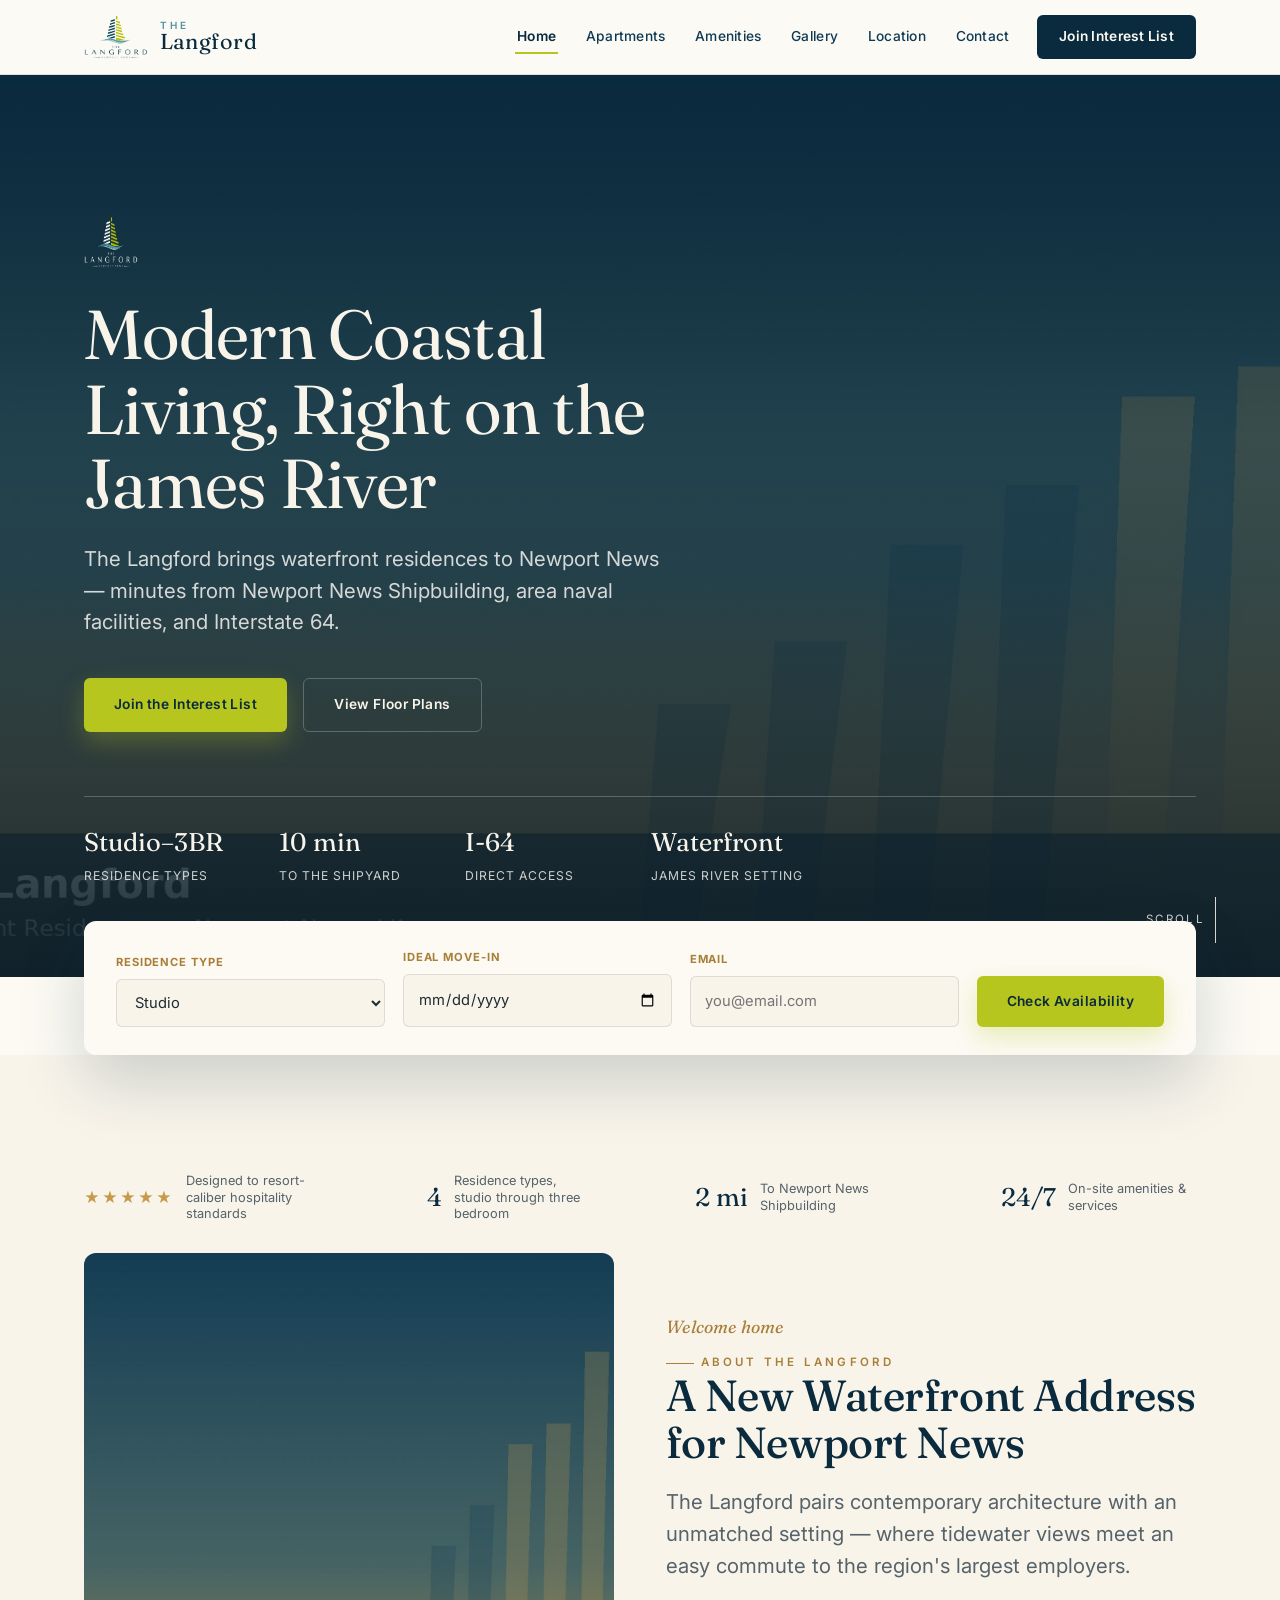
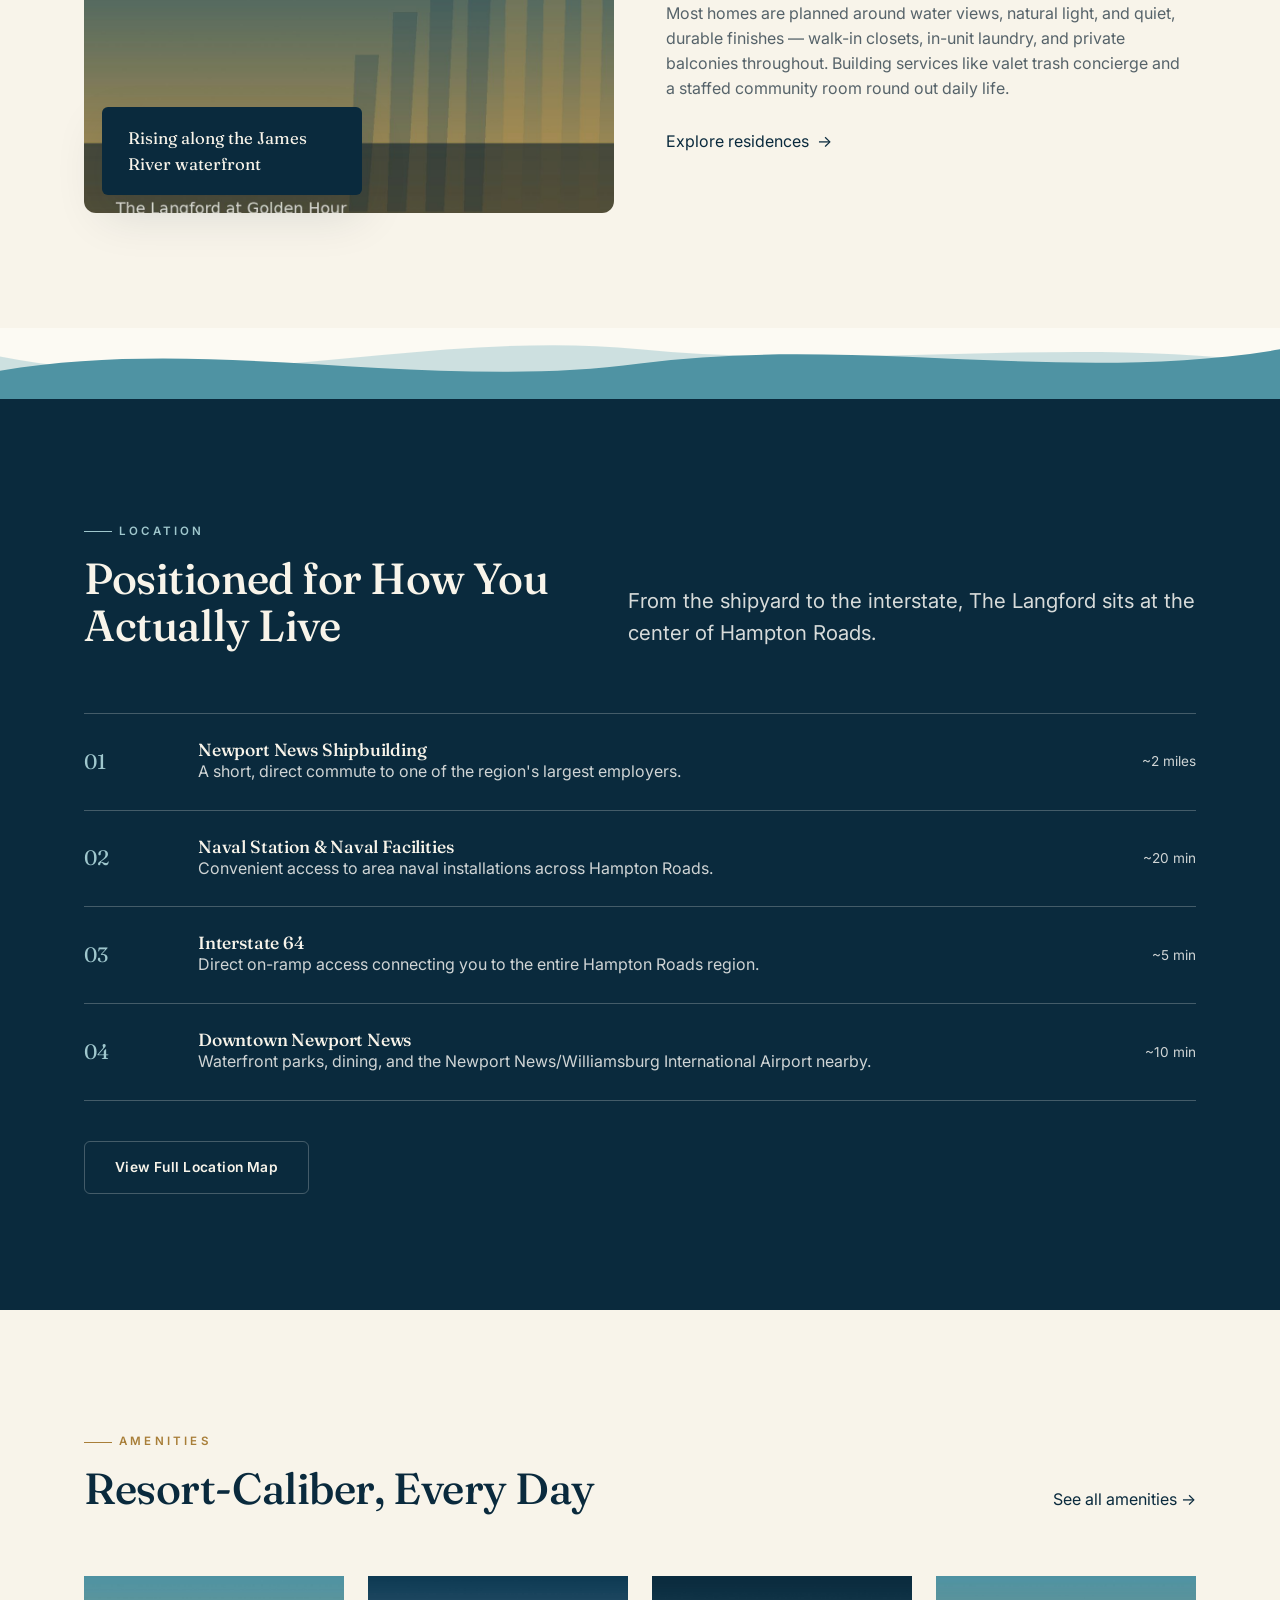
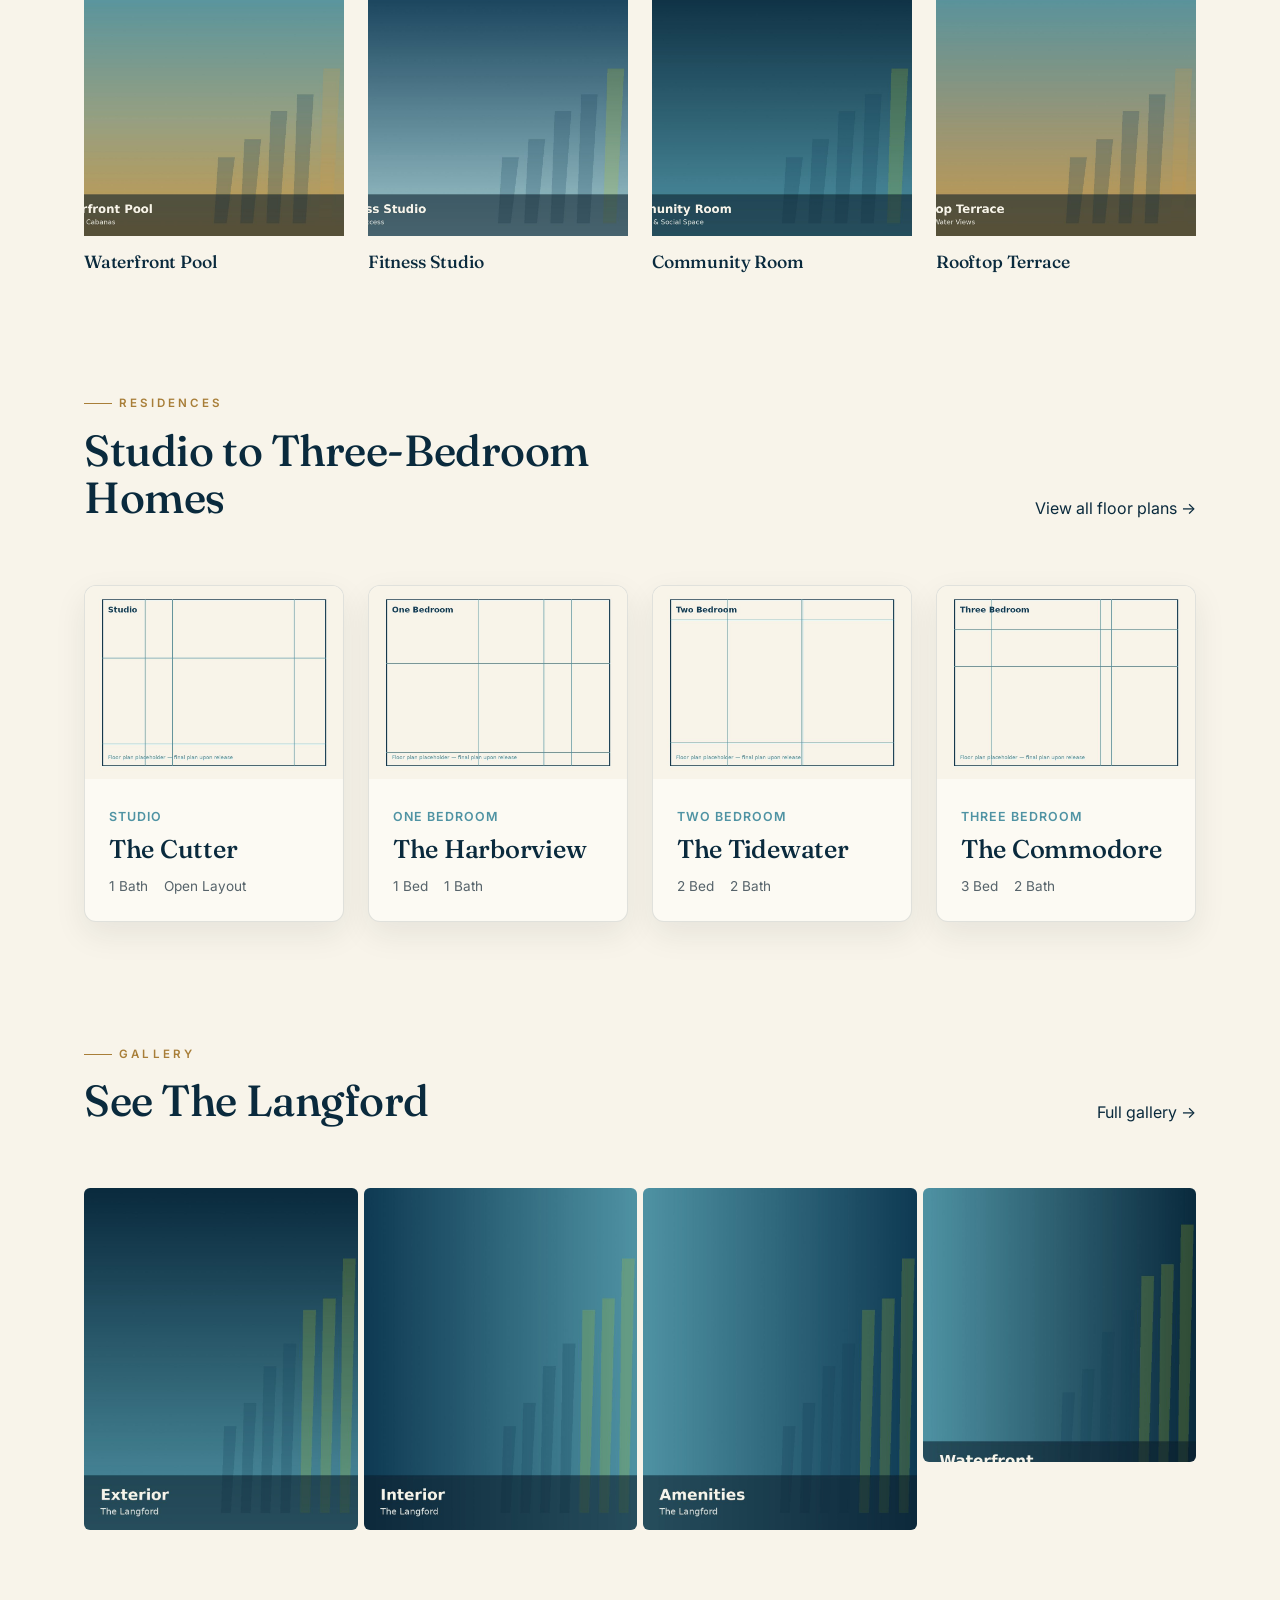
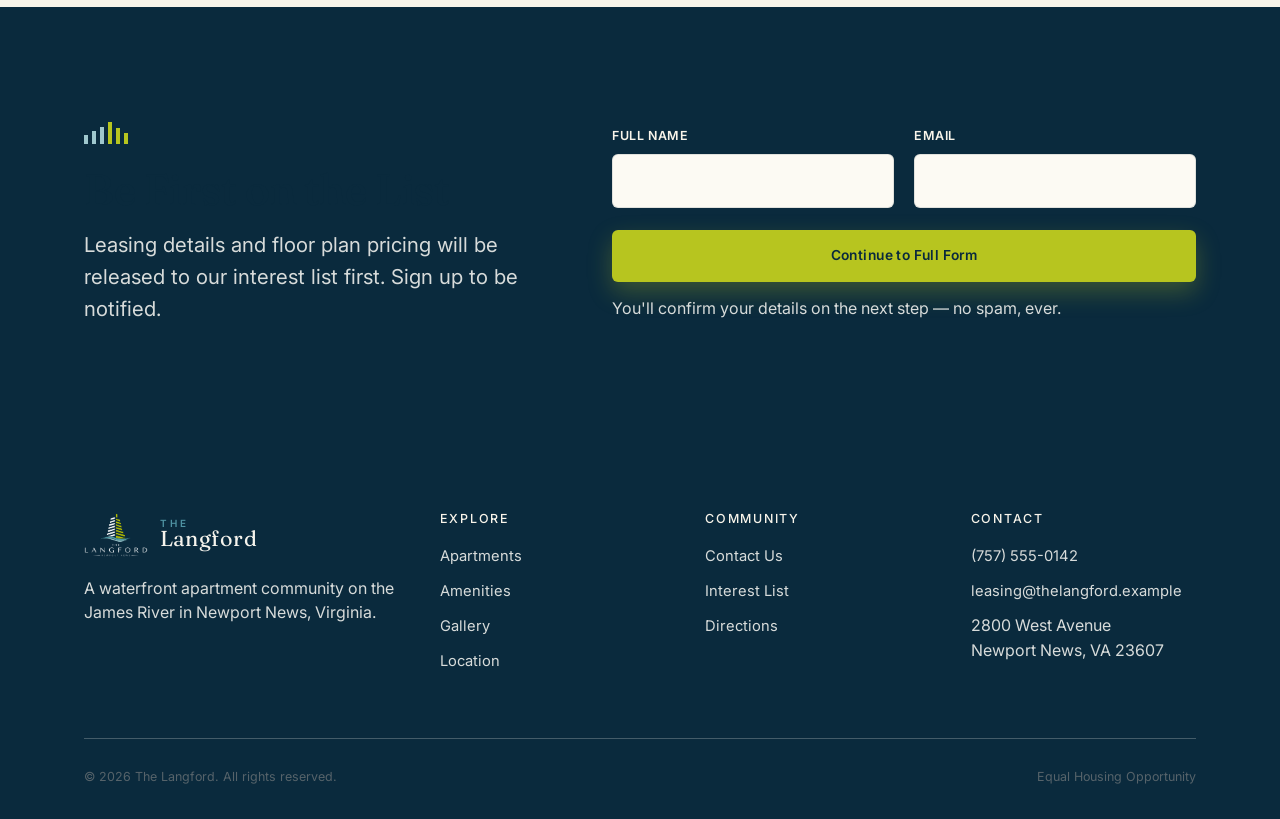
<file: langford/index.html>
<!DOCTYPE html>
<html lang="en">
<head>
<meta charset="UTF-8">
<meta name="viewport" content="width=device-width, initial-scale=1.0">
<title>The Langford | Waterfront Apartments in Newport News, VA</title>
<meta name="description" content="The Langford is a waterfront apartment community in Newport News, VA, minutes from Newport News Shipbuilding and I-64. Studio to three-bedroom residences now taking interest list signups.">
<link rel="canonical" href="https://www.thelangfordnn.example/">
<meta property="og:type" content="website">
<meta property="og:title" content="The Langford | Waterfront Apartments in Newport News, VA">
<meta property="og:description" content="Modern coastal living on the James River. Studio to three-bedroom residences in Newport News, Virginia.">
<meta property="og:image" content="https://www.thelangfordnn.example/assets/img/og-share.jpg">
<meta property="og:url" content="https://www.thelangfordnn.example/">
<meta name="twitter:card" content="summary_large_image">
<link rel="icon" href="assets/img/logo.png">
<link rel="preconnect" href="https://fonts.googleapis.com">
<link rel="preconnect" href="https://fonts.gstatic.com" crossorigin>
<link rel="stylesheet" href="css/base.css">
<link rel="stylesheet" href="css/layout.css">
<link rel="stylesheet" href="css/components.css">
<link rel="stylesheet" href="css/pages.css">
<script type="application/ld+json">
{
  "@context": "https://schema.org",
  "@type": "ApartmentComplex",
  "name": "The Langford",
  "description": "Waterfront apartment community in Newport News, Virginia offering studio, one, two, and three bedroom residences.",
  "address": {
    "@type": "PostalAddress",
    "streetAddress": "2800 West Avenue",
    "addressLocality": "Newport News",
    "addressRegion": "VA",
    "postalCode": "23607",
    "addressCountry": "US"
  },
  "telephone": "+1-757-555-0142"
}
</script>
</head>
<body>
<a class="skip-link" href="#main">Skip to content</a>

<header class="site-header">
  <div class="container header-inner">
    <a href="index.html" class="brand">
      <img src="assets/img/logo.png" alt="The Langford logo" width="46" height="46">
      <span class="brand-text"><span class="brand-the">The</span><span class="brand-name">Langford</span></span>
    </a>
    <button class="nav-toggle" aria-expanded="false" aria-controls="main-nav" aria-label="Toggle navigation menu">
      <span></span><span></span><span></span>
    </button>
    <nav class="main-nav" id="main-nav" aria-label="Primary">
      <a href="index.html" aria-current="page">Home</a>
      <a href="apartments.html">Apartments</a>
      <a href="amenities.html">Amenities</a>
      <a href="gallery.html">Gallery</a>
      <a href="location.html">Location</a>
      <a href="contact.html">Contact</a>
      <a href="contact.html#interest-form" class="nav-cta">Join Interest List</a>
    </nav>
  </div>
</header>

<main id="main">

  <!-- Hero -->
  <section class="hero">
    <div class="hero-media">
      <img src="assets/img/hero-home.jpg" alt="The Langford waterfront residence tower on the James River at dusk" fetchpriority="high">
    </div>
    <div class="container hero-inner">
      <div class="hero-badge">
        <img src="assets/img/logo-white.png" alt="" width="54" height="54">
      </div>
      <h1>Modern Coastal Living, Right on the James River</h1>
      <p class="lede">The Langford brings waterfront residences to Newport News — minutes from Newport News Shipbuilding, area naval facilities, and Interstate 64.</p>
      <div class="hero-actions">
        <a href="contact.html#interest-form" class="btn btn-primary">Join the Interest List</a>
        <a href="apartments.html" class="btn btn-outline">View Floor Plans</a>
      </div>
      <div class="hero-meta">
        <div><span class="num">Studio&ndash;3BR</span><span class="label">Residence Types</span></div>
        <div><span class="num">10 min</span><span class="label">To the Shipyard</span></div>
        <div><span class="num">I&#8209;64</span><span class="label">Direct Access</span></div>
        <div><span class="num">Waterfront</span><span class="label">James River Setting</span></div>
      </div>
    </div>
    <div class="scroll-cue"><span>Scroll</span><span class="line"></span></div>
  </section>

  <!-- Booking-style inquiry widget, overlapping hero -->
  <div class="container" style="position:relative; z-index:20;">
    <div class="booking-widget reveal" style="margin-top:-56px;">
      <div class="bw-field">
        <label for="bw-type">Residence Type</label>
        <select id="bw-type" name="type">
          <option>Studio</option>
          <option>One Bedroom</option>
          <option>Two Bedroom</option>
          <option>Three Bedroom</option>
        </select>
      </div>
      <div class="bw-field">
        <label for="bw-date">Ideal Move-In</label>
        <input type="date" id="bw-date" name="date">
      </div>
      <div class="bw-field">
        <label for="bw-contact">Email</label>
        <input type="email" id="bw-contact" name="email" placeholder="you@email.com">
      </div>
      <a href="contact.html#interest-form" class="btn btn-primary">Check Availability</a>
    </div>
  </div>

  <!-- Trust strip -->
  <section class="section-off" style="padding-top:88px;">
    <div class="container trust-strip">
      <div class="trust-item">
        <span class="stars">&#9733;&#9733;&#9733;&#9733;&#9733;</span>
        <span class="trust-label">Designed to resort-caliber hospitality standards</span>
      </div>
      <div class="trust-item">
        <span class="trust-figure">4</span>
        <span class="trust-label">Residence types, studio through three bedroom</span>
      </div>
      <div class="trust-item">
        <span class="trust-figure">2 mi</span>
        <span class="trust-label">To Newport News Shipbuilding</span>
      </div>
      <div class="trust-item">
        <span class="trust-figure">24/7</span>
        <span class="trust-label">On-site amenities &amp; services</span>
      </div>
    </div>
  </section>

  <!-- About -->
  <section class="section section-off" style="padding-top:0;">
    <div class="container grid-2">
      <div class="about-media reveal">
        <img src="assets/img/about-building.jpg" alt="Exterior view of The Langford apartment building" loading="lazy">
        <div class="media-tag">Rising along the James River waterfront</div>
      </div>
      <div class="reveal">
        <span class="script-accent">Welcome home</span>
        <span class="eyebrow">About The Langford</span>
        <h2>A New Waterfront Address for Newport News</h2>
        <p class="lede" style="margin-top:20px;">The Langford pairs contemporary architecture with an unmatched setting — where tidewater views meet an easy commute to the region's largest employers.</p>
        <p style="margin-top:20px; max-width:52ch;">Most homes are planned around water views, natural light, and quiet, durable finishes — walk-in closets, in-unit laundry, and private balconies throughout. Building services like valet trash concierge and a staffed community room round out daily life.</p>
        <a href="apartments.html" class="btn-ghost" style="margin-top:28px; display:inline-flex;">Explore residences <span class="arrow">&rarr;</span></a>
      </div>
    </div>
  </section>

  <div class="wave-divider" aria-hidden="true">
    <svg viewBox="0 0 1440 80" preserveAspectRatio="none">
      <path fill="#9FC7CD" opacity="0.5" d="M0,32 C240,80 480,0 720,24 C960,48 1200,8 1440,40 L1440,80 L0,80 Z"></path>
      <path fill="#4F93A3" d="M0,48 C240,8 480,72 720,40 C960,8 1200,64 1440,24 L1440,80 L0,80 Z"></path>
    </svg>
  </div>

  <!-- Location advantages -->
  <section class="section section-navy">
    <div class="container">
      <div class="section-head">
        <div class="heading-group">
          <span class="eyebrow" style="color:var(--teal-300);">Location</span>
          <h2>Positioned for How You Actually Live</h2>
        </div>
        <p class="lede" style="color:rgba(251,250,246,0.85);">From the shipyard to the interstate, The Langford sits at the center of Hampton Roads.</p>
      </div>
      <div class="advantage-list reveal-stagger">
        <div class="advantage-item reveal" style="--i:0; border-color: var(--line-light);">
          <span class="adv-index">01</span>
          <div><h4 style="color:var(--off-white);">Newport News Shipbuilding</h4><p>A short, direct commute to one of the region's largest employers.</p></div>
          <span class="adv-dist">~2 miles</span>
        </div>
        <div class="advantage-item reveal" style="--i:1; border-color: var(--line-light);">
          <span class="adv-index">02</span>
          <div><h4 style="color:var(--off-white);">Naval Station &amp; Naval Facilities</h4><p>Convenient access to area naval installations across Hampton Roads.</p></div>
          <span class="adv-dist">~20 min</span>
        </div>
        <div class="advantage-item reveal" style="--i:2; border-color: var(--line-light);">
          <span class="adv-index">03</span>
          <div><h4 style="color:var(--off-white);">Interstate 64</h4><p>Direct on-ramp access connecting you to the entire Hampton Roads region.</p></div>
          <span class="adv-dist">~5 min</span>
        </div>
        <div class="advantage-item reveal" style="--i:3; border-color: var(--line-light); border-bottom-color: var(--line-light);">
          <span class="adv-index">04</span>
          <div><h4 style="color:var(--off-white);">Downtown Newport News</h4><p>Waterfront parks, dining, and the Newport News/Williamsburg International Airport nearby.</p></div>
          <span class="adv-dist">~10 min</span>
        </div>
      </div>
      <a href="location.html" class="btn btn-outline" style="margin-top:40px;">View Full Location Map</a>
    </div>
  </section>

  <!-- Amenities preview -->
  <section class="section section-off">
    <div class="container">
      <div class="section-head">
        <div class="heading-group">
          <span class="eyebrow">Amenities</span>
          <h2>Resort-Caliber, Every Day</h2>
        </div>
        <a href="amenities.html" class="btn-ghost">See all amenities <span class="arrow">&rarr;</span></a>
      </div>
      <div class="grid-4 reveal-stagger">
        <div class="reveal" style="--i:0;"><div class="preview-media" style="aspect-ratio:1/1;"><img src="assets/img/amenity-pool.jpg" alt="Waterfront pool and sundeck at The Langford" loading="lazy"></div><h4 style="margin-top:16px;">Waterfront Pool</h4></div>
        <div class="reveal" style="--i:1;"><div class="preview-media" style="aspect-ratio:1/1;"><img src="assets/img/amenity-fitness.jpg" alt="Fitness studio at The Langford" loading="lazy"></div><h4 style="margin-top:16px;">Fitness Studio</h4></div>
        <div class="reveal" style="--i:2;"><div class="preview-media" style="aspect-ratio:1/1;"><img src="assets/img/amenity-lounge.jpg" alt="Community room at The Langford" loading="lazy"></div><h4 style="margin-top:16px;">Community Room</h4></div>
        <div class="reveal" style="--i:3;"><div class="preview-media" style="aspect-ratio:1/1;"><img src="assets/img/amenity-rooftop.jpg" alt="Rooftop terrace at The Langford" loading="lazy"></div><h4 style="margin-top:16px;">Rooftop Terrace</h4></div>
      </div>
    </div>
  </section>

  <!-- Apartment previews -->
  <section class="section section-off" style="padding-top:0;">
    <div class="container">
      <div class="section-head">
        <div class="heading-group">
          <span class="eyebrow">Residences</span>
          <h2>Studio to Three-Bedroom Homes</h2>
        </div>
        <a href="apartments.html" class="btn-ghost">View all floor plans <span class="arrow">&rarr;</span></a>
      </div>
      <div class="grid-4 reveal-stagger">
        <div class="preview-card reveal" style="--i:0;">
          <div class="preview-media"><img src="assets/img/plan-studio.jpg" alt="Studio floor plan placeholder" loading="lazy"></div>
          <div class="preview-body">
            <span class="preview-type">Studio</span>
            <h3>The Cutter</h3>
            <div class="preview-specs"><span>1 Bath</span><span>Open Layout</span></div>
          </div>
        </div>
        <div class="preview-card reveal" style="--i:1;">
          <div class="preview-media"><img src="assets/img/plan-1br.jpg" alt="One bedroom floor plan placeholder" loading="lazy"></div>
          <div class="preview-body">
            <span class="preview-type">One Bedroom</span>
            <h3>The Harborview</h3>
            <div class="preview-specs"><span>1 Bed</span><span>1 Bath</span></div>
          </div>
        </div>
        <div class="preview-card reveal" style="--i:2;">
          <div class="preview-media"><img src="assets/img/plan-2br.jpg" alt="Two bedroom floor plan placeholder" loading="lazy"></div>
          <div class="preview-body">
            <span class="preview-type">Two Bedroom</span>
            <h3>The Tidewater</h3>
            <div class="preview-specs"><span>2 Bed</span><span>2 Bath</span></div>
          </div>
        </div>
        <div class="preview-card reveal" style="--i:3;">
          <div class="preview-media"><img src="assets/img/plan-3br.jpg" alt="Three bedroom floor plan placeholder" loading="lazy"></div>
          <div class="preview-body">
            <span class="preview-type">Three Bedroom</span>
            <h3>The Commodore</h3>
            <div class="preview-specs"><span>3 Bed</span><span>2 Bath</span></div>
          </div>
        </div>
      </div>
    </div>
  </section>

  <!-- Gallery teaser -->
  <section class="section-tight section-off" style="padding-top:0;">
    <div class="container">
      <div class="section-head">
        <div class="heading-group">
          <span class="eyebrow">Gallery</span>
          <h2>See The Langford</h2>
        </div>
        <a href="gallery.html" class="btn-ghost">Full gallery <span class="arrow">&rarr;</span></a>
      </div>
      <div class="gallery-grid" style="grid-template-columns:repeat(4,1fr);">
        <div class="gallery-item reveal" style="--i:0;"><img src="assets/img/gal-ext-1.jpg" alt="Exterior of The Langford" loading="lazy"></div>
        <div class="gallery-item reveal" style="--i:1;"><img src="assets/img/gal-int-1.jpg" alt="Interior residence at The Langford" loading="lazy"></div>
        <div class="gallery-item reveal" style="--i:2;"><img src="assets/img/gal-amenity-1.jpg" alt="Amenity space at The Langford" loading="lazy"></div>
        <div class="gallery-item reveal" style="--i:3;"><img src="assets/img/gal-water-1.jpg" alt="Waterfront view near The Langford" loading="lazy"></div>
      </div>
    </div>
  </section>

  <!-- Interest list CTA -->
  <section class="section interest-band" id="interest">
    <div class="container">
      <div class="grid-2">
        <div class="reveal">
          <div class="skyline-rule" aria-hidden="true"><span></span><span></span><span></span><span></span><span></span><span></span></div>
          <h2 style="margin-top:22px;">Be First on the List</h2>
          <p class="lede" style="color:rgba(251,250,246,0.85); margin-top:16px;">Leasing details and floor plan pricing will be released to our interest list first. Sign up to be notified.</p>
        </div>
        <div class="reveal">
          <div class="form-row">
            <div class="form-field">
              <label for="home-name">Full name</label>
              <input type="text" id="home-name" name="name" autocomplete="name">
            </div>
            <div class="form-field">
              <label for="home-email">Email</label>
              <input type="email" id="home-email" name="email" autocomplete="email">
            </div>
          </div>
          <a href="contact.html#interest-form" class="btn btn-primary" style="width:100%; justify-content:center;">Continue to Full Form</a>
          <p class="field-hint" style="margin-top:14px; color:rgba(251,250,246,0.85);">You'll confirm your details on the next step — no spam, ever.</p>
        </div>
      </div>
    </div>
  </section>

</main>

<footer class="site-footer">
  <div class="container">
    <div class="footer-grid">
      <div>
        <div class="brand" style="margin-bottom:18px;">
          <img src="assets/img/logo-white.png" alt="The Langford logo" width="40" height="40">
          <span class="brand-text"><span class="brand-the">The</span><span class="brand-name" style="color:#F6F4ED;">Langford</span></span>
        </div>
        <p style="color:rgba(251,250,246,0.85); max-width:32ch;">A waterfront apartment community on the James River in Newport News, Virginia.</p>
      </div>
      <div>
        <h4>Explore</h4>
        <ul>
          <li><a href="apartments.html">Apartments</a></li>
          <li><a href="amenities.html">Amenities</a></li>
          <li><a href="gallery.html">Gallery</a></li>
          <li><a href="location.html">Location</a></li>
        </ul>
      </div>
      <div>
        <h4>Community</h4>
        <ul>
          <li><a href="contact.html">Contact Us</a></li>
          <li><a href="contact.html#interest-form">Interest List</a></li>
          <li><a href="location.html">Directions</a></li>
        </ul>
      </div>
      <div>
        <h4>Contact</h4>
        <ul>
          <li><a href="tel:+17575550142">(757) 555-0142</a></li>
          <li><a href="mailto:leasing@thelangford.example">leasing@thelangford.example</a></li>
          <li>2800 West Avenue<br>Newport News, VA 23607</li>
        </ul>
      </div>
    </div>
    <div class="footer-bottom">
      <p>&copy; <span id="year"></span> The Langford. All rights reserved.</p>
      <p>Equal Housing Opportunity</p>
    </div>
  </div>
</footer>

<script src="js/nav.js" defer></script>
<script src="js/animations.js" defer></script>
<script src="js/main.js" defer></script>
</body>
</html>
</file>
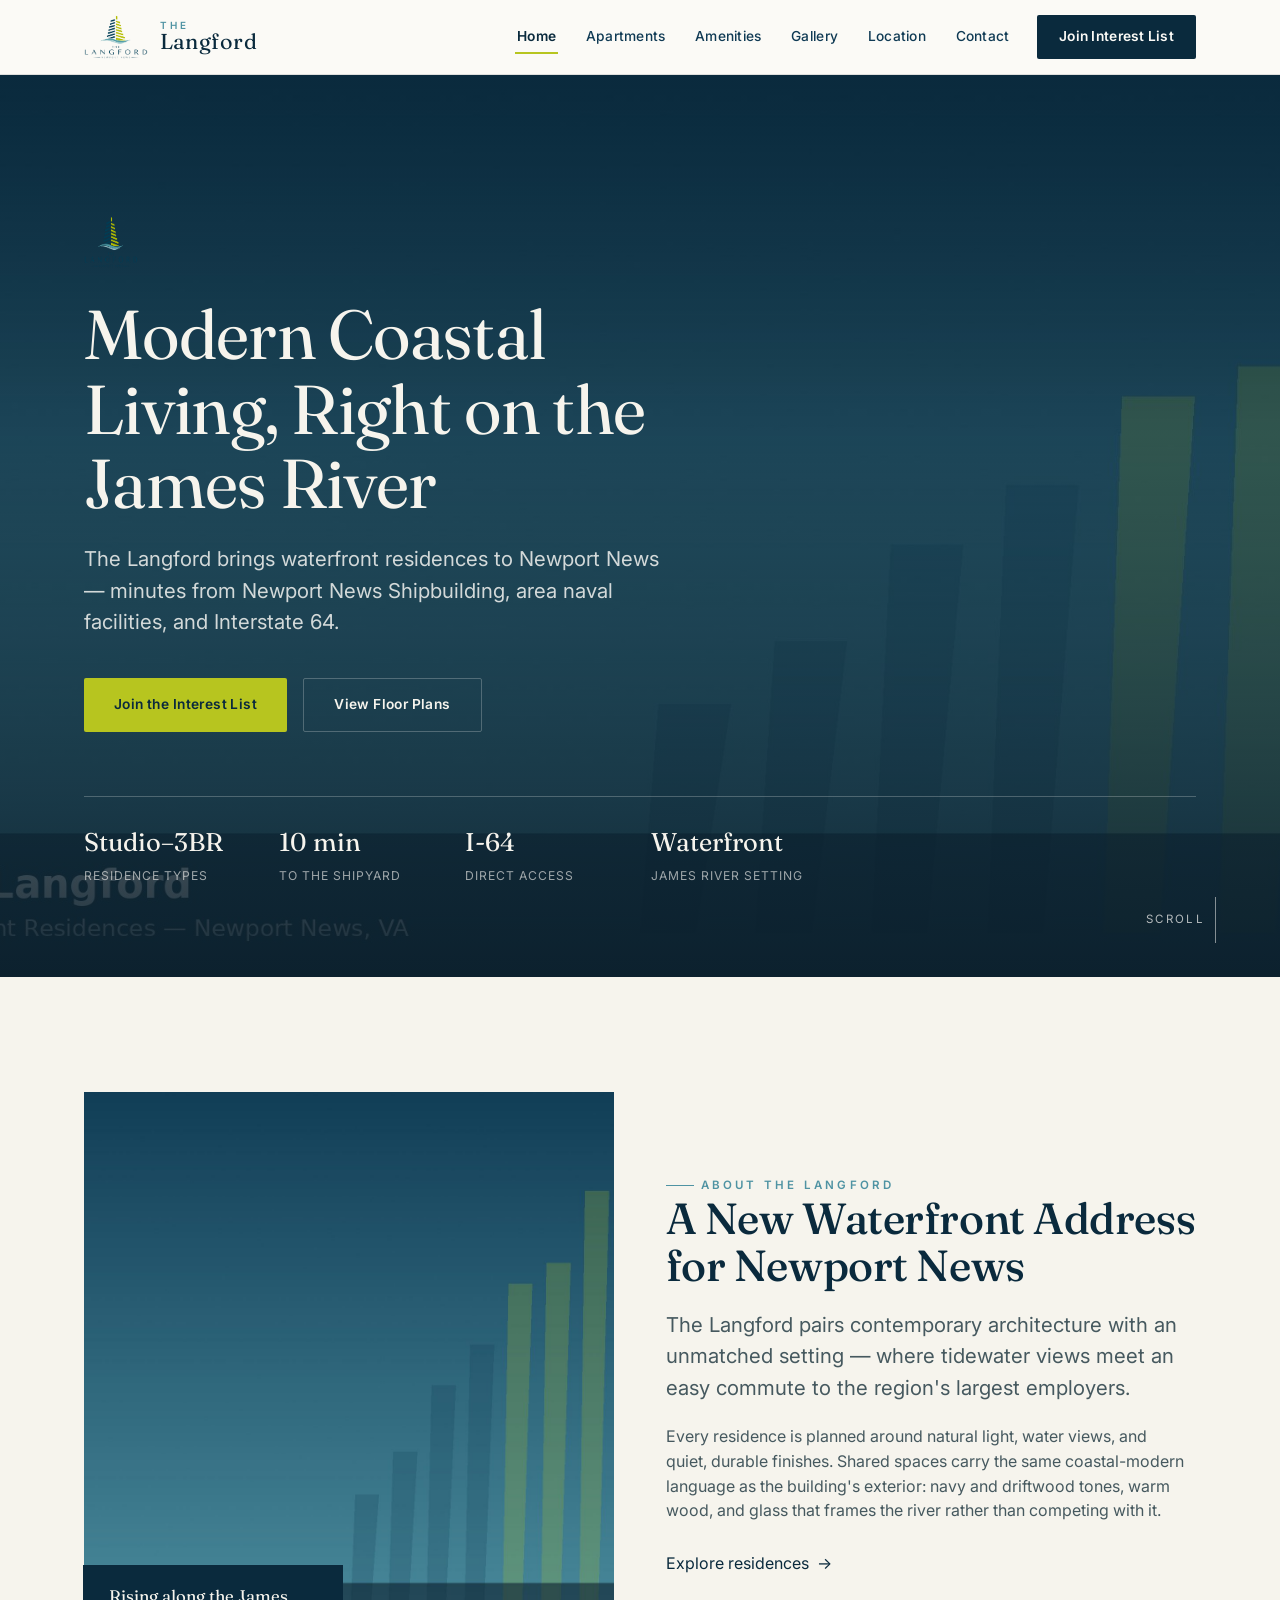
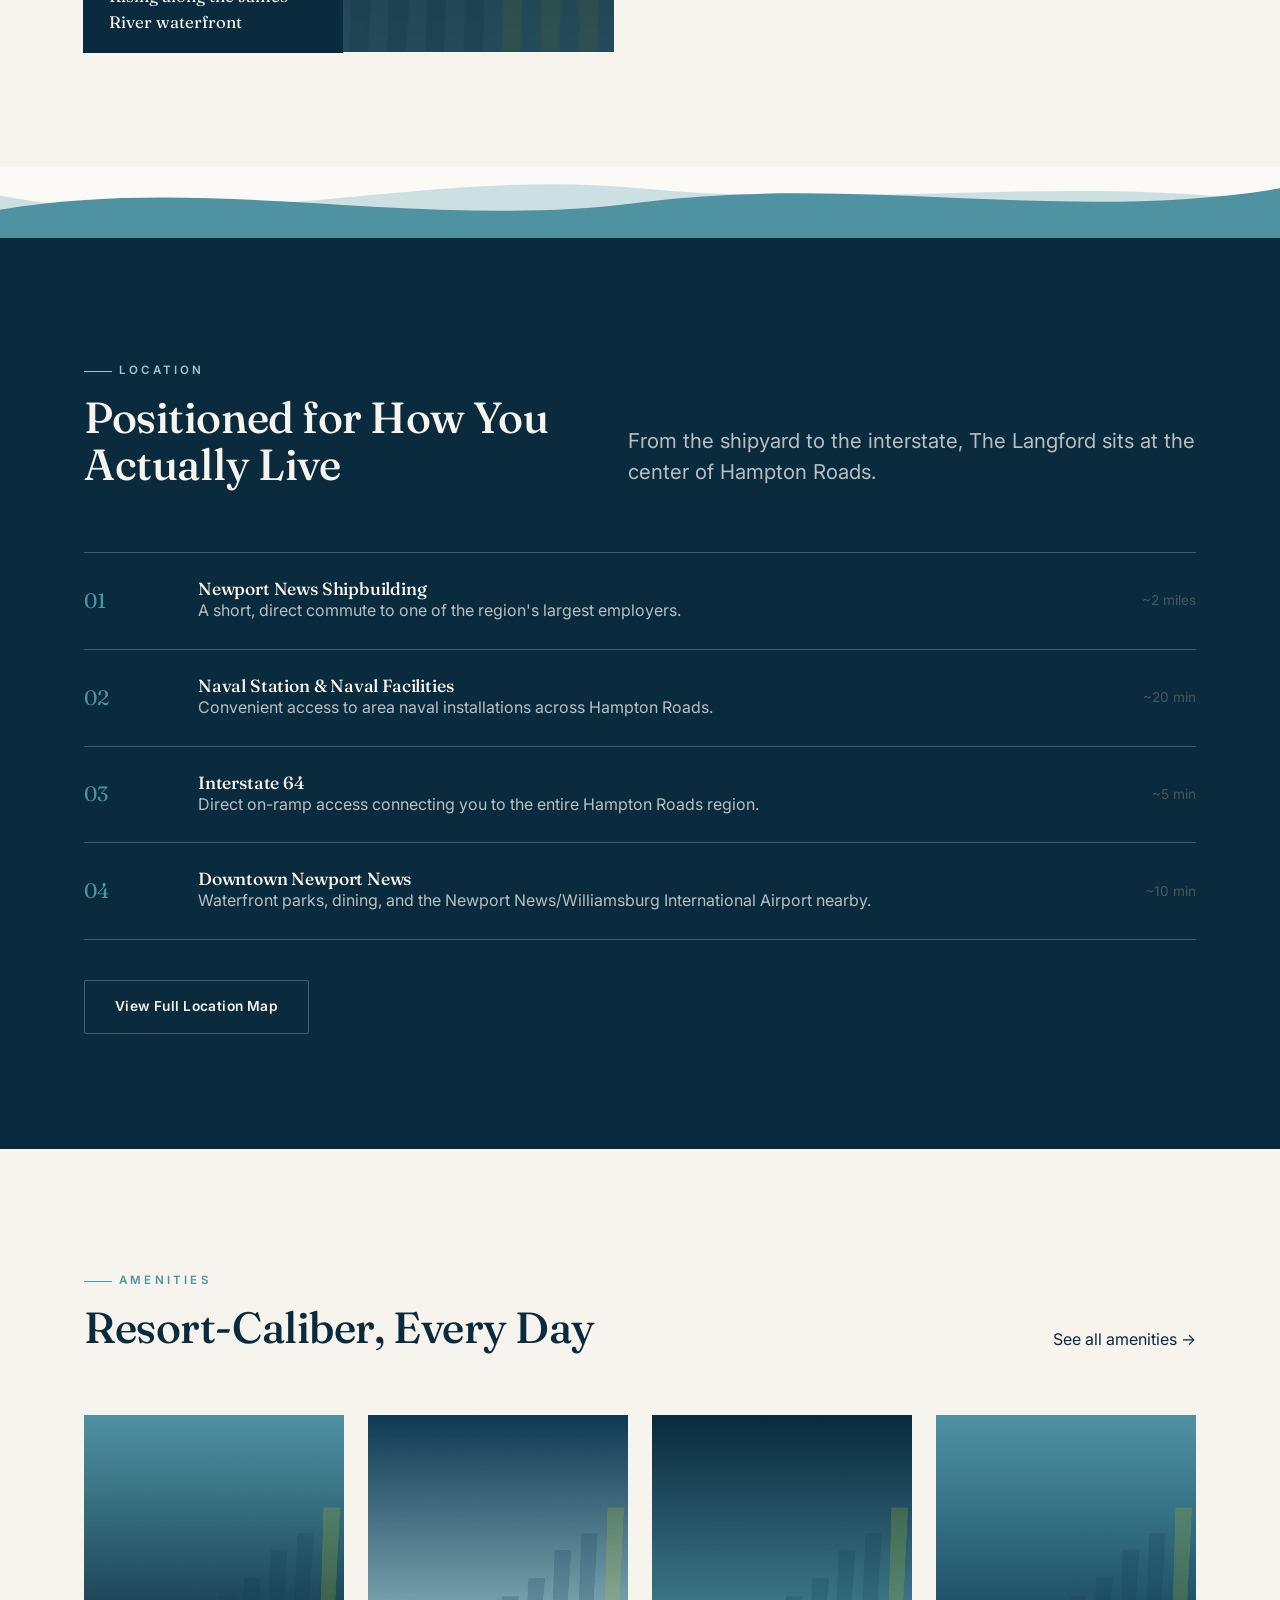
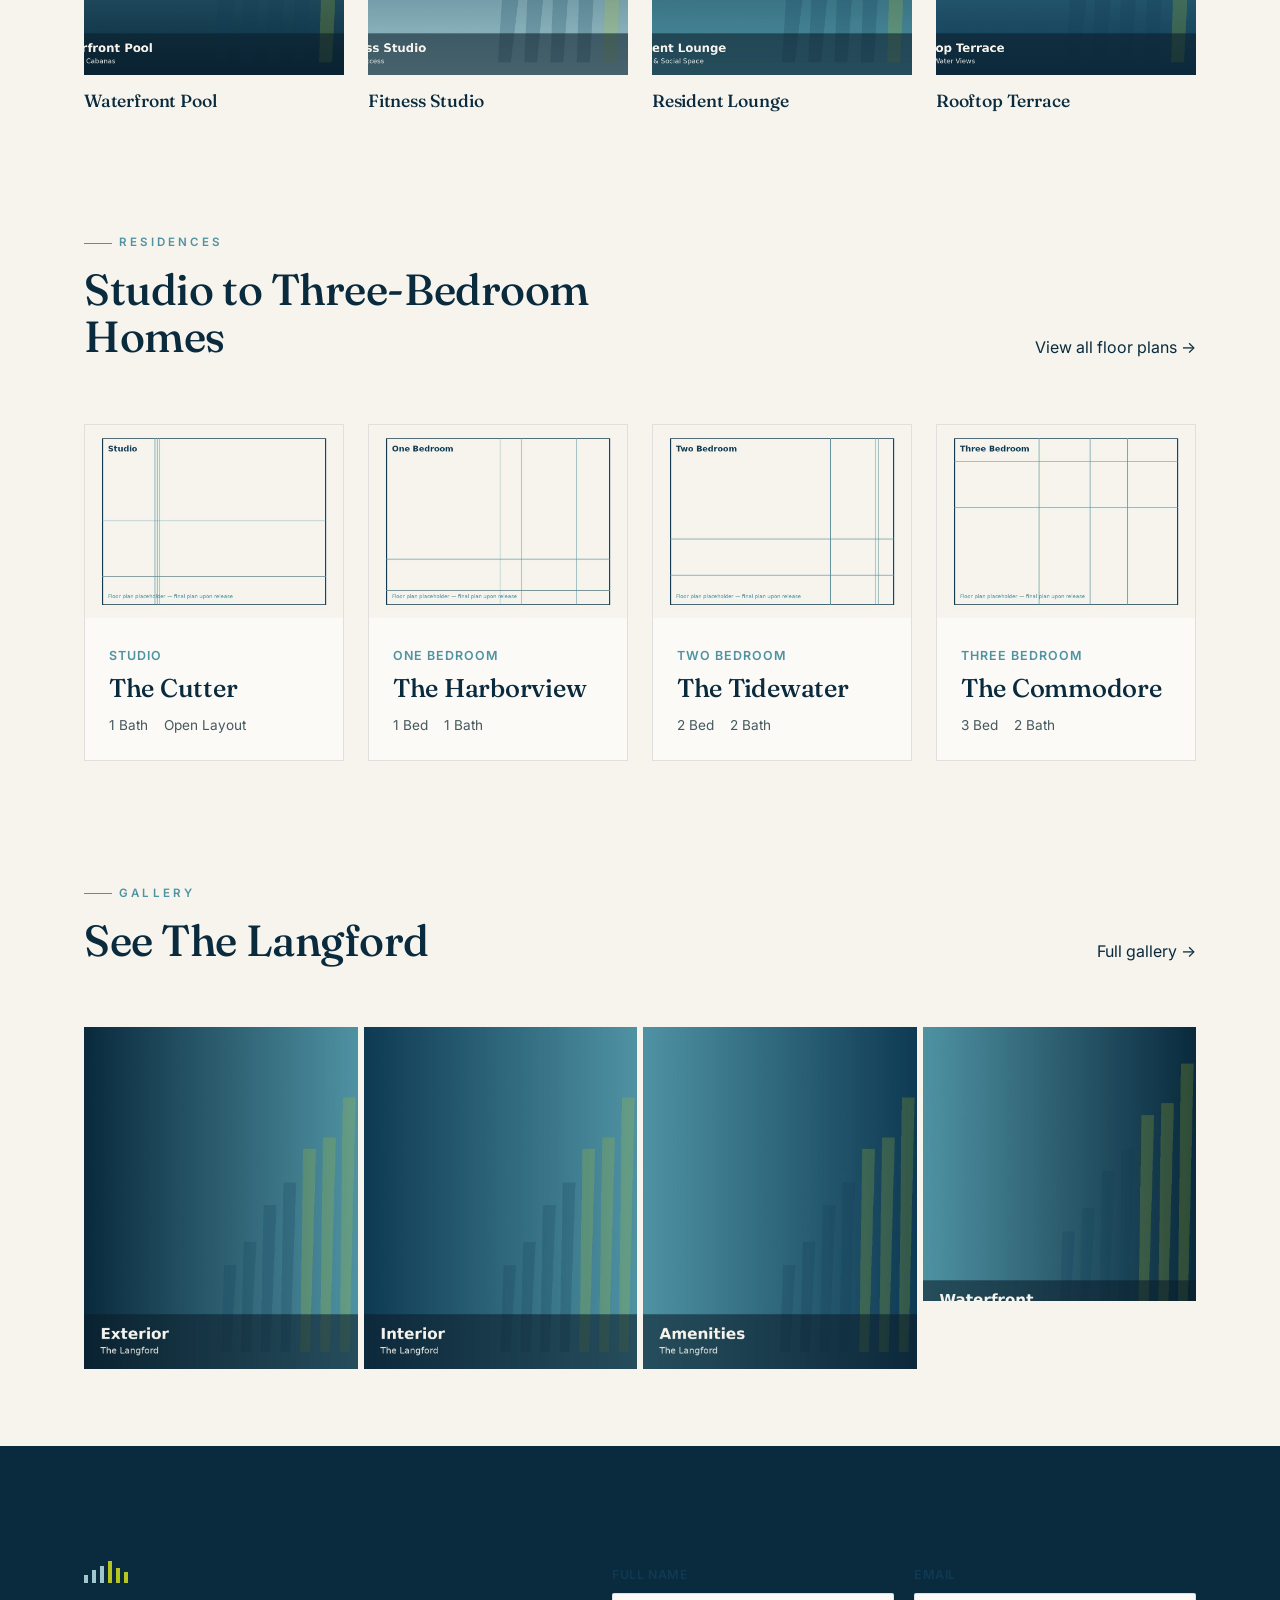
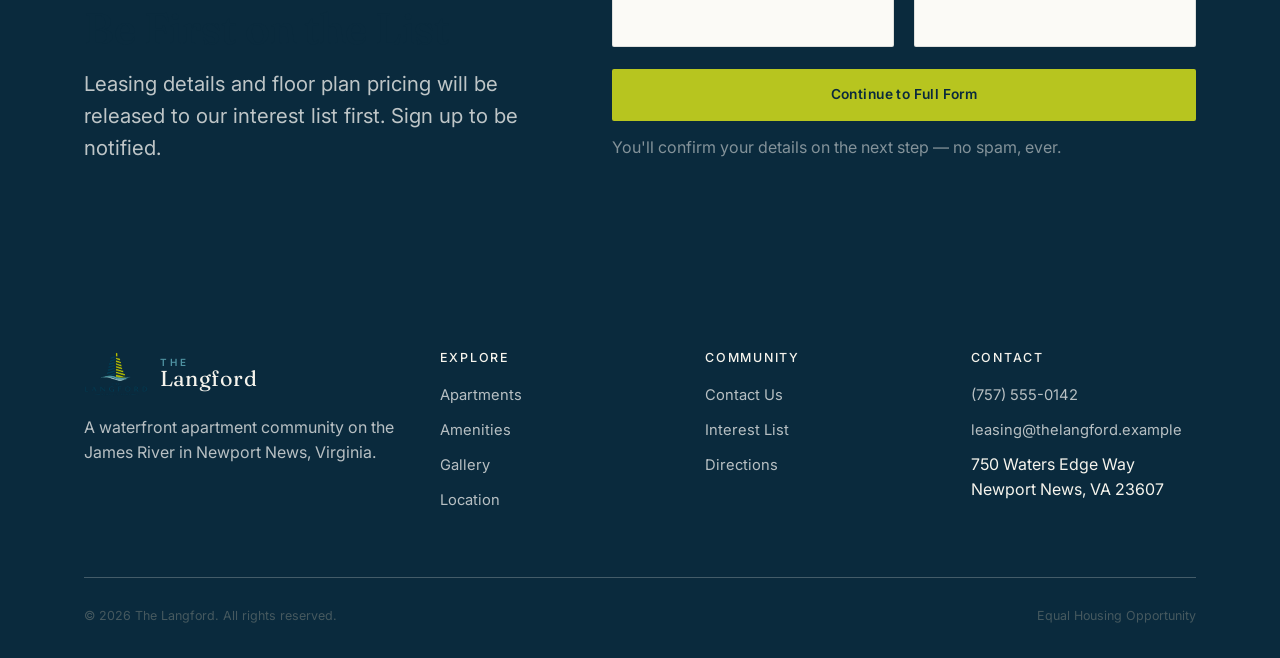
<file: root/index.html>
<!DOCTYPE html>
<html lang="en">
<head>
<meta charset="UTF-8">
<meta name="viewport" content="width=device-width, initial-scale=1.0">
<title>The Langford | Waterfront Apartments in Newport News, VA</title>
<meta name="description" content="The Langford is a waterfront apartment community in Newport News, VA, minutes from Newport News Shipbuilding and I-64. Studio to three-bedroom residences now taking interest list signups.">
<link rel="canonical" href="https://www.thelangfordnn.example/">
<meta property="og:type" content="website">
<meta property="og:title" content="The Langford | Waterfront Apartments in Newport News, VA">
<meta property="og:description" content="Modern coastal living on the James River. Studio to three-bedroom residences in Newport News, Virginia.">
<meta property="og:image" content="https://www.thelangfordnn.example/assets/img/og-share.jpg">
<meta property="og:url" content="https://www.thelangfordnn.example/">
<meta name="twitter:card" content="summary_large_image">
<link rel="icon" href="assets/img/logo.png">
<link rel="preconnect" href="https://fonts.googleapis.com">
<link rel="preconnect" href="https://fonts.gstatic.com" crossorigin>
<link rel="stylesheet" href="css/base.css">
<link rel="stylesheet" href="css/layout.css">
<link rel="stylesheet" href="css/components.css">
<link rel="stylesheet" href="css/pages.css">
<script type="application/ld+json">
{
  "@context": "https://schema.org",
  "@type": "ApartmentComplex",
  "name": "The Langford",
  "description": "Waterfront apartment community in Newport News, Virginia offering studio, one, two, and three bedroom residences.",
  "address": {
    "@type": "PostalAddress",
    "streetAddress": "750 Waters Edge Way",
    "addressLocality": "Newport News",
    "addressRegion": "VA",
    "postalCode": "23607",
    "addressCountry": "US"
  },
  "telephone": "+1-757-555-0142"
}
</script>
</head>
<body>
<a class="skip-link" href="#main">Skip to content</a>

<header class="site-header">
  <div class="container header-inner">
    <a href="index.html" class="brand">
      <img src="assets/img/logo.png" alt="The Langford logo" width="46" height="46">
      <span class="brand-text"><span class="brand-the">The</span><span class="brand-name">Langford</span></span>
    </a>
    <button class="nav-toggle" aria-expanded="false" aria-controls="main-nav" aria-label="Toggle navigation menu">
      <span></span><span></span><span></span>
    </button>
    <nav class="main-nav" id="main-nav" aria-label="Primary">
      <a href="index.html" aria-current="page">Home</a>
      <a href="apartments.html">Apartments</a>
      <a href="amenities.html">Amenities</a>
      <a href="gallery.html">Gallery</a>
      <a href="location.html">Location</a>
      <a href="contact.html">Contact</a>
      <a href="contact.html#interest-form" class="nav-cta">Join Interest List</a>
    </nav>
  </div>
</header>

<main id="main">

  <!-- Hero -->
  <section class="hero">
    <div class="hero-media">
      <img src="assets/img/hero-home.jpg" alt="The Langford waterfront residence tower on the James River at dusk" fetchpriority="high">
    </div>
    <div class="container hero-inner">
      <div class="hero-badge">
        <img src="assets/img/logo.png" alt="" width="54" height="54">
      </div>
      <h1>Modern Coastal Living, Right on the James River</h1>
      <p class="lede">The Langford brings waterfront residences to Newport News — minutes from Newport News Shipbuilding, area naval facilities, and Interstate 64.</p>
      <div class="hero-actions">
        <a href="contact.html#interest-form" class="btn btn-primary">Join the Interest List</a>
        <a href="apartments.html" class="btn btn-outline">View Floor Plans</a>
      </div>
      <div class="hero-meta">
        <div><span class="num">Studio&ndash;3BR</span><span class="label">Residence Types</span></div>
        <div><span class="num">10 min</span><span class="label">To the Shipyard</span></div>
        <div><span class="num">I&#8209;64</span><span class="label">Direct Access</span></div>
        <div><span class="num">Waterfront</span><span class="label">James River Setting</span></div>
      </div>
    </div>
    <div class="scroll-cue"><span>Scroll</span><span class="line"></span></div>
  </section>

  <!-- About -->
  <section class="section section-off">
    <div class="container grid-2">
      <div class="about-media reveal">
        <img src="assets/img/about-building.jpg" alt="Exterior view of The Langford apartment building" loading="lazy">
        <div class="media-tag">Rising along the James River waterfront</div>
      </div>
      <div class="reveal">
        <span class="eyebrow">About The Langford</span>
        <h2>A New Waterfront Address for Newport News</h2>
        <p class="lede" style="margin-top:20px;">The Langford pairs contemporary architecture with an unmatched setting — where tidewater views meet an easy commute to the region's largest employers.</p>
        <p style="margin-top:20px; max-width:52ch;">Every residence is planned around natural light, water views, and quiet, durable finishes. Shared spaces carry the same coastal-modern language as the building's exterior: navy and driftwood tones, warm wood, and glass that frames the river rather than competing with it.</p>
        <a href="apartments.html" class="btn-ghost" style="margin-top:28px; display:inline-flex;">Explore residences <span class="arrow">&rarr;</span></a>
      </div>
    </div>
  </section>

  <div class="wave-divider" aria-hidden="true">
    <svg viewBox="0 0 1440 80" preserveAspectRatio="none">
      <path fill="#9FC7CD" opacity="0.5" d="M0,32 C240,80 480,0 720,24 C960,48 1200,8 1440,40 L1440,80 L0,80 Z"></path>
      <path fill="#4F93A3" d="M0,48 C240,8 480,72 720,40 C960,8 1200,64 1440,24 L1440,80 L0,80 Z"></path>
    </svg>
  </div>

  <!-- Location advantages -->
  <section class="section section-navy">
    <div class="container">
      <div class="section-head">
        <div class="heading-group">
          <span class="eyebrow" style="color:var(--teal-300);">Location</span>
          <h2>Positioned for How You Actually Live</h2>
        </div>
        <p class="lede" style="color:rgba(251,250,246,0.72);">From the shipyard to the interstate, The Langford sits at the center of Hampton Roads.</p>
      </div>
      <div class="advantage-list reveal-stagger">
        <div class="advantage-item reveal" style="--i:0; border-color: var(--line-light);">
          <span class="adv-index">01</span>
          <div><h4 style="color:var(--off-white);">Newport News Shipbuilding</h4><p>A short, direct commute to one of the region's largest employers.</p></div>
          <span class="adv-dist">~2 miles</span>
        </div>
        <div class="advantage-item reveal" style="--i:1; border-color: var(--line-light);">
          <span class="adv-index">02</span>
          <div><h4 style="color:var(--off-white);">Naval Station &amp; Naval Facilities</h4><p>Convenient access to area naval installations across Hampton Roads.</p></div>
          <span class="adv-dist">~20 min</span>
        </div>
        <div class="advantage-item reveal" style="--i:2; border-color: var(--line-light);">
          <span class="adv-index">03</span>
          <div><h4 style="color:var(--off-white);">Interstate 64</h4><p>Direct on-ramp access connecting you to the entire Hampton Roads region.</p></div>
          <span class="adv-dist">~5 min</span>
        </div>
        <div class="advantage-item reveal" style="--i:3; border-color: var(--line-light); border-bottom-color: var(--line-light);">
          <span class="adv-index">04</span>
          <div><h4 style="color:var(--off-white);">Downtown Newport News</h4><p>Waterfront parks, dining, and the Newport News/Williamsburg International Airport nearby.</p></div>
          <span class="adv-dist">~10 min</span>
        </div>
      </div>
      <a href="location.html" class="btn btn-outline" style="margin-top:40px;">View Full Location Map</a>
    </div>
  </section>

  <!-- Amenities preview -->
  <section class="section section-off">
    <div class="container">
      <div class="section-head">
        <div class="heading-group">
          <span class="eyebrow">Amenities</span>
          <h2>Resort-Caliber, Every Day</h2>
        </div>
        <a href="amenities.html" class="btn-ghost">See all amenities <span class="arrow">&rarr;</span></a>
      </div>
      <div class="grid-4 reveal-stagger">
        <div class="reveal" style="--i:0;"><div class="preview-media" style="aspect-ratio:1/1;"><img src="assets/img/amenity-pool.jpg" alt="Waterfront pool and sundeck at The Langford" loading="lazy"></div><h4 style="margin-top:16px;">Waterfront Pool</h4></div>
        <div class="reveal" style="--i:1;"><div class="preview-media" style="aspect-ratio:1/1;"><img src="assets/img/amenity-fitness.jpg" alt="Fitness studio at The Langford" loading="lazy"></div><h4 style="margin-top:16px;">Fitness Studio</h4></div>
        <div class="reveal" style="--i:2;"><div class="preview-media" style="aspect-ratio:1/1;"><img src="assets/img/amenity-lounge.jpg" alt="Resident lounge at The Langford" loading="lazy"></div><h4 style="margin-top:16px;">Resident Lounge</h4></div>
        <div class="reveal" style="--i:3;"><div class="preview-media" style="aspect-ratio:1/1;"><img src="assets/img/amenity-rooftop.jpg" alt="Rooftop terrace at The Langford" loading="lazy"></div><h4 style="margin-top:16px;">Rooftop Terrace</h4></div>
      </div>
    </div>
  </section>

  <!-- Apartment previews -->
  <section class="section section-off" style="padding-top:0;">
    <div class="container">
      <div class="section-head">
        <div class="heading-group">
          <span class="eyebrow">Residences</span>
          <h2>Studio to Three-Bedroom Homes</h2>
        </div>
        <a href="apartments.html" class="btn-ghost">View all floor plans <span class="arrow">&rarr;</span></a>
      </div>
      <div class="grid-4 reveal-stagger">
        <div class="preview-card reveal" style="--i:0;">
          <div class="preview-media"><img src="assets/img/plan-studio.jpg" alt="Studio floor plan placeholder" loading="lazy"></div>
          <div class="preview-body">
            <span class="preview-type">Studio</span>
            <h3>The Cutter</h3>
            <div class="preview-specs"><span>1 Bath</span><span>Open Layout</span></div>
          </div>
        </div>
        <div class="preview-card reveal" style="--i:1;">
          <div class="preview-media"><img src="assets/img/plan-1br.jpg" alt="One bedroom floor plan placeholder" loading="lazy"></div>
          <div class="preview-body">
            <span class="preview-type">One Bedroom</span>
            <h3>The Harborview</h3>
            <div class="preview-specs"><span>1 Bed</span><span>1 Bath</span></div>
          </div>
        </div>
        <div class="preview-card reveal" style="--i:2;">
          <div class="preview-media"><img src="assets/img/plan-2br.jpg" alt="Two bedroom floor plan placeholder" loading="lazy"></div>
          <div class="preview-body">
            <span class="preview-type">Two Bedroom</span>
            <h3>The Tidewater</h3>
            <div class="preview-specs"><span>2 Bed</span><span>2 Bath</span></div>
          </div>
        </div>
        <div class="preview-card reveal" style="--i:3;">
          <div class="preview-media"><img src="assets/img/plan-3br.jpg" alt="Three bedroom floor plan placeholder" loading="lazy"></div>
          <div class="preview-body">
            <span class="preview-type">Three Bedroom</span>
            <h3>The Commodore</h3>
            <div class="preview-specs"><span>3 Bed</span><span>2 Bath</span></div>
          </div>
        </div>
      </div>
    </div>
  </section>

  <!-- Gallery teaser -->
  <section class="section-tight section-off" style="padding-top:0;">
    <div class="container">
      <div class="section-head">
        <div class="heading-group">
          <span class="eyebrow">Gallery</span>
          <h2>See The Langford</h2>
        </div>
        <a href="gallery.html" class="btn-ghost">Full gallery <span class="arrow">&rarr;</span></a>
      </div>
      <div class="gallery-grid" style="grid-template-columns:repeat(4,1fr);">
        <div class="gallery-item reveal" style="--i:0;"><img src="assets/img/gal-ext-1.jpg" alt="Exterior of The Langford" loading="lazy"></div>
        <div class="gallery-item reveal" style="--i:1;"><img src="assets/img/gal-int-1.jpg" alt="Interior residence at The Langford" loading="lazy"></div>
        <div class="gallery-item reveal" style="--i:2;"><img src="assets/img/gal-amenity-1.jpg" alt="Amenity space at The Langford" loading="lazy"></div>
        <div class="gallery-item reveal" style="--i:3;"><img src="assets/img/gal-water-1.jpg" alt="Waterfront view near The Langford" loading="lazy"></div>
      </div>
    </div>
  </section>

  <!-- Interest list CTA -->
  <section class="section interest-band" id="interest">
    <div class="container">
      <div class="grid-2">
        <div class="reveal">
          <div class="skyline-rule" aria-hidden="true"><span></span><span></span><span></span><span></span><span></span><span></span></div>
          <h2 style="margin-top:22px;">Be First on the List</h2>
          <p class="lede" style="color:rgba(251,250,246,0.75); margin-top:16px;">Leasing details and floor plan pricing will be released to our interest list first. Sign up to be notified.</p>
        </div>
        <div class="reveal">
          <div class="form-row">
            <div class="form-field">
              <label for="home-name">Full name</label>
              <input type="text" id="home-name" name="name" autocomplete="name">
            </div>
            <div class="form-field">
              <label for="home-email">Email</label>
              <input type="email" id="home-email" name="email" autocomplete="email">
            </div>
          </div>
          <a href="contact.html#interest-form" class="btn btn-primary" style="width:100%; justify-content:center;">Continue to Full Form</a>
          <p class="field-hint" style="margin-top:14px; color:rgba(251,250,246,0.5);">You'll confirm your details on the next step — no spam, ever.</p>
        </div>
      </div>
    </div>
  </section>

</main>

<footer class="site-footer">
  <div class="container">
    <div class="footer-grid">
      <div>
        <div class="brand" style="margin-bottom:18px;">
          <img src="assets/img/logo.png" alt="The Langford logo" width="40" height="40">
          <span class="brand-text"><span class="brand-the">The</span><span class="brand-name" style="color:#F6F4ED;">Langford</span></span>
        </div>
        <p style="color:rgba(251,250,246,0.72); max-width:32ch;">A waterfront apartment community on the James River in Newport News, Virginia.</p>
      </div>
      <div>
        <h4>Explore</h4>
        <ul>
          <li><a href="apartments.html">Apartments</a></li>
          <li><a href="amenities.html">Amenities</a></li>
          <li><a href="gallery.html">Gallery</a></li>
          <li><a href="location.html">Location</a></li>
        </ul>
      </div>
      <div>
        <h4>Community</h4>
        <ul>
          <li><a href="contact.html">Contact Us</a></li>
          <li><a href="contact.html#interest-form">Interest List</a></li>
          <li><a href="location.html">Directions</a></li>
        </ul>
      </div>
      <div>
        <h4>Contact</h4>
        <ul>
          <li><a href="tel:+17575550142">(757) 555-0142</a></li>
          <li><a href="mailto:leasing@thelangford.example">leasing@thelangford.example</a></li>
          <li>750 Waters Edge Way<br>Newport News, VA 23607</li>
        </ul>
      </div>
    </div>
    <div class="footer-bottom">
      <p>&copy; <span id="year"></span> The Langford. All rights reserved.</p>
      <p>Equal Housing Opportunity</p>
    </div>
  </div>
</footer>

<script src="js/nav.js" defer></script>
<script src="js/animations.js" defer></script>
<script src="js/main.js" defer></script>
</body>
</html>
</file>
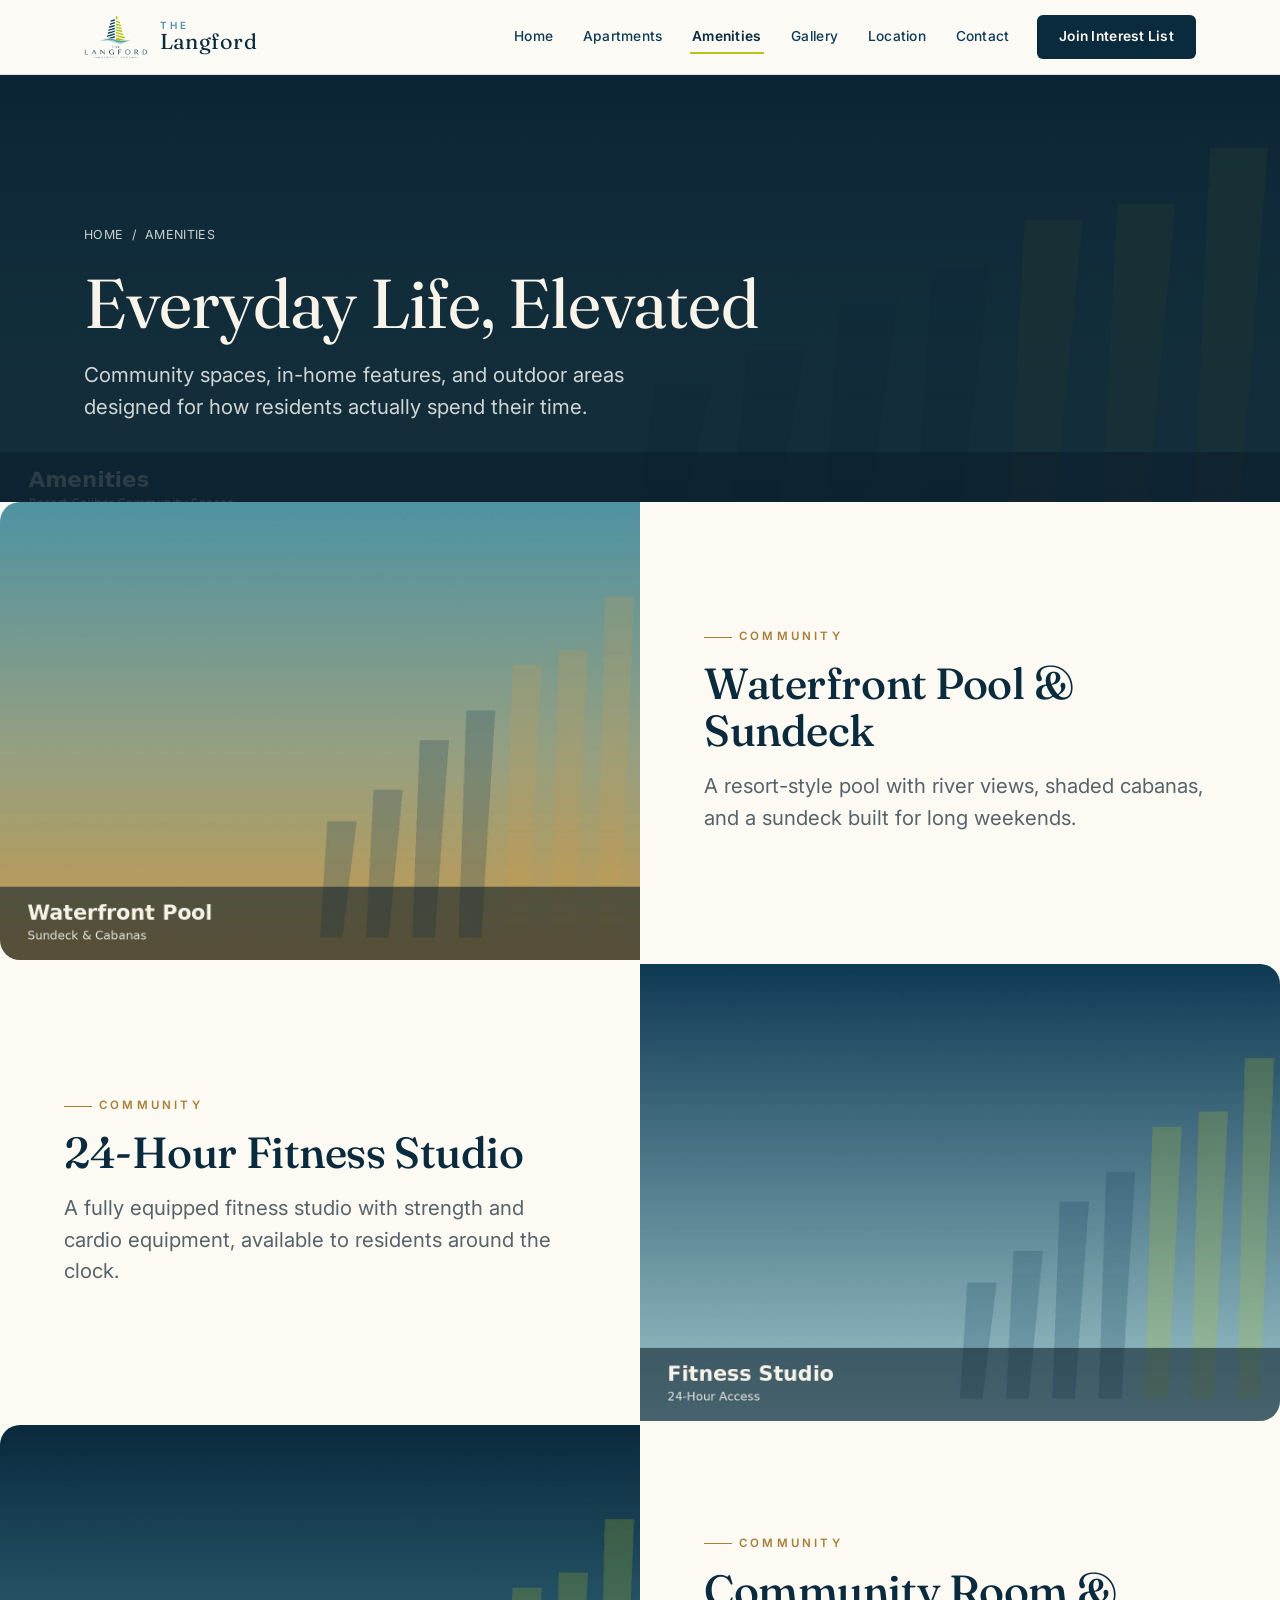
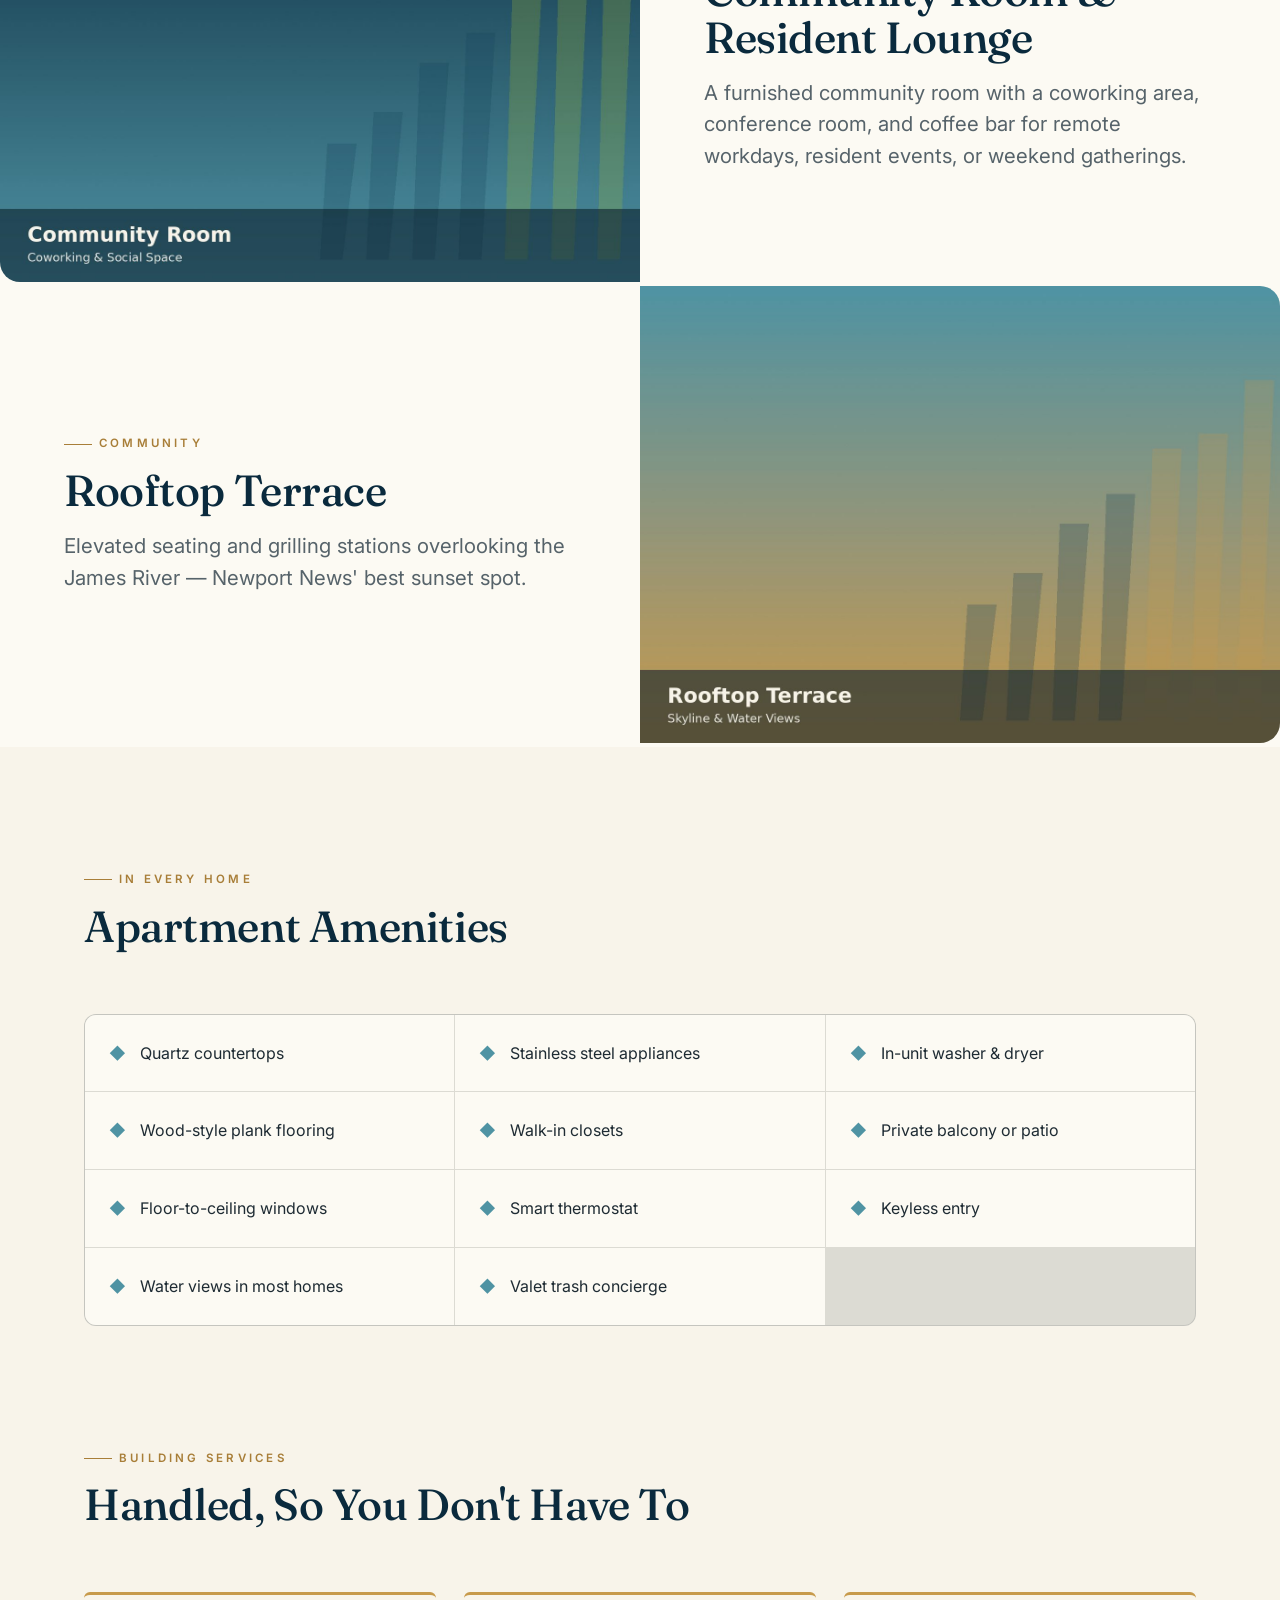
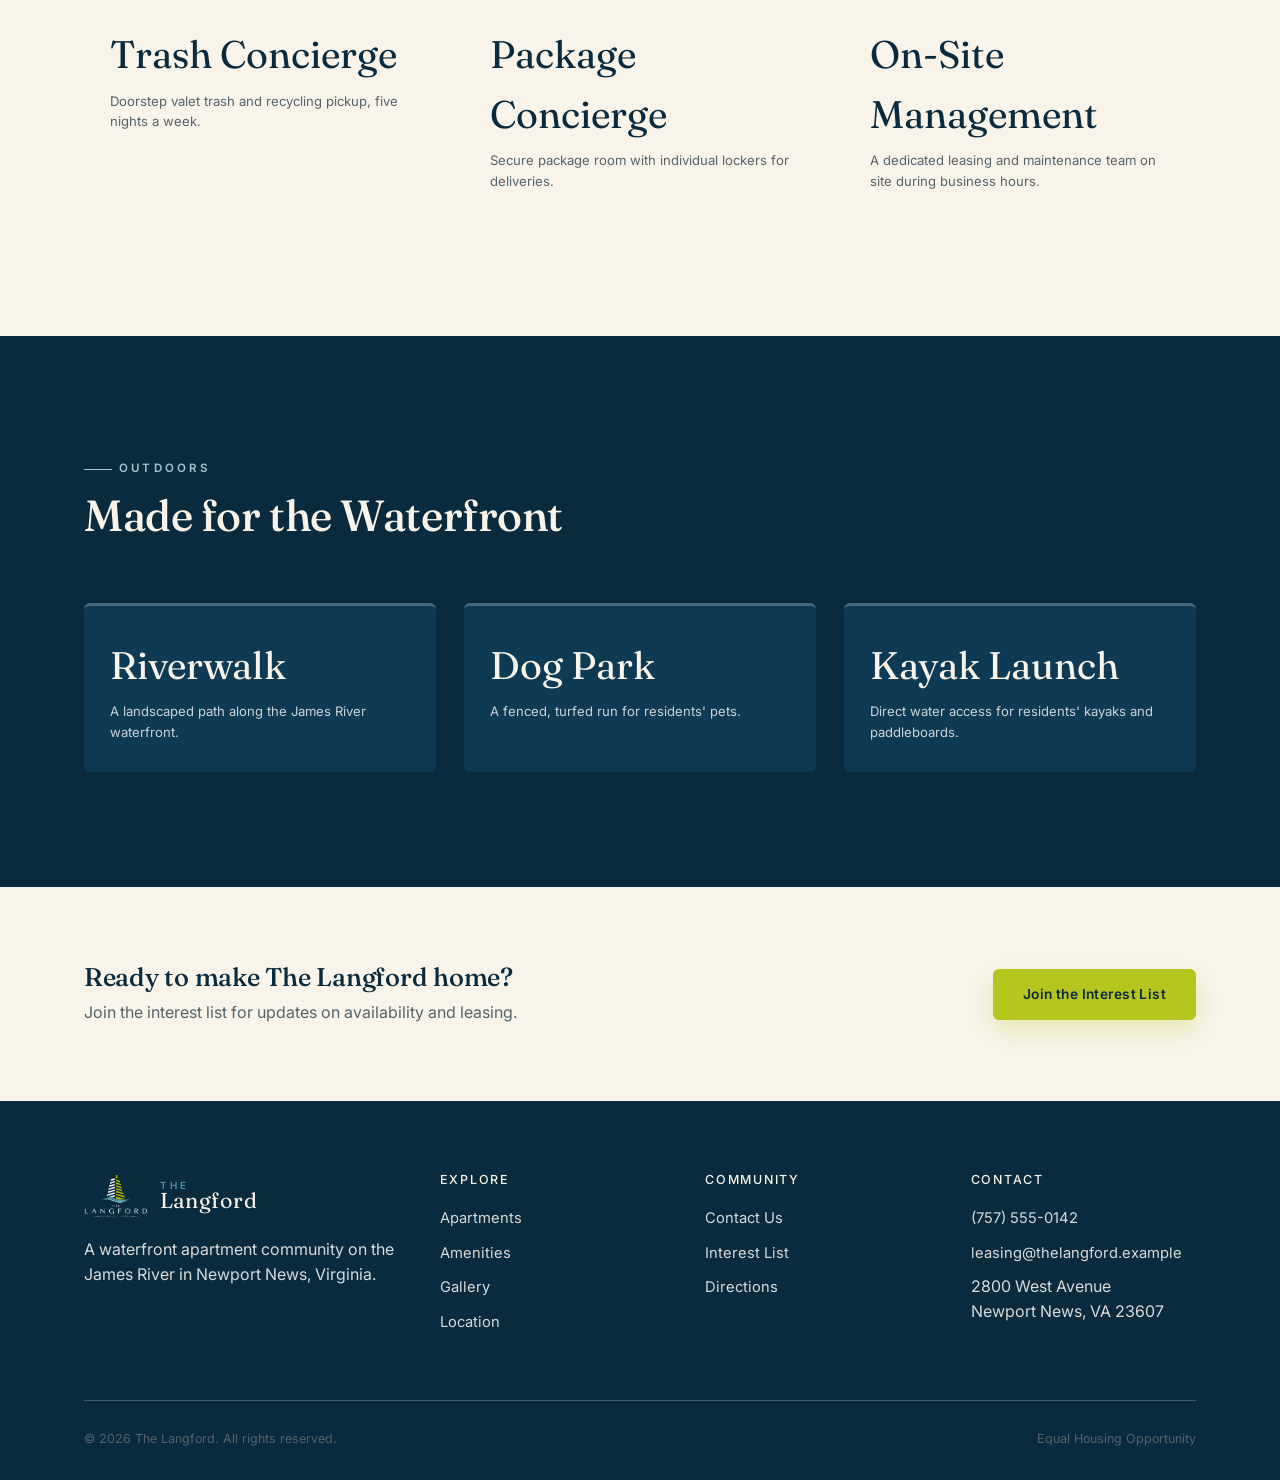
<file: langford/amenities.html>
<!DOCTYPE html>
<html lang="en">
<head>
<meta charset="UTF-8">
<meta name="viewport" content="width=device-width, initial-scale=1.0">
<title>Amenities | The Langford, Newport News VA</title>
<meta name="description" content="Discover community, apartment, and outdoor amenities at The Langford, a waterfront apartment community in Newport News, Virginia.">
<link rel="canonical" href="https://www.thelangfordnn.example/amenities.html">
<meta property="og:type" content="website">
<meta property="og:title" content="Amenities | The Langford">
<meta property="og:description" content="Resort-caliber community, in-home, and outdoor amenities at The Langford.">
<meta property="og:image" content="https://www.thelangfordnn.example/assets/img/og-share.jpg">
<link rel="icon" href="assets/img/logo.png">
<link rel="preconnect" href="https://fonts.googleapis.com">
<link rel="preconnect" href="https://fonts.gstatic.com" crossorigin>
<link rel="stylesheet" href="css/base.css">
<link rel="stylesheet" href="css/layout.css">
<link rel="stylesheet" href="css/components.css">
<link rel="stylesheet" href="css/pages.css">
</head>
<body>
<a class="skip-link" href="#main">Skip to content</a>

<header class="site-header">
  <div class="container header-inner">
    <a href="index.html" class="brand">
      <img src="assets/img/logo.png" alt="The Langford logo" width="46" height="46">
      <span class="brand-text"><span class="brand-the">The</span><span class="brand-name">Langford</span></span>
    </a>
    <button class="nav-toggle" aria-expanded="false" aria-controls="main-nav" aria-label="Toggle navigation menu">
      <span></span><span></span><span></span>
    </button>
    <nav class="main-nav" id="main-nav" aria-label="Primary">
      <a href="index.html">Home</a>
      <a href="apartments.html">Apartments</a>
      <a href="amenities.html" aria-current="page">Amenities</a>
      <a href="gallery.html">Gallery</a>
      <a href="location.html">Location</a>
      <a href="contact.html">Contact</a>
      <a href="contact.html#interest-form" class="nav-cta">Join Interest List</a>
    </nav>
  </div>
</header>

<main id="main">

  <section class="page-hero">
    <div class="page-hero-media"><img src="assets/img/hero-amenities.jpg" alt="" aria-hidden="true"></div>
    <div class="container">
      <div class="breadcrumb"><a href="index.html" style="color:inherit;">Home</a><span>/</span><span>Amenities</span></div>
      <h1>Everyday Life, Elevated</h1>
      <p class="lede" style="margin-top:18px;">Community spaces, in-home features, and outdoor areas designed for how residents actually spend their time.</p>
    </div>
  </section>

  <!-- Community amenities showcase -->
  <section>
    <div class="amenity-row reveal">
      <div class="amenity-media"><img src="assets/img/amenity-pool.jpg" alt="Waterfront pool and sundeck at The Langford" loading="lazy"></div>
      <div class="amenity-copy">
        <span class="eyebrow">Community</span>
        <h2 style="margin-top:14px;">Waterfront Pool &amp; Sundeck</h2>
        <p class="lede" style="margin-top:16px;">A resort-style pool with river views, shaded cabanas, and a sundeck built for long weekends.</p>
      </div>
    </div>
    <div class="amenity-row reveal">
      <div class="amenity-media"><img src="assets/img/amenity-fitness.jpg" alt="Fitness studio at The Langford" loading="lazy"></div>
      <div class="amenity-copy">
        <span class="eyebrow">Community</span>
        <h2 style="margin-top:14px;">24-Hour Fitness Studio</h2>
        <p class="lede" style="margin-top:16px;">A fully equipped fitness studio with strength and cardio equipment, available to residents around the clock.</p>
      </div>
    </div>
    <div class="amenity-row reveal">
      <div class="amenity-media"><img src="assets/img/amenity-lounge.jpg" alt="Community room and resident lounge at The Langford" loading="lazy"></div>
      <div class="amenity-copy">
        <span class="eyebrow">Community</span>
        <h2 style="margin-top:14px;">Community Room &amp; Resident Lounge</h2>
        <p class="lede" style="margin-top:16px;">A furnished community room with a coworking area, conference room, and coffee bar for remote workdays, resident events, or weekend gatherings.</p>
      </div>
    </div>
    <div class="amenity-row reveal">
      <div class="amenity-media"><img src="assets/img/amenity-rooftop.jpg" alt="Rooftop terrace with skyline and water views at The Langford" loading="lazy"></div>
      <div class="amenity-copy">
        <span class="eyebrow">Community</span>
        <h2 style="margin-top:14px;">Rooftop Terrace</h2>
        <p class="lede" style="margin-top:16px;">Elevated seating and grilling stations overlooking the James River — Newport News' best sunset spot.</p>
      </div>
    </div>
  </section>

  <!-- Apartment amenities -->
  <section class="section section-off">
    <div class="container">
      <div class="section-head">
        <div class="heading-group">
          <span class="eyebrow">In Every Home</span>
          <h2>Apartment Amenities</h2>
        </div>
      </div>
      <div class="chip-grid reveal-stagger">
        <div class="chip reveal" style="--i:0;"><span class="chip-icon">&#9670;</span><span>Quartz countertops</span></div>
        <div class="chip reveal" style="--i:1;"><span class="chip-icon">&#9670;</span><span>Stainless steel appliances</span></div>
        <div class="chip reveal" style="--i:2;"><span class="chip-icon">&#9670;</span><span>In-unit washer &amp; dryer</span></div>
        <div class="chip reveal" style="--i:3;"><span class="chip-icon">&#9670;</span><span>Wood-style plank flooring</span></div>
        <div class="chip reveal" style="--i:4;"><span class="chip-icon">&#9670;</span><span>Walk-in closets</span></div>
        <div class="chip reveal" style="--i:5;"><span class="chip-icon">&#9670;</span><span>Private balcony or patio</span></div>
        <div class="chip reveal" style="--i:0;"><span class="chip-icon">&#9670;</span><span>Floor-to-ceiling windows</span></div>
        <div class="chip reveal" style="--i:1;"><span class="chip-icon">&#9670;</span><span>Smart thermostat</span></div>
        <div class="chip reveal" style="--i:2;"><span class="chip-icon">&#9670;</span><span>Keyless entry</span></div>
        <div class="chip reveal" style="--i:3;"><span class="chip-icon">&#9670;</span><span>Water views in most homes</span></div>
        <div class="chip reveal" style="--i:4;"><span class="chip-icon">&#9670;</span><span>Valet trash concierge</span></div>
      </div>
    </div>
  </section>

  <!-- Building services -->
  <section class="section section-off" style="padding-top:0;">
    <div class="container">
      <div class="section-head">
        <div class="heading-group">
          <span class="eyebrow">Building Services</span>
          <h2>Handled, So You Don't Have To</h2>
        </div>
      </div>
      <div class="grid-3 reveal-stagger">
        <div class="stat-card reveal" style="--i:0;">
          <div class="stat-figure">Trash Concierge</div>
          <div class="stat-label">Doorstep valet trash and recycling pickup, five nights a week.</div>
        </div>
        <div class="stat-card reveal" style="--i:1;">
          <div class="stat-figure">Package Concierge</div>
          <div class="stat-label">Secure package room with individual lockers for deliveries.</div>
        </div>
        <div class="stat-card reveal" style="--i:2;">
          <div class="stat-figure">On-Site Management</div>
          <div class="stat-label">A dedicated leasing and maintenance team on site during business hours.</div>
        </div>
      </div>
    </div>
  </section>

  <!-- Outdoor spaces -->
  <section class="section section-navy">
    <div class="container">
      <div class="section-head">
        <div class="heading-group">
          <span class="eyebrow" style="color:var(--teal-300);">Outdoors</span>
          <h2>Made for the Waterfront</h2>
        </div>
      </div>
      <div class="grid-3 reveal-stagger">
        <div class="stat-card reveal" style="--i:0; background:var(--navy-800); border-color:var(--line-light);">
          <div class="stat-figure" style="color:var(--off-white);">Riverwalk</div>
          <div class="stat-label" style="color:rgba(251,250,246,0.8);">A landscaped path along the James River waterfront.</div>
        </div>
        <div class="stat-card reveal" style="--i:1; background:var(--navy-800); border-color:var(--line-light);">
          <div class="stat-figure" style="color:var(--off-white);">Dog Park</div>
          <div class="stat-label" style="color:rgba(251,250,246,0.8);">A fenced, turfed run for residents' pets.</div>
        </div>
        <div class="stat-card reveal" style="--i:2; background:var(--navy-800); border-color:var(--line-light);">
          <div class="stat-figure" style="color:var(--off-white);">Kayak Launch</div>
          <div class="stat-label" style="color:rgba(251,250,246,0.8);">Direct water access for residents' kayaks and paddleboards.</div>
        </div>
      </div>
    </div>
  </section>

  <section class="section-tight section-off">
    <div class="container cta-band">
      <div>
        <h3>Ready to make The Langford home?</h3>
        <p style="margin-top:8px;">Join the interest list for updates on availability and leasing.</p>
      </div>
      <a href="contact.html#interest-form" class="btn btn-primary">Join the Interest List</a>
    </div>
  </section>

</main>

<footer class="site-footer">
  <div class="container">
    <div class="footer-grid">
      <div>
        <div class="brand" style="margin-bottom:18px;">
          <img src="assets/img/logo-white.png" alt="The Langford logo" width="40" height="40">
          <span class="brand-text"><span class="brand-the">The</span><span class="brand-name" style="color:#F6F4ED;">Langford</span></span>
        </div>
        <p style="color:rgba(251,250,246,0.85); max-width:32ch;">A waterfront apartment community on the James River in Newport News, Virginia.</p>
      </div>
      <div>
        <h4>Explore</h4>
        <ul>
          <li><a href="apartments.html">Apartments</a></li>
          <li><a href="amenities.html">Amenities</a></li>
          <li><a href="gallery.html">Gallery</a></li>
          <li><a href="location.html">Location</a></li>
        </ul>
      </div>
      <div>
        <h4>Community</h4>
        <ul>
          <li><a href="contact.html">Contact Us</a></li>
          <li><a href="contact.html#interest-form">Interest List</a></li>
          <li><a href="location.html">Directions</a></li>
        </ul>
      </div>
      <div>
        <h4>Contact</h4>
        <ul>
          <li><a href="tel:+17575550142">(757) 555-0142</a></li>
          <li><a href="mailto:leasing@thelangford.example">leasing@thelangford.example</a></li>
          <li>2800 West Avenue<br>Newport News, VA 23607</li>
        </ul>
      </div>
    </div>
    <div class="footer-bottom">
      <p>&copy; <span id="year"></span> The Langford. All rights reserved.</p>
      <p>Equal Housing Opportunity</p>
    </div>
  </div>
</footer>

<script src="js/nav.js" defer></script>
<script src="js/animations.js" defer></script>
<script src="js/main.js" defer></script>
</body>
</html>
</file>
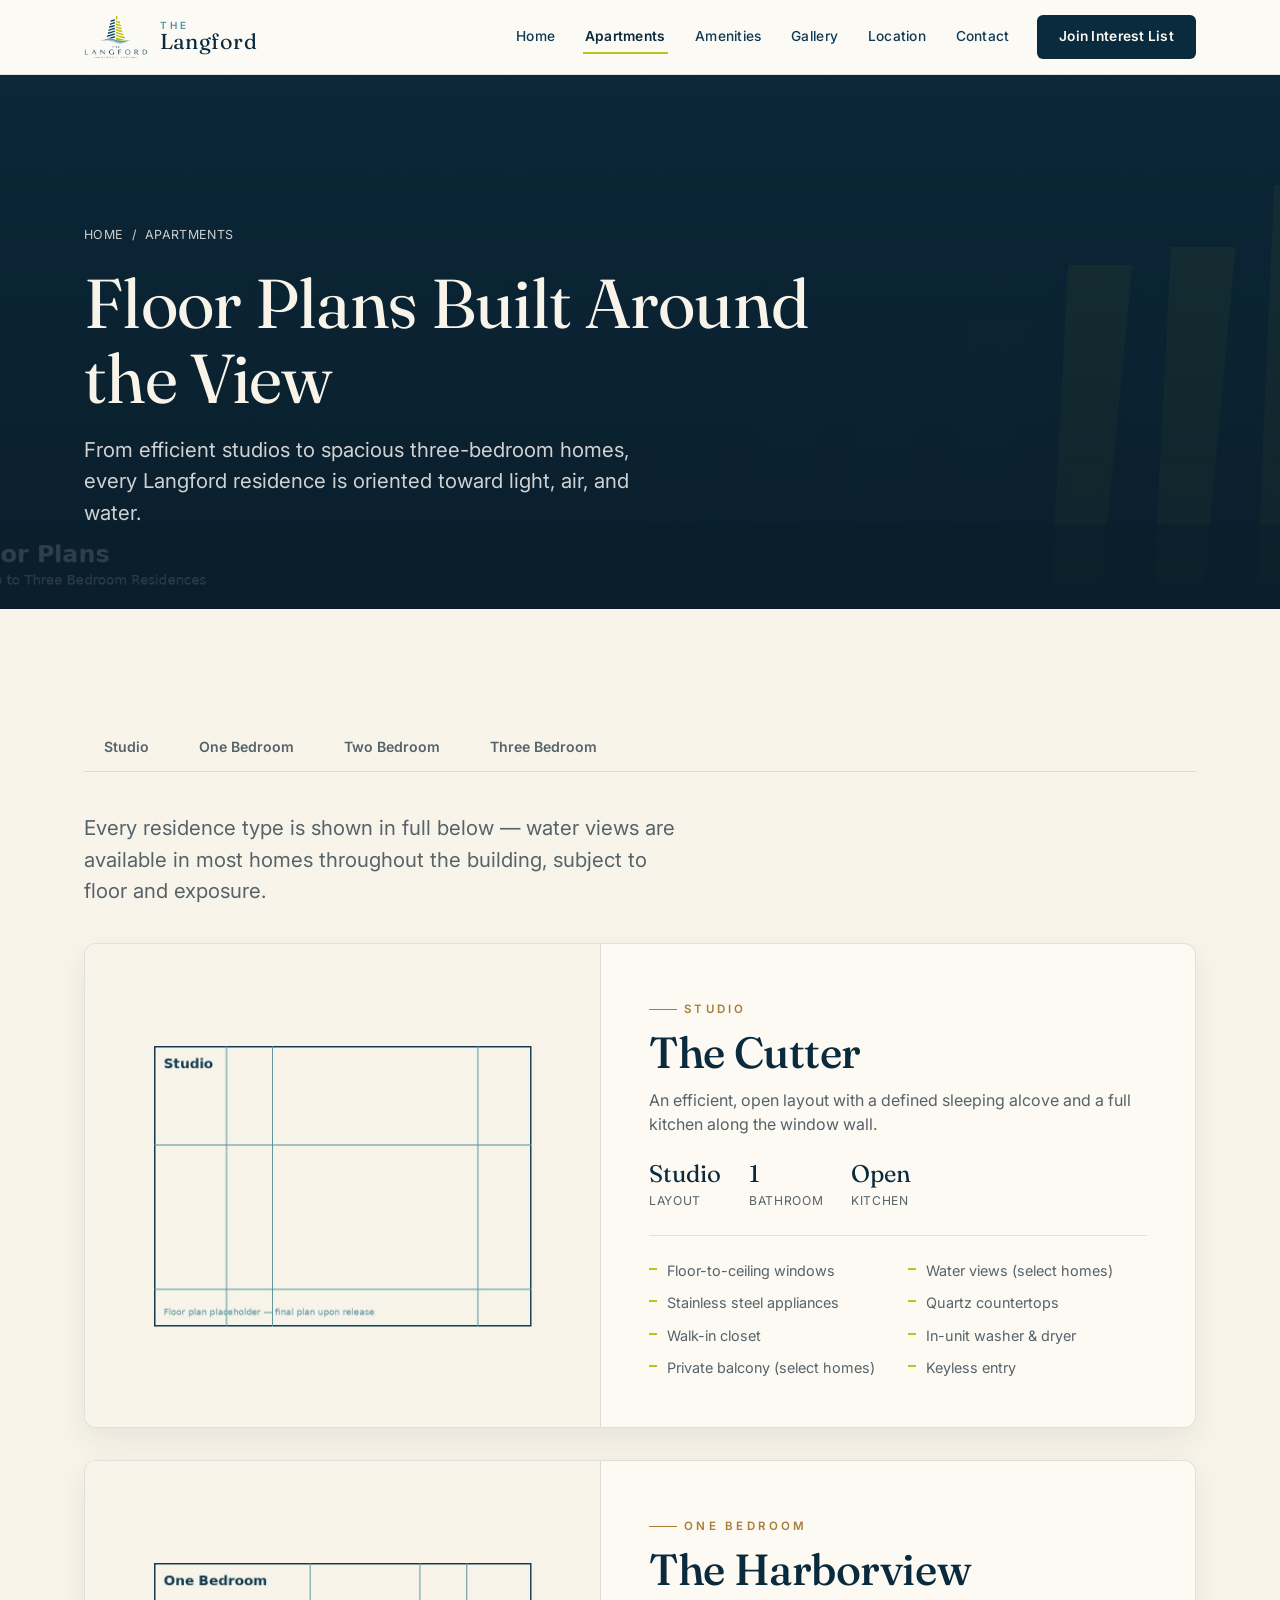
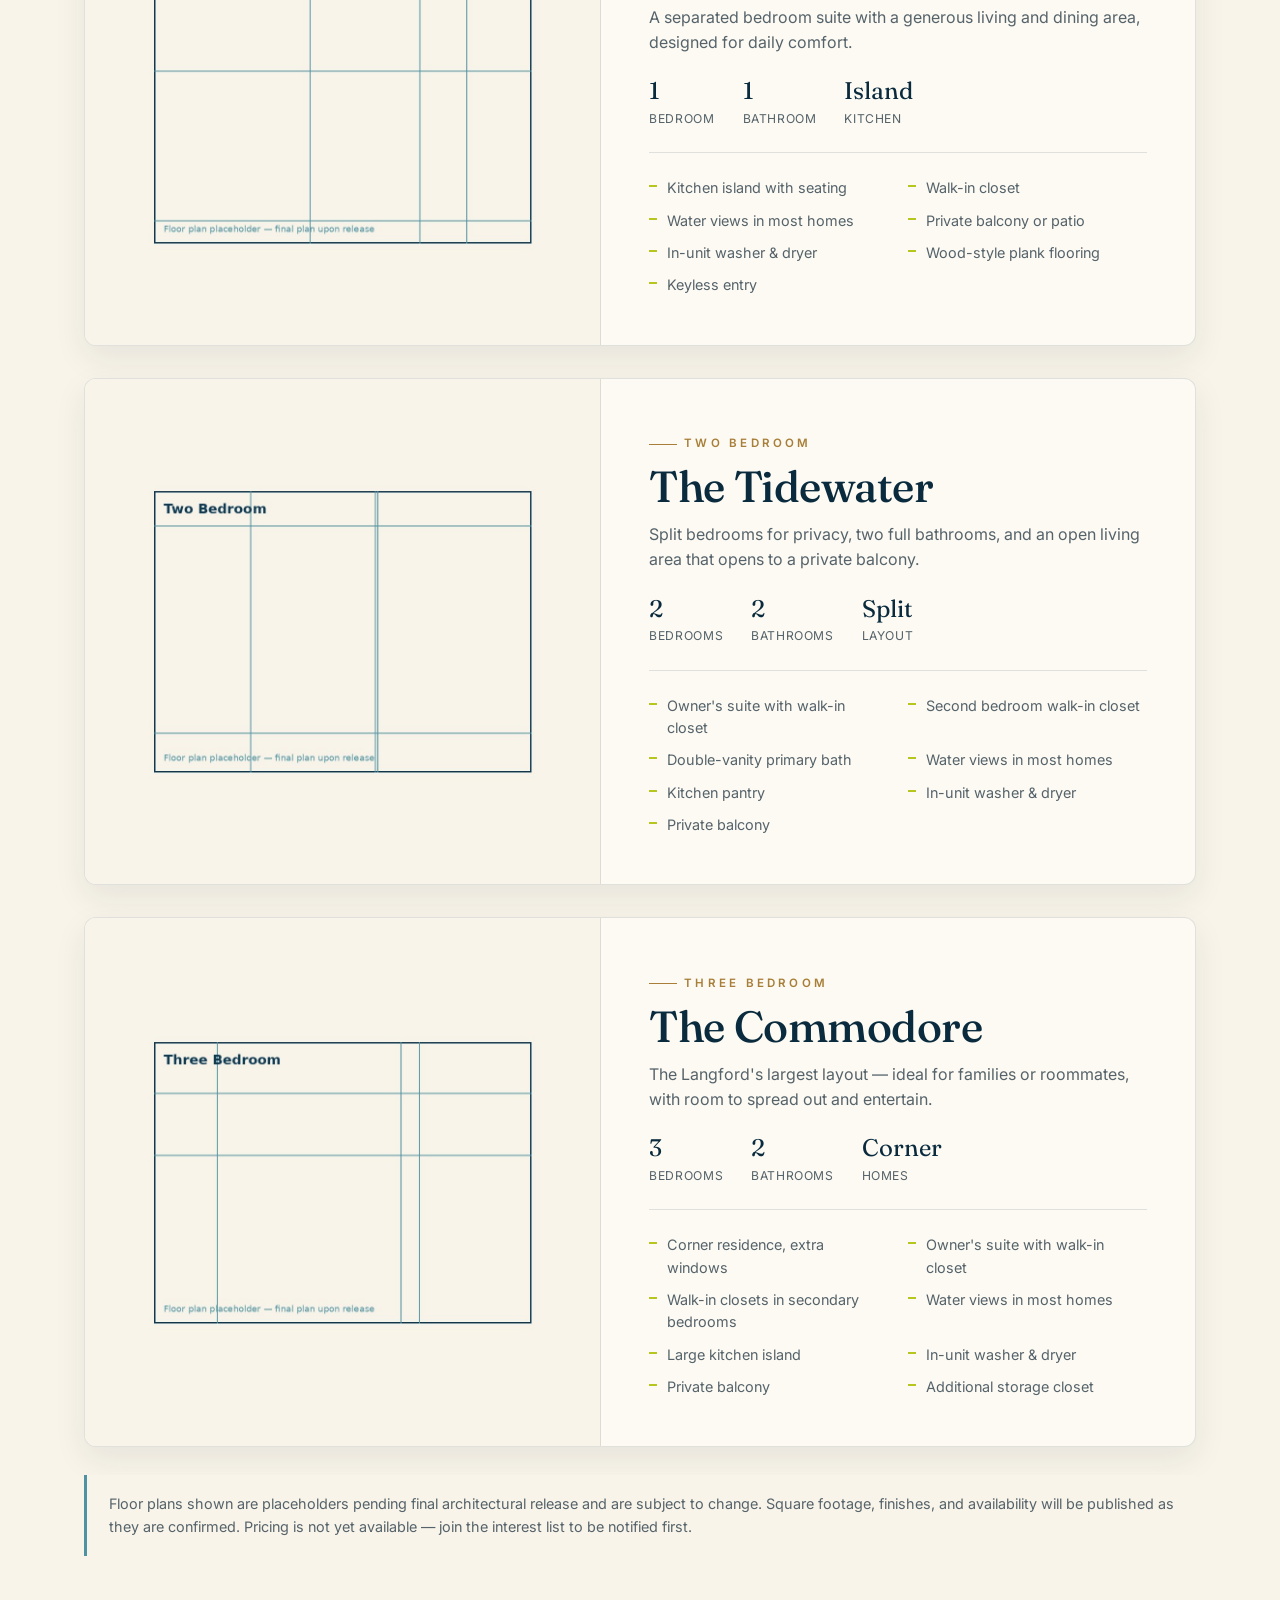
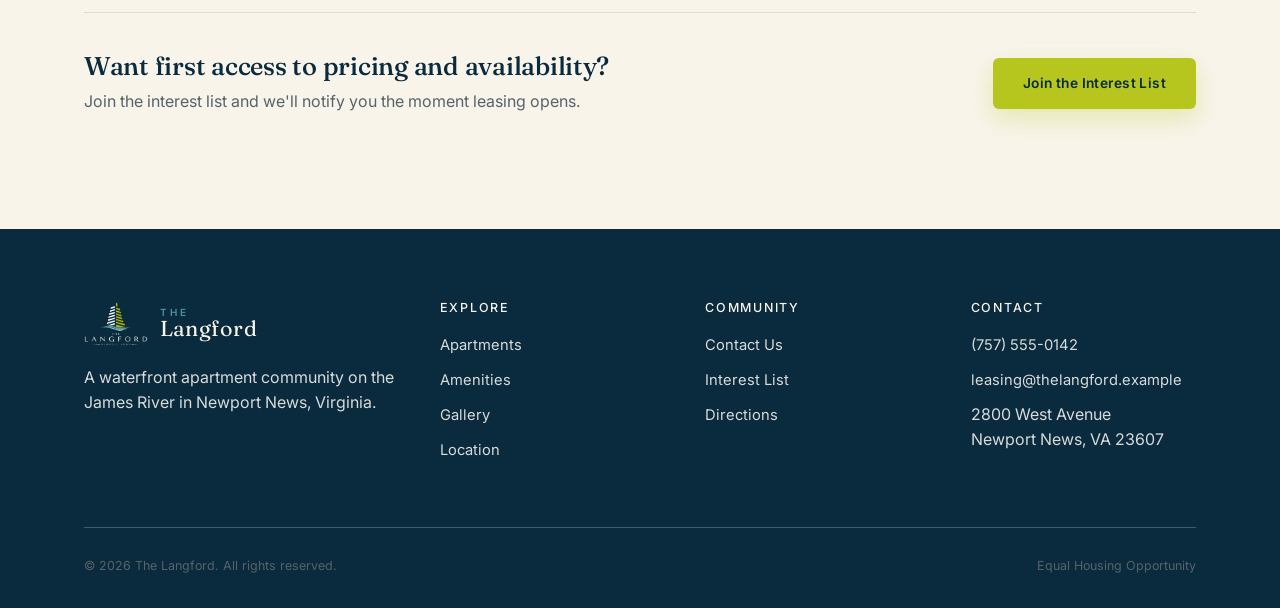
<file: langford/apartments.html>
<!DOCTYPE html>
<html lang="en">
<head>
<meta charset="UTF-8">
<meta name="viewport" content="width=device-width, initial-scale=1.0">
<title>Apartments &amp; Floor Plans | The Langford, Newport News VA</title>
<meta name="description" content="Explore studio, one, two, and three bedroom floor plans at The Langford, a waterfront apartment community in Newport News, Virginia.">
<link rel="canonical" href="https://www.thelangfordnn.example/apartments.html">
<meta property="og:type" content="website">
<meta property="og:title" content="Apartments &amp; Floor Plans | The Langford">
<meta property="og:description" content="Studio to three-bedroom waterfront residences in Newport News, VA.">
<meta property="og:image" content="https://www.thelangfordnn.example/assets/img/og-share.jpg">
<link rel="icon" href="assets/img/logo.png">
<link rel="preconnect" href="https://fonts.googleapis.com">
<link rel="preconnect" href="https://fonts.gstatic.com" crossorigin>
<link rel="stylesheet" href="css/base.css">
<link rel="stylesheet" href="css/layout.css">
<link rel="stylesheet" href="css/components.css">
<link rel="stylesheet" href="css/pages.css">
</head>
<body>
<a class="skip-link" href="#main">Skip to content</a>

<header class="site-header">
  <div class="container header-inner">
    <a href="index.html" class="brand">
      <img src="assets/img/logo.png" alt="The Langford logo" width="46" height="46">
      <span class="brand-text"><span class="brand-the">The</span><span class="brand-name">Langford</span></span>
    </a>
    <button class="nav-toggle" aria-expanded="false" aria-controls="main-nav" aria-label="Toggle navigation menu">
      <span></span><span></span><span></span>
    </button>
    <nav class="main-nav" id="main-nav" aria-label="Primary">
      <a href="index.html">Home</a>
      <a href="apartments.html" aria-current="page">Apartments</a>
      <a href="amenities.html">Amenities</a>
      <a href="gallery.html">Gallery</a>
      <a href="location.html">Location</a>
      <a href="contact.html">Contact</a>
      <a href="contact.html#interest-form" class="nav-cta">Join Interest List</a>
    </nav>
  </div>
</header>

<main id="main">

  <section class="page-hero">
    <div class="page-hero-media"><img src="assets/img/hero-apartments.jpg" alt="" aria-hidden="true"></div>
    <div class="container">
      <div class="breadcrumb"><a href="index.html" style="color:inherit;">Home</a><span>/</span><span>Apartments</span></div>
      <h1>Floor Plans Built Around the View</h1>
      <p class="lede" style="margin-top:18px;">From efficient studios to spacious three-bedroom homes, every Langford residence is oriented toward light, air, and water.</p>
    </div>
  </section>

  <section class="section section-off">
    <div class="container">

      <nav class="tabs" aria-label="Jump to residence type">
        <a class="tab-btn" href="#plan-studio">Studio</a>
        <a class="tab-btn" href="#plan-1br">One Bedroom</a>
        <a class="tab-btn" href="#plan-2br">Two Bedroom</a>
        <a class="tab-btn" href="#plan-3br">Three Bedroom</a>
      </nav>

      <p class="lede" style="margin-bottom:36px;">Every residence type is shown in full below — water views are available in most homes throughout the building, subject to floor and exposure.</p>

      <!-- Studio -->
      <div class="plan-card" id="plan-studio" style="scroll-margin-top:100px; margin-bottom:32px;">
        <div class="plan-figure"><img src="assets/img/plan-studio.jpg" alt="Studio floor plan placeholder for The Cutter residence" loading="lazy"></div>
        <div class="plan-body">
          <span class="eyebrow">Studio</span>
          <h2 style="margin-top:10px;">The Cutter</h2>
          <p style="margin-top:12px;">An efficient, open layout with a defined sleeping alcove and a full kitchen along the window wall.</p>
          <div class="plan-specs">
            <div><span class="spec-num">Studio</span><span class="spec-label">Layout</span></div>
            <div><span class="spec-num">1</span><span class="spec-label">Bathroom</span></div>
            <div><span class="spec-num">Open</span><span class="spec-label">Kitchen</span></div>
          </div>
          <ul class="plan-features">
            <li>Floor-to-ceiling windows</li>
            <li>Water views (select homes)</li>
            <li>Stainless steel appliances</li>
            <li>Quartz countertops</li>
            <li>Walk-in closet</li>
            <li>In-unit washer &amp; dryer</li>
            <li>Private balcony (select homes)</li>
            <li>Keyless entry</li>
          </ul>
        </div>
      </div>

      <!-- One Bedroom -->
      <div class="plan-card" id="plan-1br" style="scroll-margin-top:100px; margin-bottom:32px;">
        <div class="plan-figure"><img src="assets/img/plan-1br.jpg" alt="One bedroom floor plan placeholder for The Harborview residence" loading="lazy"></div>
        <div class="plan-body">
          <span class="eyebrow">One Bedroom</span>
          <h2 style="margin-top:10px;">The Harborview</h2>
          <p style="margin-top:12px;">A separated bedroom suite with a generous living and dining area, designed for daily comfort.</p>
          <div class="plan-specs">
            <div><span class="spec-num">1</span><span class="spec-label">Bedroom</span></div>
            <div><span class="spec-num">1</span><span class="spec-label">Bathroom</span></div>
            <div><span class="spec-num">Island</span><span class="spec-label">Kitchen</span></div>
          </div>
          <ul class="plan-features">
            <li>Kitchen island with seating</li>
            <li>Walk-in closet</li>
            <li>Water views in most homes</li>
            <li>Private balcony or patio</li>
            <li>In-unit washer &amp; dryer</li>
            <li>Wood-style plank flooring</li>
            <li>Keyless entry</li>
          </ul>
        </div>
      </div>

      <!-- Two Bedroom -->
      <div class="plan-card" id="plan-2br" style="scroll-margin-top:100px; margin-bottom:32px;">
        <div class="plan-figure"><img src="assets/img/plan-2br.jpg" alt="Two bedroom floor plan placeholder for The Tidewater residence" loading="lazy"></div>
        <div class="plan-body">
          <span class="eyebrow">Two Bedroom</span>
          <h2 style="margin-top:10px;">The Tidewater</h2>
          <p style="margin-top:12px;">Split bedrooms for privacy, two full bathrooms, and an open living area that opens to a private balcony.</p>
          <div class="plan-specs">
            <div><span class="spec-num">2</span><span class="spec-label">Bedrooms</span></div>
            <div><span class="spec-num">2</span><span class="spec-label">Bathrooms</span></div>
            <div><span class="spec-num">Split</span><span class="spec-label">Layout</span></div>
          </div>
          <ul class="plan-features">
            <li>Owner's suite with walk-in closet</li>
            <li>Second bedroom walk-in closet</li>
            <li>Double-vanity primary bath</li>
            <li>Water views in most homes</li>
            <li>Kitchen pantry</li>
            <li>In-unit washer &amp; dryer</li>
            <li>Private balcony</li>
          </ul>
        </div>
      </div>

      <!-- Three Bedroom -->
      <div class="plan-card" id="plan-3br" style="scroll-margin-top:100px;">
        <div class="plan-figure"><img src="assets/img/plan-3br.jpg" alt="Three bedroom floor plan placeholder for The Commodore residence" loading="lazy"></div>
        <div class="plan-body">
          <span class="eyebrow">Three Bedroom</span>
          <h2 style="margin-top:10px;">The Commodore</h2>
          <p style="margin-top:12px;">The Langford's largest layout — ideal for families or roommates, with room to spread out and entertain.</p>
          <div class="plan-specs">
            <div><span class="spec-num">3</span><span class="spec-label">Bedrooms</span></div>
            <div><span class="spec-num">2</span><span class="spec-label">Bathrooms</span></div>
            <div><span class="spec-num">Corner</span><span class="spec-label">Homes</span></div>
          </div>
          <ul class="plan-features">
            <li>Corner residence, extra windows</li>
            <li>Owner's suite with walk-in closet</li>
            <li>Walk-in closets in secondary bedrooms</li>
            <li>Water views in most homes</li>
            <li>Large kitchen island</li>
            <li>In-unit washer &amp; dryer</li>
            <li>Private balcony</li>
            <li>Additional storage closet</li>
          </ul>
        </div>
      </div>

      <div class="note-box">
        Floor plans shown are placeholders pending final architectural release and are subject to change. Square footage, finishes, and availability will be published as they are confirmed. Pricing is not yet available — join the interest list to be notified first.
      </div>

      <div class="cta-band" style="margin-top:56px; padding-top:40px; border-top:1px solid var(--line);">
        <div>
          <h3>Want first access to pricing and availability?</h3>
          <p style="margin-top:8px;">Join the interest list and we'll notify you the moment leasing opens.</p>
        </div>
        <a href="contact.html#interest-form" class="btn btn-primary">Join the Interest List</a>
      </div>

    </div>
  </section>

</main>

<footer class="site-footer">
  <div class="container">
    <div class="footer-grid">
      <div>
        <div class="brand" style="margin-bottom:18px;">
          <img src="assets/img/logo-white.png" alt="The Langford logo" width="40" height="40">
          <span class="brand-text"><span class="brand-the">The</span><span class="brand-name" style="color:#F6F4ED;">Langford</span></span>
        </div>
        <p style="color:rgba(251,250,246,0.85); max-width:32ch;">A waterfront apartment community on the James River in Newport News, Virginia.</p>
      </div>
      <div>
        <h4>Explore</h4>
        <ul>
          <li><a href="apartments.html">Apartments</a></li>
          <li><a href="amenities.html">Amenities</a></li>
          <li><a href="gallery.html">Gallery</a></li>
          <li><a href="location.html">Location</a></li>
        </ul>
      </div>
      <div>
        <h4>Community</h4>
        <ul>
          <li><a href="contact.html">Contact Us</a></li>
          <li><a href="contact.html#interest-form">Interest List</a></li>
          <li><a href="location.html">Directions</a></li>
        </ul>
      </div>
      <div>
        <h4>Contact</h4>
        <ul>
          <li><a href="tel:+17575550142">(757) 555-0142</a></li>
          <li><a href="mailto:leasing@thelangford.example">leasing@thelangford.example</a></li>
          <li>2800 West Avenue<br>Newport News, VA 23607</li>
        </ul>
      </div>
    </div>
    <div class="footer-bottom">
      <p>&copy; <span id="year"></span> The Langford. All rights reserved.</p>
      <p>Equal Housing Opportunity</p>
    </div>
  </div>
</footer>

<script src="js/nav.js" defer></script>
<script src="js/animations.js" defer></script>
<script src="js/main.js" defer></script>
</body>
</html>
</file>
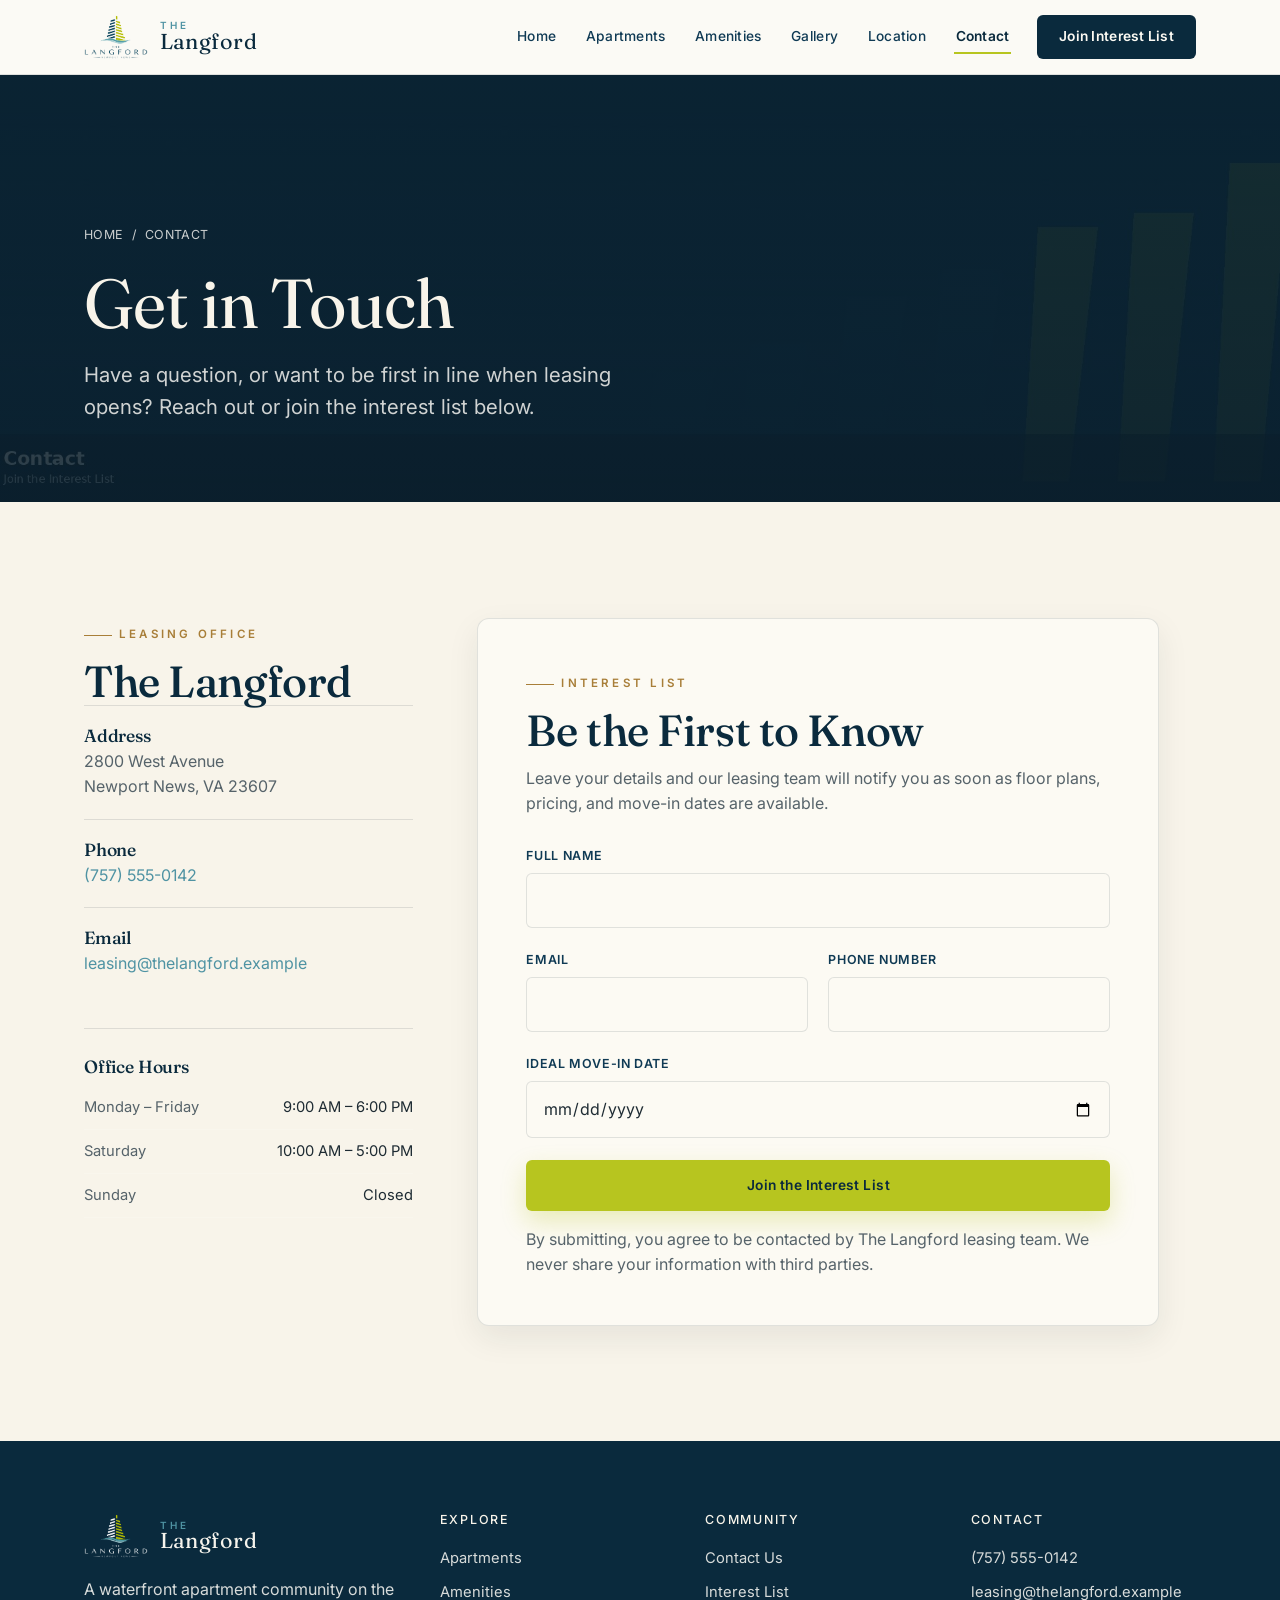
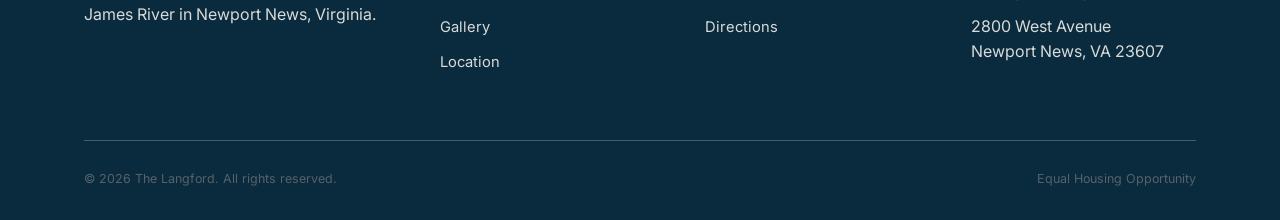
<file: langford/contact.html>
<!DOCTYPE html>
<html lang="en">
<head>
<meta charset="UTF-8">
<meta name="viewport" content="width=device-width, initial-scale=1.0">
<title>Contact &amp; Interest List | The Langford, Newport News VA</title>
<meta name="description" content="Contact The Langford leasing team or join the interest list to be notified when waterfront apartments in Newport News, VA become available.">
<link rel="canonical" href="https://www.thelangfordnn.example/contact.html">
<meta property="og:type" content="website">
<meta property="og:title" content="Contact &amp; Interest List | The Langford">
<meta property="og:description" content="Join the interest list for The Langford, a waterfront apartment community in Newport News, VA.">
<meta property="og:image" content="https://www.thelangfordnn.example/assets/img/og-share.jpg">
<link rel="icon" href="assets/img/logo.png">
<link rel="preconnect" href="https://fonts.googleapis.com">
<link rel="preconnect" href="https://fonts.gstatic.com" crossorigin>
<link rel="stylesheet" href="css/base.css">
<link rel="stylesheet" href="css/layout.css">
<link rel="stylesheet" href="css/components.css">
<link rel="stylesheet" href="css/pages.css">
<script src="https://challenges.cloudflare.com/turnstile/v0/api.js" async defer></script>
</head>
<body>
<a class="skip-link" href="#main">Skip to content</a>

<header class="site-header">
  <div class="container header-inner">
    <a href="index.html" class="brand">
      <img src="assets/img/logo.png" alt="The Langford logo" width="46" height="46">
      <span class="brand-text"><span class="brand-the">The</span><span class="brand-name">Langford</span></span>
    </a>
    <button class="nav-toggle" aria-expanded="false" aria-controls="main-nav" aria-label="Toggle navigation menu">
      <span></span><span></span><span></span>
    </button>
    <nav class="main-nav" id="main-nav" aria-label="Primary">
      <a href="index.html">Home</a>
      <a href="apartments.html">Apartments</a>
      <a href="amenities.html">Amenities</a>
      <a href="gallery.html">Gallery</a>
      <a href="location.html">Location</a>
      <a href="contact.html" aria-current="page">Contact</a>
      <a href="contact.html#interest-form" class="nav-cta">Join Interest List</a>
    </nav>
  </div>
</header>

<main id="main">

  <section class="page-hero">
    <div class="page-hero-media"><img src="assets/img/hero-contact.jpg" alt="" aria-hidden="true"></div>
    <div class="container">
      <div class="breadcrumb"><a href="index.html" style="color:inherit;">Home</a><span>/</span><span>Contact</span></div>
      <h1>Get in Touch</h1>
      <p class="lede" style="margin-top:18px;">Have a question, or want to be first in line when leasing opens? Reach out or join the interest list below.</p>
    </div>
  </section>

  <section class="section section-off" id="interest-form">
    <div class="container contact-grid">

      <div class="reveal">
        <span class="eyebrow">Leasing Office</span>
        <h2 style="margin-top:14px;">The Langford</h2>
        <div class="contact-info-item" style="border-color:var(--line);">
          <div>
            <h4>Address</h4>
            <p style="margin-top:4px;">2800 West Avenue<br>Newport News, VA 23607</p>
          </div>
        </div>
        <div class="contact-info-item" style="border-color:var(--line);">
          <div>
            <h4>Phone</h4>
            <p style="margin-top:4px;"><a href="tel:+17575550142" style="color:var(--teal-500);">(757) 555-0142</a></p>
          </div>
        </div>
        <div class="contact-info-item" style="border-color:var(--line);">
          <div>
            <h4>Email</h4>
            <p style="margin-top:4px;"><a href="mailto:leasing@thelangford.example" style="color:var(--teal-500);">leasing@thelangford.example</a></p>
          </div>
        </div>
        <div style="margin-top:32px; padding-top:28px; border-top:1px solid var(--line);">
          <h4>Office Hours</h4>
          <table class="hours-table" style="margin-top:10px;">
            <tr><td style="color:var(--ink-soft);">Monday &ndash; Friday</td><td style="color:var(--ink);">9:00 AM &ndash; 6:00 PM</td></tr>
            <tr><td style="color:var(--ink-soft);">Saturday</td><td style="color:var(--ink);">10:00 AM &ndash; 5:00 PM</td></tr>
            <tr><td style="color:var(--ink-soft);">Sunday</td><td style="color:var(--ink);">Closed</td></tr>
          </table>
        </div>
      </div>

      <div class="card reveal" style="padding:clamp(28px,4vw,48px);">
        <span class="eyebrow">Interest List</span>
        <h2 style="margin-top:14px;">Be the First to Know</h2>
        <p style="margin-top:12px;">Leave your details and our leasing team will notify you as soon as floor plans, pricing, and move-in dates are available.</p>

        <form id="interest-form" novalidate style="margin-top:30px;">
          <!-- Honeypot field: hidden from real users, bots often fill it -->
          <div class="visually-hidden" aria-hidden="true">
            <label for="website">Leave this field blank</label>
            <input type="text" id="website" name="website" tabindex="-1" autocomplete="off">
          </div>

          <div class="form-field">
            <label for="name">Full name</label>
            <input type="text" id="name" name="name" autocomplete="name" required>
          </div>

          <div class="form-row">
            <div class="form-field">
              <label for="email">Email</label>
              <input type="email" id="email" name="email" autocomplete="email" required>
            </div>
            <div class="form-field">
              <label for="phone">Phone number</label>
              <input type="tel" id="phone" name="phone" autocomplete="tel" required>
            </div>
          </div>

          <div class="form-field">
            <label for="moveInDate">Ideal move-in date</label>
            <input type="date" id="moveInDate" name="moveInDate" required>
          </div>

          <div class="turnstile-wrap">
            <div class="cf-turnstile" data-sitekey="1x00000000000000000000AA" data-theme="light"></div>
          </div>

          <button type="submit" class="btn btn-primary" style="width:100%; justify-content:center;">Join the Interest List</button>

          <div class="form-status" id="form-status" aria-live="polite"></div>

          <p class="field-hint" style="margin-top:16px;">By submitting, you agree to be contacted by The Langford leasing team. We never share your information with third parties.</p>
        </form>
      </div>

    </div>
  </section>

</main>

<footer class="site-footer">
  <div class="container">
    <div class="footer-grid">
      <div>
        <div class="brand" style="margin-bottom:18px;">
          <img src="assets/img/logo-white.png" alt="The Langford logo" width="40" height="40">
          <span class="brand-text"><span class="brand-the">The</span><span class="brand-name" style="color:#F6F4ED;">Langford</span></span>
        </div>
        <p style="color:rgba(251,250,246,0.85); max-width:32ch;">A waterfront apartment community on the James River in Newport News, Virginia.</p>
      </div>
      <div>
        <h4>Explore</h4>
        <ul>
          <li><a href="apartments.html">Apartments</a></li>
          <li><a href="amenities.html">Amenities</a></li>
          <li><a href="gallery.html">Gallery</a></li>
          <li><a href="location.html">Location</a></li>
        </ul>
      </div>
      <div>
        <h4>Community</h4>
        <ul>
          <li><a href="contact.html">Contact Us</a></li>
          <li><a href="contact.html#interest-form">Interest List</a></li>
          <li><a href="location.html">Directions</a></li>
        </ul>
      </div>
      <div>
        <h4>Contact</h4>
        <ul>
          <li><a href="tel:+17575550142">(757) 555-0142</a></li>
          <li><a href="mailto:leasing@thelangford.example">leasing@thelangford.example</a></li>
          <li>2800 West Avenue<br>Newport News, VA 23607</li>
        </ul>
      </div>
    </div>
    <div class="footer-bottom">
      <p>&copy; <span id="year"></span> The Langford. All rights reserved.</p>
      <p>Equal Housing Opportunity</p>
    </div>
  </div>
</footer>

<script src="js/nav.js" defer></script>
<script src="js/animations.js" defer></script>
<script src="js/form.js" defer></script>
<script src="js/main.js" defer></script>
</body>
</html>
</file>
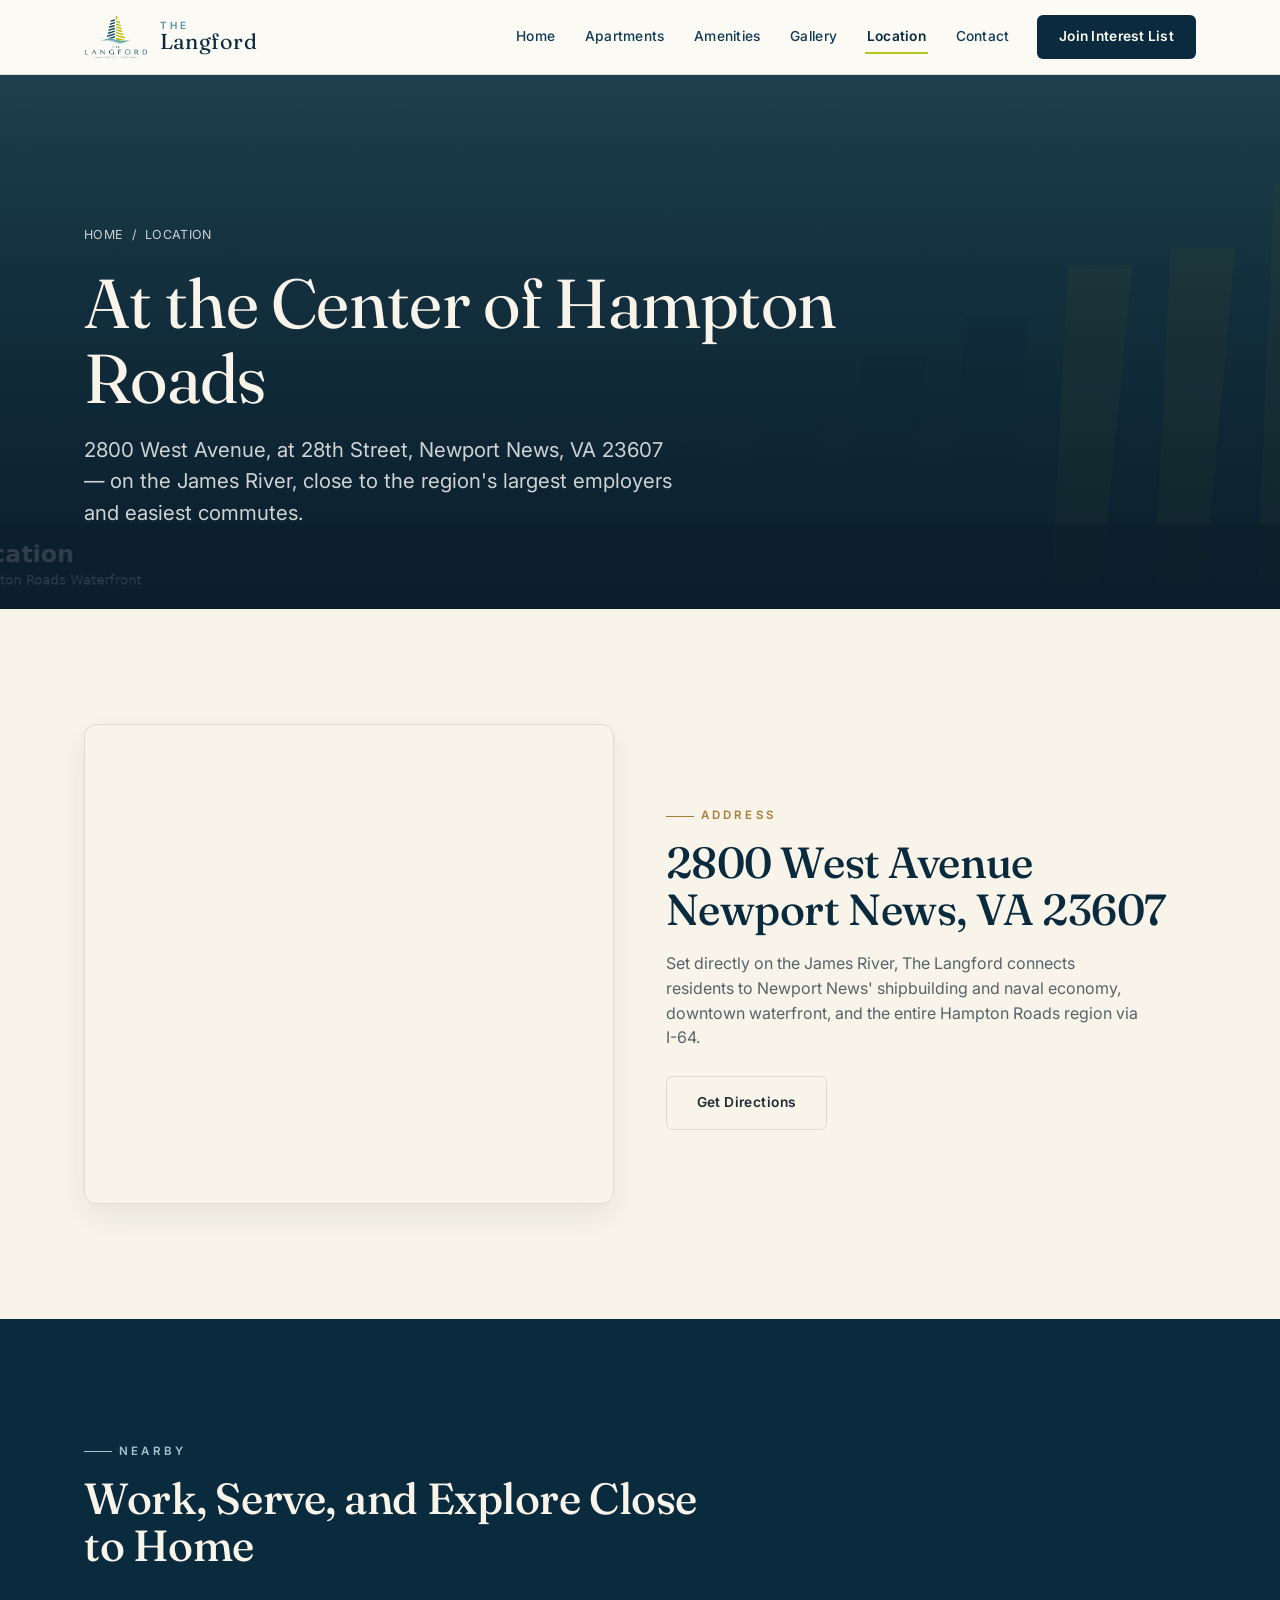
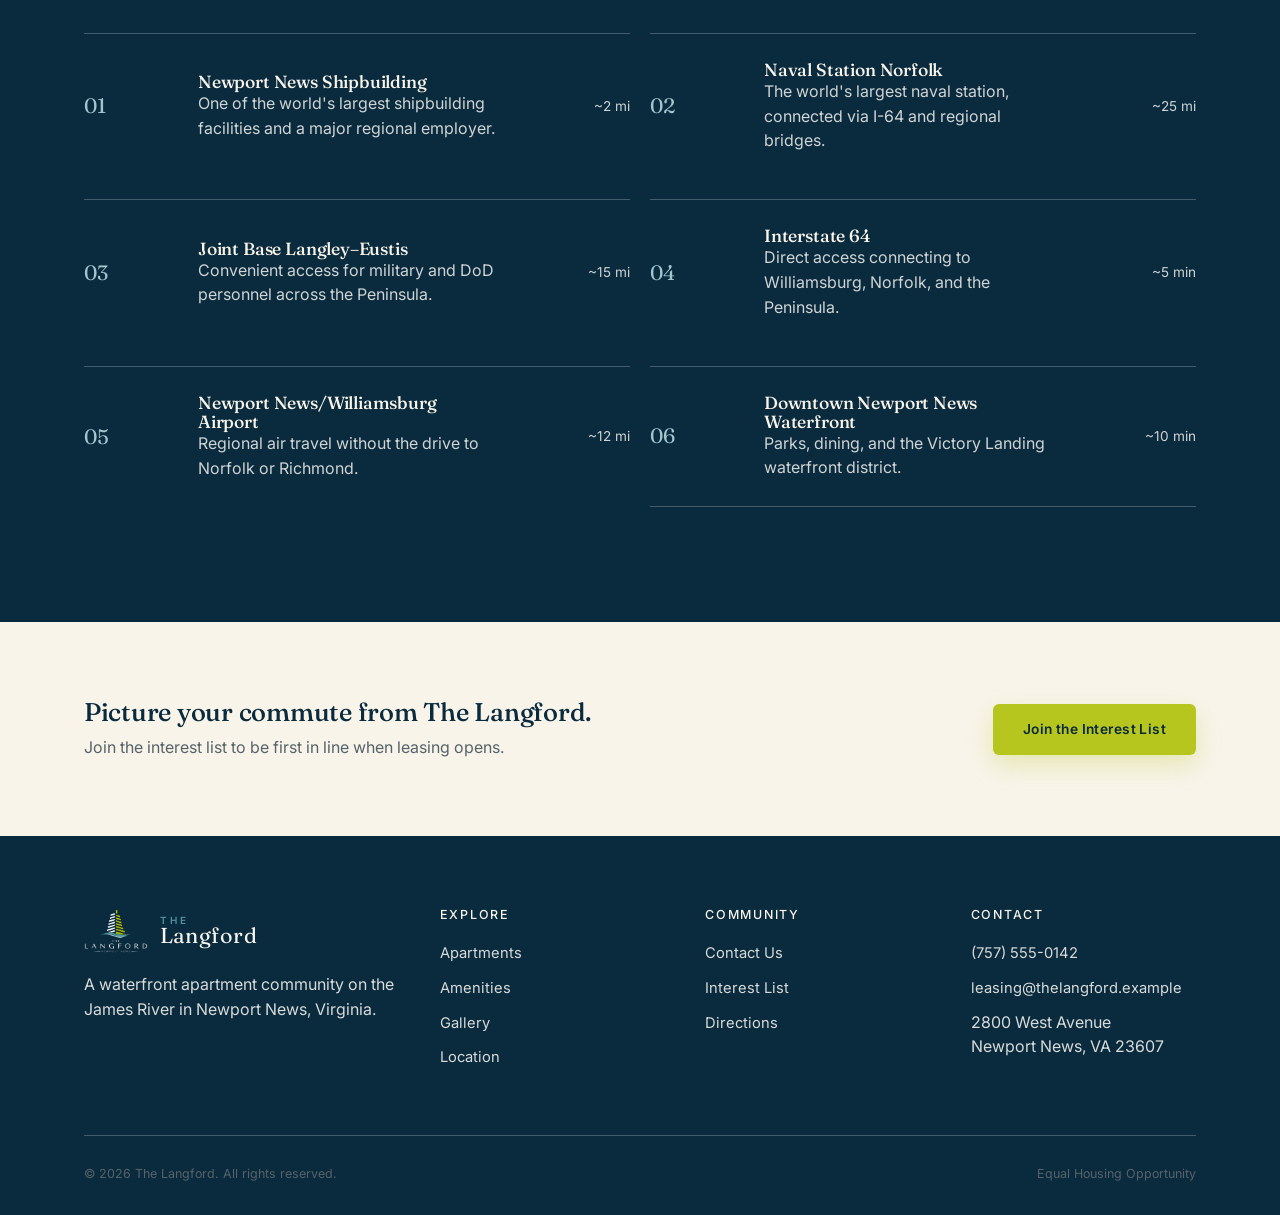
<file: langford/location.html>
<!DOCTYPE html>
<html lang="en">
<head>
<meta charset="UTF-8">
<meta name="viewport" content="width=device-width, initial-scale=1.0">
<title>Location | The Langford, Newport News VA</title>
<meta name="description" content="The Langford is located on the James River waterfront in Newport News, VA — close to Newport News Shipbuilding, naval facilities, and Interstate 64.">
<link rel="canonical" href="https://www.thelangfordnn.example/location.html">
<meta property="og:type" content="website">
<meta property="og:title" content="Location | The Langford">
<meta property="og:description" content="Waterfront living close to Newport News Shipbuilding, naval facilities, and I-64.">
<meta property="og:image" content="https://www.thelangfordnn.example/assets/img/og-share.jpg">
<link rel="icon" href="assets/img/logo.png">
<link rel="preconnect" href="https://fonts.googleapis.com">
<link rel="preconnect" href="https://fonts.gstatic.com" crossorigin>
<link rel="stylesheet" href="css/base.css">
<link rel="stylesheet" href="css/layout.css">
<link rel="stylesheet" href="css/components.css">
<link rel="stylesheet" href="css/pages.css">
</head>
<body>
<a class="skip-link" href="#main">Skip to content</a>

<header class="site-header">
  <div class="container header-inner">
    <a href="index.html" class="brand">
      <img src="assets/img/logo.png" alt="The Langford logo" width="46" height="46">
      <span class="brand-text"><span class="brand-the">The</span><span class="brand-name">Langford</span></span>
    </a>
    <button class="nav-toggle" aria-expanded="false" aria-controls="main-nav" aria-label="Toggle navigation menu">
      <span></span><span></span><span></span>
    </button>
    <nav class="main-nav" id="main-nav" aria-label="Primary">
      <a href="index.html">Home</a>
      <a href="apartments.html">Apartments</a>
      <a href="amenities.html">Amenities</a>
      <a href="gallery.html">Gallery</a>
      <a href="location.html" aria-current="page">Location</a>
      <a href="contact.html">Contact</a>
      <a href="contact.html#interest-form" class="nav-cta">Join Interest List</a>
    </nav>
  </div>
</header>

<main id="main">

  <section class="page-hero">
    <div class="page-hero-media"><img src="assets/img/hero-location.jpg" alt="" aria-hidden="true"></div>
    <div class="container">
      <div class="breadcrumb"><a href="index.html" style="color:inherit;">Home</a><span>/</span><span>Location</span></div>
      <h1>At the Center of Hampton Roads</h1>
      <p class="lede" style="margin-top:18px;">2800 West Avenue, at 28th Street, Newport News, VA 23607 — on the James River, close to the region's largest employers and easiest commutes.</p>
    </div>
  </section>

  <section class="section section-off">
    <div class="container grid-2">
      <div class="map-frame reveal">
        <iframe
          title="Map showing The Langford location in Newport News, Virginia"
          src="https://www.openstreetmap.org/export/embed.html?bbox=-76.4470%2C36.9880%2C-76.4070%2C37.0080&layer=mapnik&marker=36.9980%2C-76.4270"
          loading="lazy"
          referrerpolicy="no-referrer-when-downgrade">
        </iframe>
      </div>
      <div class="reveal">
        <span class="eyebrow">Address</span>
        <h2 style="margin-top:14px;">2800 West Avenue<br>Newport News, VA 23607</h2>
        <p style="margin-top:18px; max-width:48ch;">Set directly on the James River, The Langford connects residents to Newport News' shipbuilding and naval economy, downtown waterfront, and the entire Hampton Roads region via I-64.</p>
        <a class="btn btn-outline on-light" style="margin-top:26px;" href="https://www.openstreetmap.org/?mlat=36.9980&mlon=-76.4270#map=15/36.9980/-76.4270" target="_blank" rel="noopener">Get Directions</a>
      </div>
    </div>
  </section>

  <section class="section section-navy">
    <div class="container">
      <div class="section-head">
        <div class="heading-group">
          <span class="eyebrow" style="color:var(--teal-300);">Nearby</span>
          <h2>Work, Serve, and Explore Close to Home</h2>
        </div>
      </div>
      <div class="transit-grid reveal-stagger">
        <div class="advantage-item reveal" style="--i:0; grid-template-columns: 90px 1fr 110px; border-color: var(--line-light);">
          <span class="adv-index">01</span>
          <div><h4 style="color:var(--off-white);">Newport News Shipbuilding</h4><p>One of the world's largest shipbuilding facilities and a major regional employer.</p></div>
          <span class="adv-dist">~2 mi</span>
        </div>
        <div class="advantage-item reveal" style="--i:1; grid-template-columns: 90px 1fr 110px; border-color: var(--line-light);">
          <span class="adv-index">02</span>
          <div><h4 style="color:var(--off-white);">Naval Station Norfolk</h4><p>The world's largest naval station, connected via I-64 and regional bridges.</p></div>
          <span class="adv-dist">~25 mi</span>
        </div>
        <div class="advantage-item reveal" style="--i:2; grid-template-columns: 90px 1fr 110px; border-color: var(--line-light);">
          <span class="adv-index">03</span>
          <div><h4 style="color:var(--off-white);">Joint Base Langley&ndash;Eustis</h4><p>Convenient access for military and DoD personnel across the Peninsula.</p></div>
          <span class="adv-dist">~15 mi</span>
        </div>
        <div class="advantage-item reveal" style="--i:3; grid-template-columns: 90px 1fr 110px; border-color: var(--line-light);">
          <span class="adv-index">04</span>
          <div><h4 style="color:var(--off-white);">Interstate 64</h4><p>Direct access connecting to Williamsburg, Norfolk, and the Peninsula.</p></div>
          <span class="adv-dist">~5 min</span>
        </div>
        <div class="advantage-item reveal" style="--i:4; grid-template-columns: 90px 1fr 110px; border-color: var(--line-light);">
          <span class="adv-index">05</span>
          <div><h4 style="color:var(--off-white);">Newport News/Williamsburg Airport</h4><p>Regional air travel without the drive to Norfolk or Richmond.</p></div>
          <span class="adv-dist">~12 mi</span>
        </div>
        <div class="advantage-item reveal" style="--i:5; grid-template-columns: 90px 1fr 110px; border-color: var(--line-light); border-bottom-color: var(--line-light);">
          <span class="adv-index">06</span>
          <div><h4 style="color:var(--off-white);">Downtown Newport News Waterfront</h4><p>Parks, dining, and the Victory Landing waterfront district.</p></div>
          <span class="adv-dist">~10 min</span>
        </div>
      </div>
    </div>
  </section>

  <section class="section-tight section-off">
    <div class="container cta-band">
      <div>
        <h3>Picture your commute from The Langford.</h3>
        <p style="margin-top:8px;">Join the interest list to be first in line when leasing opens.</p>
      </div>
      <a href="contact.html#interest-form" class="btn btn-primary">Join the Interest List</a>
    </div>
  </section>

</main>

<footer class="site-footer">
  <div class="container">
    <div class="footer-grid">
      <div>
        <div class="brand" style="margin-bottom:18px;">
          <img src="assets/img/logo-white.png" alt="The Langford logo" width="40" height="40">
          <span class="brand-text"><span class="brand-the">The</span><span class="brand-name" style="color:#F6F4ED;">Langford</span></span>
        </div>
        <p style="color:rgba(251,250,246,0.85); max-width:32ch;">A waterfront apartment community on the James River in Newport News, Virginia.</p>
      </div>
      <div>
        <h4>Explore</h4>
        <ul>
          <li><a href="apartments.html">Apartments</a></li>
          <li><a href="amenities.html">Amenities</a></li>
          <li><a href="gallery.html">Gallery</a></li>
          <li><a href="location.html">Location</a></li>
        </ul>
      </div>
      <div>
        <h4>Community</h4>
        <ul>
          <li><a href="contact.html">Contact Us</a></li>
          <li><a href="contact.html#interest-form">Interest List</a></li>
          <li><a href="location.html">Directions</a></li>
        </ul>
      </div>
      <div>
        <h4>Contact</h4>
        <ul>
          <li><a href="tel:+17575550142">(757) 555-0142</a></li>
          <li><a href="mailto:leasing@thelangford.example">leasing@thelangford.example</a></li>
          <li>2800 West Avenue<br>Newport News, VA 23607</li>
        </ul>
      </div>
    </div>
    <div class="footer-bottom">
      <p>&copy; <span id="year"></span> The Langford. All rights reserved.</p>
      <p>Equal Housing Opportunity</p>
    </div>
  </div>
</footer>

<script src="js/nav.js" defer></script>
<script src="js/animations.js" defer></script>
<script src="js/main.js" defer></script>
</body>
</html>
</file>
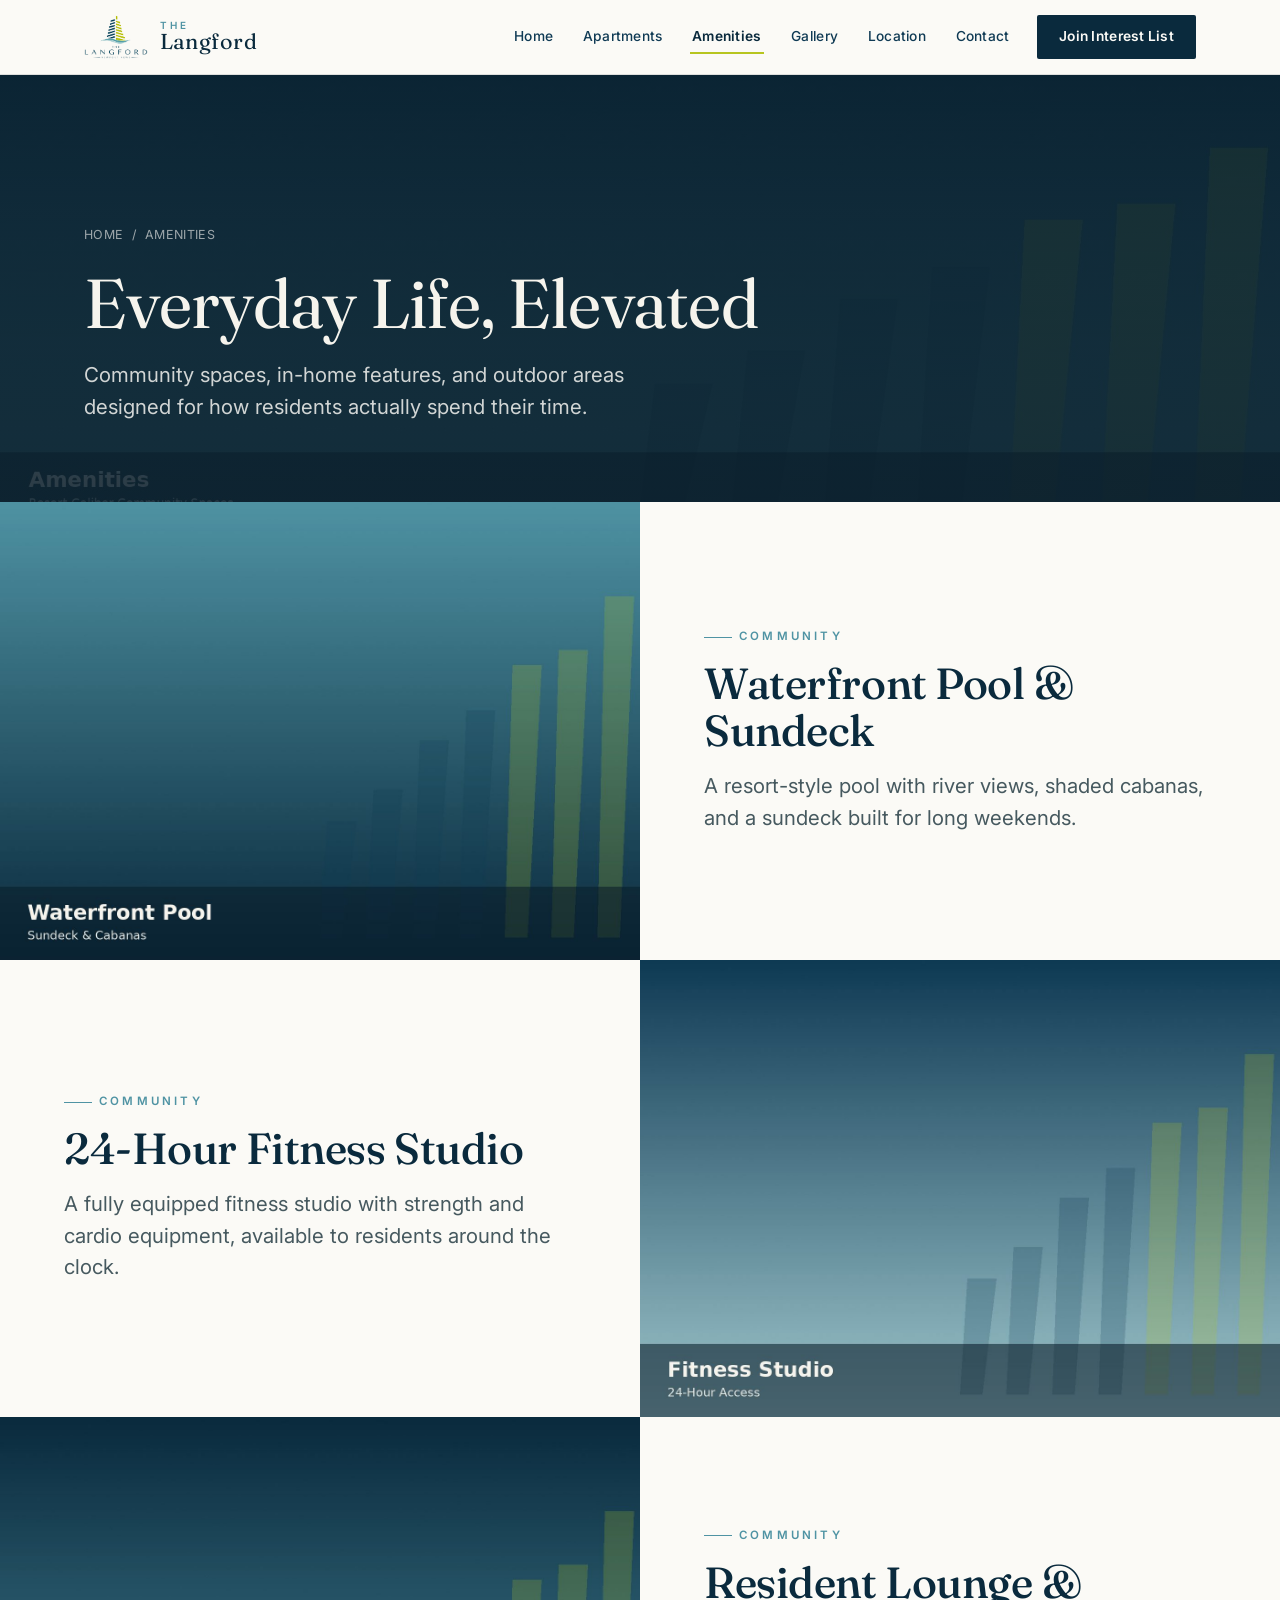
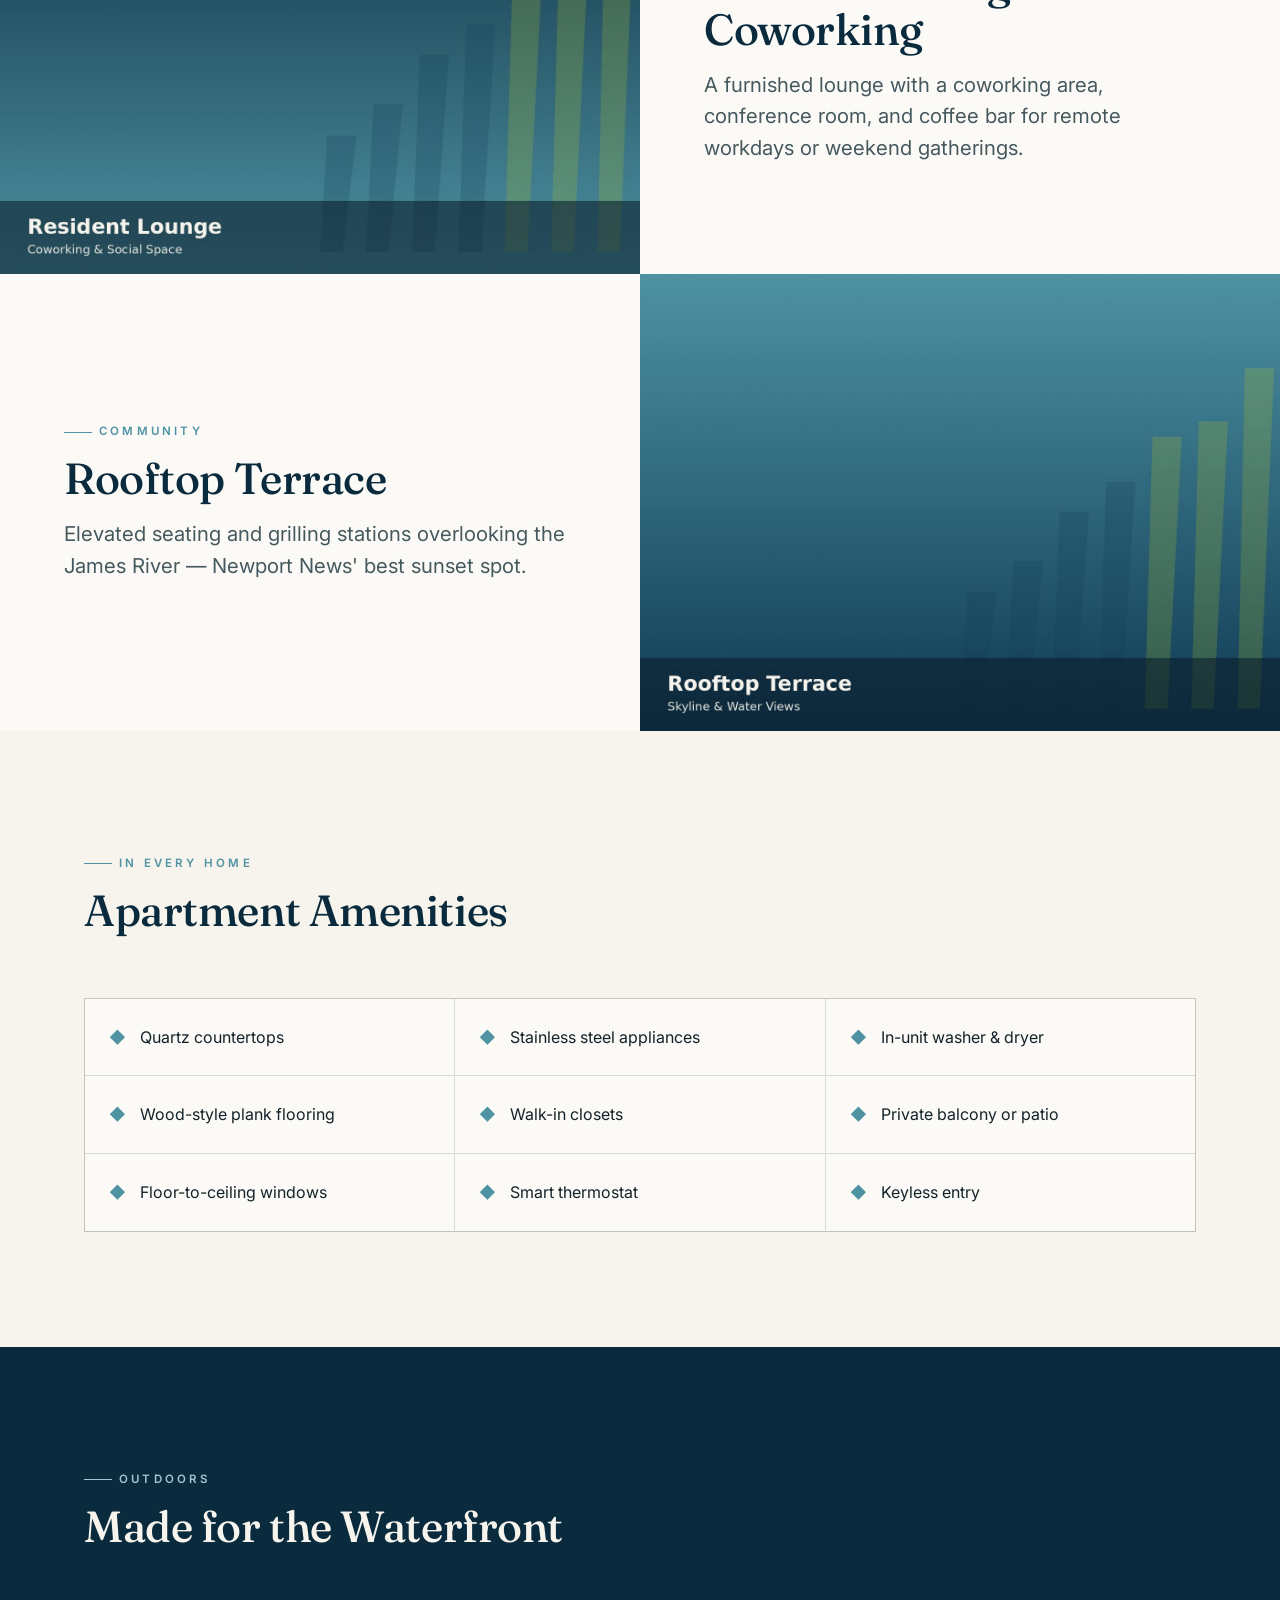
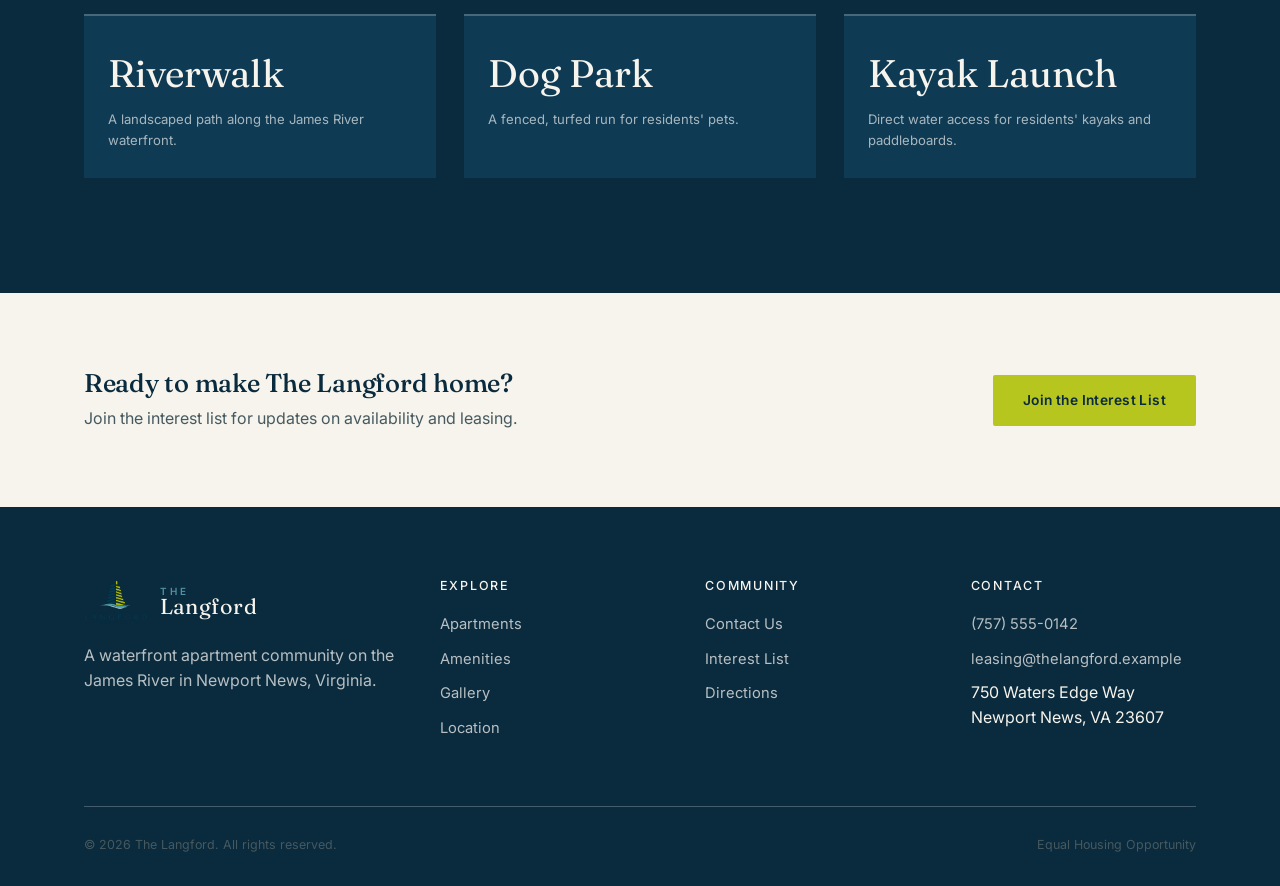
<file: root/amenities.html>
<!DOCTYPE html>
<html lang="en">
<head>
<meta charset="UTF-8">
<meta name="viewport" content="width=device-width, initial-scale=1.0">
<title>Amenities | The Langford, Newport News VA</title>
<meta name="description" content="Discover community, apartment, and outdoor amenities at The Langford, a waterfront apartment community in Newport News, Virginia.">
<link rel="canonical" href="https://www.thelangfordnn.example/amenities.html">
<meta property="og:type" content="website">
<meta property="og:title" content="Amenities | The Langford">
<meta property="og:description" content="Resort-caliber community, in-home, and outdoor amenities at The Langford.">
<meta property="og:image" content="https://www.thelangfordnn.example/assets/img/og-share.jpg">
<link rel="icon" href="assets/img/logo.png">
<link rel="preconnect" href="https://fonts.googleapis.com">
<link rel="preconnect" href="https://fonts.gstatic.com" crossorigin>
<link rel="stylesheet" href="css/base.css">
<link rel="stylesheet" href="css/layout.css">
<link rel="stylesheet" href="css/components.css">
<link rel="stylesheet" href="css/pages.css">
</head>
<body>
<a class="skip-link" href="#main">Skip to content</a>

<header class="site-header">
  <div class="container header-inner">
    <a href="index.html" class="brand">
      <img src="assets/img/logo.png" alt="The Langford logo" width="46" height="46">
      <span class="brand-text"><span class="brand-the">The</span><span class="brand-name">Langford</span></span>
    </a>
    <button class="nav-toggle" aria-expanded="false" aria-controls="main-nav" aria-label="Toggle navigation menu">
      <span></span><span></span><span></span>
    </button>
    <nav class="main-nav" id="main-nav" aria-label="Primary">
      <a href="index.html">Home</a>
      <a href="apartments.html">Apartments</a>
      <a href="amenities.html" aria-current="page">Amenities</a>
      <a href="gallery.html">Gallery</a>
      <a href="location.html">Location</a>
      <a href="contact.html">Contact</a>
      <a href="contact.html#interest-form" class="nav-cta">Join Interest List</a>
    </nav>
  </div>
</header>

<main id="main">

  <section class="page-hero">
    <div class="page-hero-media"><img src="assets/img/hero-amenities.jpg" alt="" aria-hidden="true"></div>
    <div class="container">
      <div class="breadcrumb"><a href="index.html" style="color:inherit;">Home</a><span>/</span><span>Amenities</span></div>
      <h1>Everyday Life, Elevated</h1>
      <p class="lede" style="margin-top:18px;">Community spaces, in-home features, and outdoor areas designed for how residents actually spend their time.</p>
    </div>
  </section>

  <!-- Community amenities showcase -->
  <section>
    <div class="amenity-row reveal">
      <div class="amenity-media"><img src="assets/img/amenity-pool.jpg" alt="Waterfront pool and sundeck at The Langford" loading="lazy"></div>
      <div class="amenity-copy">
        <span class="eyebrow">Community</span>
        <h2 style="margin-top:14px;">Waterfront Pool &amp; Sundeck</h2>
        <p class="lede" style="margin-top:16px;">A resort-style pool with river views, shaded cabanas, and a sundeck built for long weekends.</p>
      </div>
    </div>
    <div class="amenity-row reveal">
      <div class="amenity-media"><img src="assets/img/amenity-fitness.jpg" alt="Fitness studio at The Langford" loading="lazy"></div>
      <div class="amenity-copy">
        <span class="eyebrow">Community</span>
        <h2 style="margin-top:14px;">24-Hour Fitness Studio</h2>
        <p class="lede" style="margin-top:16px;">A fully equipped fitness studio with strength and cardio equipment, available to residents around the clock.</p>
      </div>
    </div>
    <div class="amenity-row reveal">
      <div class="amenity-media"><img src="assets/img/amenity-lounge.jpg" alt="Resident lounge and coworking space at The Langford" loading="lazy"></div>
      <div class="amenity-copy">
        <span class="eyebrow">Community</span>
        <h2 style="margin-top:14px;">Resident Lounge &amp; Coworking</h2>
        <p class="lede" style="margin-top:16px;">A furnished lounge with a coworking area, conference room, and coffee bar for remote workdays or weekend gatherings.</p>
      </div>
    </div>
    <div class="amenity-row reveal">
      <div class="amenity-media"><img src="assets/img/amenity-rooftop.jpg" alt="Rooftop terrace with skyline and water views at The Langford" loading="lazy"></div>
      <div class="amenity-copy">
        <span class="eyebrow">Community</span>
        <h2 style="margin-top:14px;">Rooftop Terrace</h2>
        <p class="lede" style="margin-top:16px;">Elevated seating and grilling stations overlooking the James River — Newport News' best sunset spot.</p>
      </div>
    </div>
  </section>

  <!-- Apartment amenities -->
  <section class="section section-off">
    <div class="container">
      <div class="section-head">
        <div class="heading-group">
          <span class="eyebrow">In Every Home</span>
          <h2>Apartment Amenities</h2>
        </div>
      </div>
      <div class="chip-grid reveal-stagger">
        <div class="chip reveal" style="--i:0;"><span class="chip-icon">&#9670;</span><span>Quartz countertops</span></div>
        <div class="chip reveal" style="--i:1;"><span class="chip-icon">&#9670;</span><span>Stainless steel appliances</span></div>
        <div class="chip reveal" style="--i:2;"><span class="chip-icon">&#9670;</span><span>In-unit washer &amp; dryer</span></div>
        <div class="chip reveal" style="--i:3;"><span class="chip-icon">&#9670;</span><span>Wood-style plank flooring</span></div>
        <div class="chip reveal" style="--i:4;"><span class="chip-icon">&#9670;</span><span>Walk-in closets</span></div>
        <div class="chip reveal" style="--i:5;"><span class="chip-icon">&#9670;</span><span>Private balcony or patio</span></div>
        <div class="chip reveal" style="--i:0;"><span class="chip-icon">&#9670;</span><span>Floor-to-ceiling windows</span></div>
        <div class="chip reveal" style="--i:1;"><span class="chip-icon">&#9670;</span><span>Smart thermostat</span></div>
        <div class="chip reveal" style="--i:2;"><span class="chip-icon">&#9670;</span><span>Keyless entry</span></div>
      </div>
    </div>
  </section>

  <!-- Outdoor spaces -->
  <section class="section section-navy">
    <div class="container">
      <div class="section-head">
        <div class="heading-group">
          <span class="eyebrow" style="color:var(--teal-300);">Outdoors</span>
          <h2>Made for the Waterfront</h2>
        </div>
      </div>
      <div class="grid-3 reveal-stagger">
        <div class="stat-card reveal" style="--i:0; background:var(--navy-800); border-color:var(--line-light);">
          <div class="stat-figure" style="color:var(--off-white);">Riverwalk</div>
          <div class="stat-label" style="color:rgba(251,250,246,0.65);">A landscaped path along the James River waterfront.</div>
        </div>
        <div class="stat-card reveal" style="--i:1; background:var(--navy-800); border-color:var(--line-light);">
          <div class="stat-figure" style="color:var(--off-white);">Dog Park</div>
          <div class="stat-label" style="color:rgba(251,250,246,0.65);">A fenced, turfed run for residents' pets.</div>
        </div>
        <div class="stat-card reveal" style="--i:2; background:var(--navy-800); border-color:var(--line-light);">
          <div class="stat-figure" style="color:var(--off-white);">Kayak Launch</div>
          <div class="stat-label" style="color:rgba(251,250,246,0.65);">Direct water access for residents' kayaks and paddleboards.</div>
        </div>
      </div>
    </div>
  </section>

  <section class="section-tight section-off">
    <div class="container cta-band">
      <div>
        <h3>Ready to make The Langford home?</h3>
        <p style="margin-top:8px;">Join the interest list for updates on availability and leasing.</p>
      </div>
      <a href="contact.html#interest-form" class="btn btn-primary">Join the Interest List</a>
    </div>
  </section>

</main>

<footer class="site-footer">
  <div class="container">
    <div class="footer-grid">
      <div>
        <div class="brand" style="margin-bottom:18px;">
          <img src="assets/img/logo.png" alt="The Langford logo" width="40" height="40">
          <span class="brand-text"><span class="brand-the">The</span><span class="brand-name" style="color:#F6F4ED;">Langford</span></span>
        </div>
        <p style="color:rgba(251,250,246,0.72); max-width:32ch;">A waterfront apartment community on the James River in Newport News, Virginia.</p>
      </div>
      <div>
        <h4>Explore</h4>
        <ul>
          <li><a href="apartments.html">Apartments</a></li>
          <li><a href="amenities.html">Amenities</a></li>
          <li><a href="gallery.html">Gallery</a></li>
          <li><a href="location.html">Location</a></li>
        </ul>
      </div>
      <div>
        <h4>Community</h4>
        <ul>
          <li><a href="contact.html">Contact Us</a></li>
          <li><a href="contact.html#interest-form">Interest List</a></li>
          <li><a href="location.html">Directions</a></li>
        </ul>
      </div>
      <div>
        <h4>Contact</h4>
        <ul>
          <li><a href="tel:+17575550142">(757) 555-0142</a></li>
          <li><a href="mailto:leasing@thelangford.example">leasing@thelangford.example</a></li>
          <li>750 Waters Edge Way<br>Newport News, VA 23607</li>
        </ul>
      </div>
    </div>
    <div class="footer-bottom">
      <p>&copy; <span id="year"></span> The Langford. All rights reserved.</p>
      <p>Equal Housing Opportunity</p>
    </div>
  </div>
</footer>

<script src="js/nav.js" defer></script>
<script src="js/animations.js" defer></script>
<script src="js/main.js" defer></script>
</body>
</html>
</file>
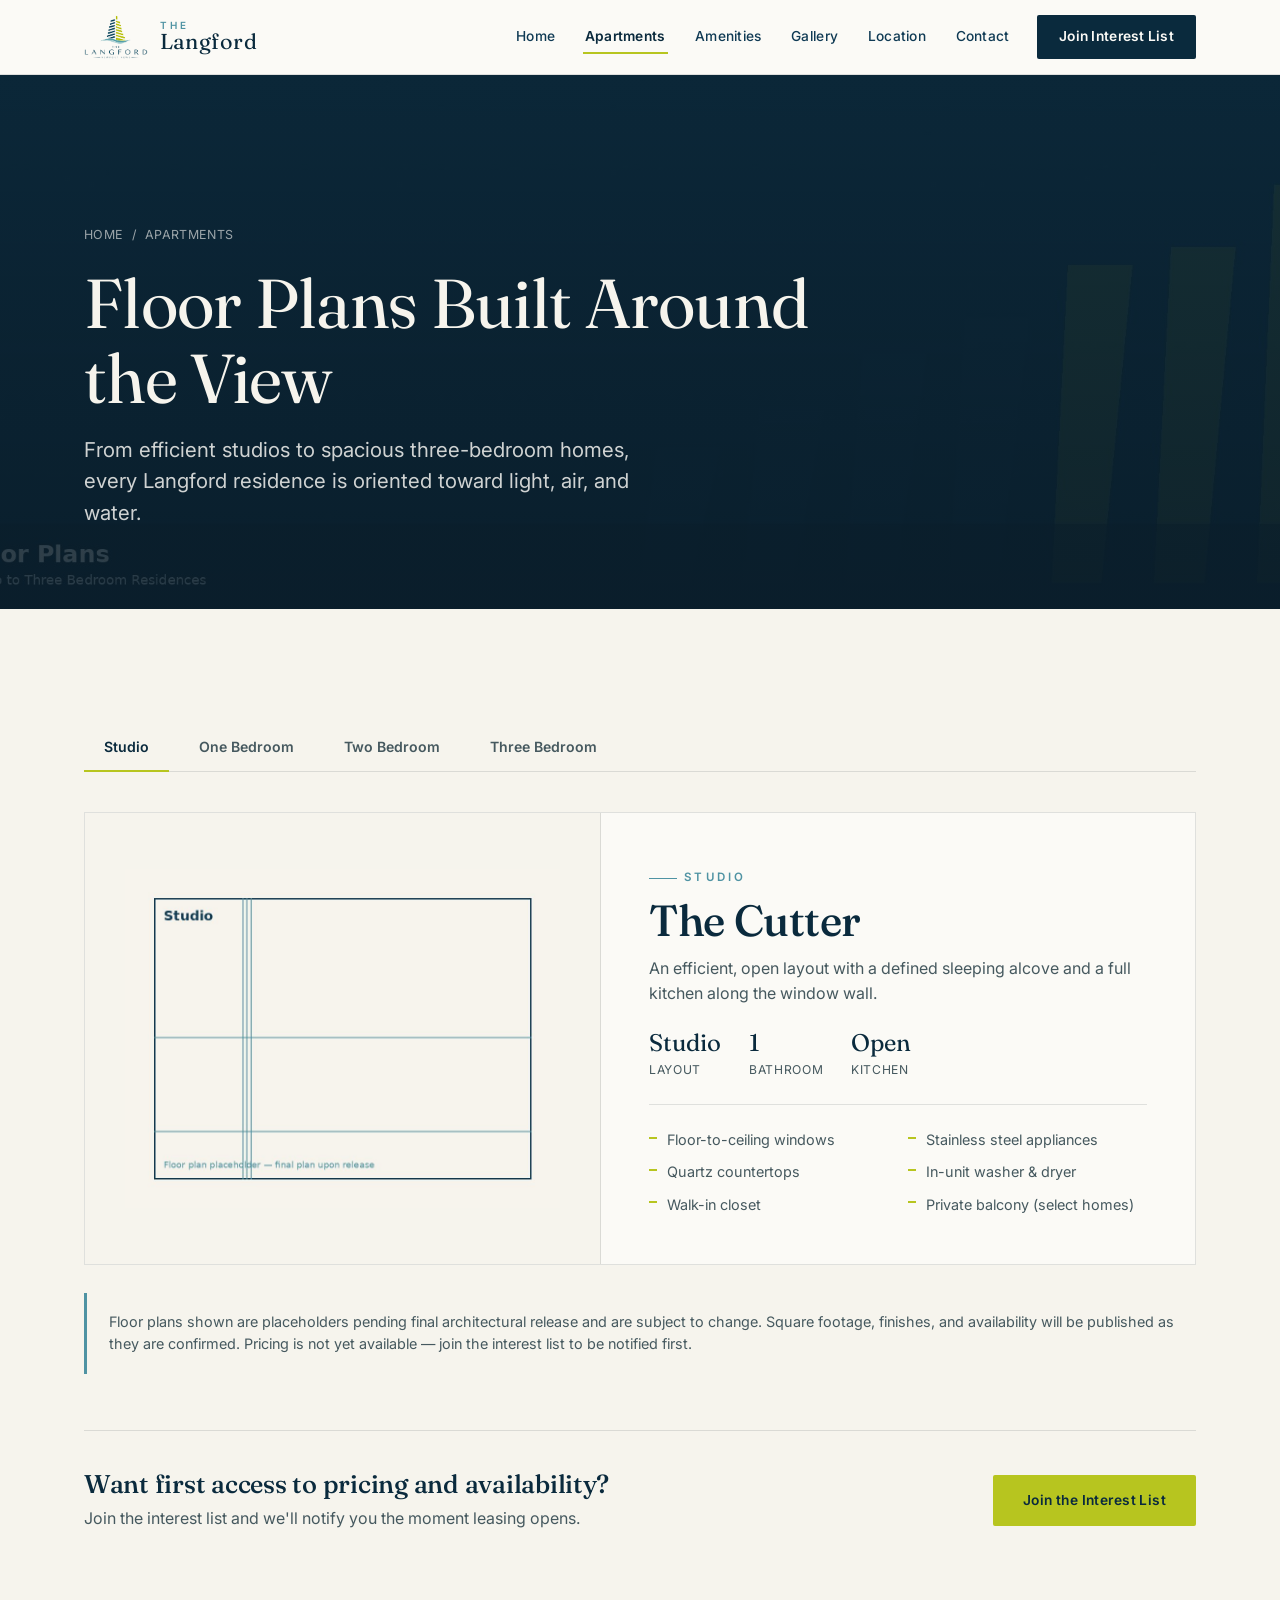
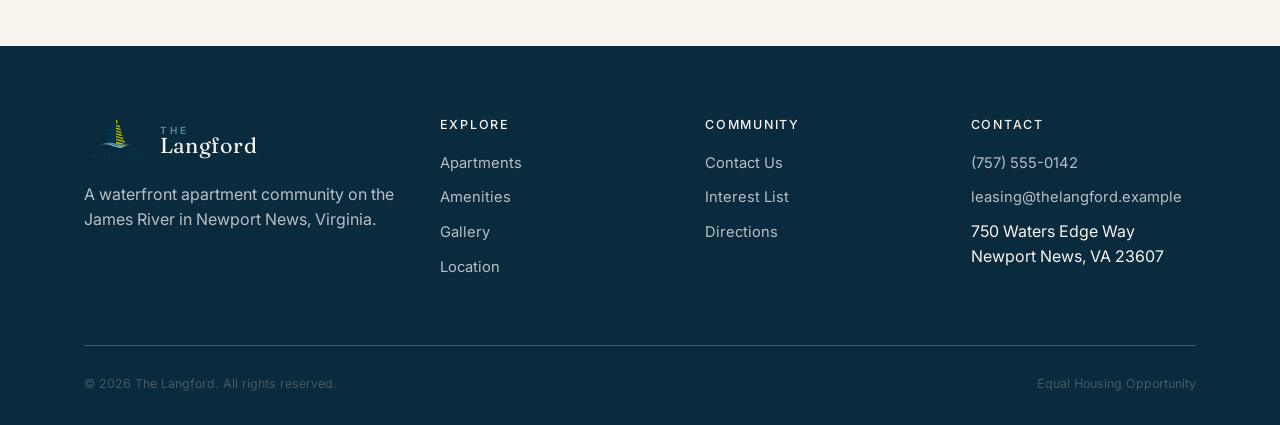
<file: root/apartments.html>
<!DOCTYPE html>
<html lang="en">
<head>
<meta charset="UTF-8">
<meta name="viewport" content="width=device-width, initial-scale=1.0">
<title>Apartments &amp; Floor Plans | The Langford, Newport News VA</title>
<meta name="description" content="Explore studio, one, two, and three bedroom floor plans at The Langford, a waterfront apartment community in Newport News, Virginia.">
<link rel="canonical" href="https://www.thelangfordnn.example/apartments.html">
<meta property="og:type" content="website">
<meta property="og:title" content="Apartments &amp; Floor Plans | The Langford">
<meta property="og:description" content="Studio to three-bedroom waterfront residences in Newport News, VA.">
<meta property="og:image" content="https://www.thelangfordnn.example/assets/img/og-share.jpg">
<link rel="icon" href="assets/img/logo.png">
<link rel="preconnect" href="https://fonts.googleapis.com">
<link rel="preconnect" href="https://fonts.gstatic.com" crossorigin>
<link rel="stylesheet" href="css/base.css">
<link rel="stylesheet" href="css/layout.css">
<link rel="stylesheet" href="css/components.css">
<link rel="stylesheet" href="css/pages.css">
</head>
<body>
<a class="skip-link" href="#main">Skip to content</a>

<header class="site-header">
  <div class="container header-inner">
    <a href="index.html" class="brand">
      <img src="assets/img/logo.png" alt="The Langford logo" width="46" height="46">
      <span class="brand-text"><span class="brand-the">The</span><span class="brand-name">Langford</span></span>
    </a>
    <button class="nav-toggle" aria-expanded="false" aria-controls="main-nav" aria-label="Toggle navigation menu">
      <span></span><span></span><span></span>
    </button>
    <nav class="main-nav" id="main-nav" aria-label="Primary">
      <a href="index.html">Home</a>
      <a href="apartments.html" aria-current="page">Apartments</a>
      <a href="amenities.html">Amenities</a>
      <a href="gallery.html">Gallery</a>
      <a href="location.html">Location</a>
      <a href="contact.html">Contact</a>
      <a href="contact.html#interest-form" class="nav-cta">Join Interest List</a>
    </nav>
  </div>
</header>

<main id="main">

  <section class="page-hero">
    <div class="page-hero-media"><img src="assets/img/hero-apartments.jpg" alt="" aria-hidden="true"></div>
    <div class="container">
      <div class="breadcrumb"><a href="index.html" style="color:inherit;">Home</a><span>/</span><span>Apartments</span></div>
      <h1>Floor Plans Built Around the View</h1>
      <p class="lede" style="margin-top:18px;">From efficient studios to spacious three-bedroom homes, every Langford residence is oriented toward light, air, and water.</p>
    </div>
  </section>

  <section class="section section-off">
    <div class="container">

      <div class="tabs" role="tablist" aria-label="Residence types" data-tabs>
        <button class="tab-btn" role="tab" id="tab-studio" aria-controls="panel-studio" aria-selected="true">Studio</button>
        <button class="tab-btn" role="tab" id="tab-1br" aria-controls="panel-1br" aria-selected="false">One Bedroom</button>
        <button class="tab-btn" role="tab" id="tab-2br" aria-controls="panel-2br" aria-selected="false">Two Bedroom</button>
        <button class="tab-btn" role="tab" id="tab-3br" aria-controls="panel-3br" aria-selected="false">Three Bedroom</button>
      </div>

      <!-- Studio -->
      <div class="tab-panel is-active" id="panel-studio" role="tabpanel" aria-labelledby="tab-studio">
        <div class="plan-card">
          <div class="plan-figure"><img src="assets/img/plan-studio.jpg" alt="Studio floor plan placeholder for The Cutter residence" loading="lazy"></div>
          <div class="plan-body">
            <span class="eyebrow">Studio</span>
            <h2 style="margin-top:10px;">The Cutter</h2>
            <p style="margin-top:12px;">An efficient, open layout with a defined sleeping alcove and a full kitchen along the window wall.</p>
            <div class="plan-specs">
              <div><span class="spec-num">Studio</span><span class="spec-label">Layout</span></div>
              <div><span class="spec-num">1</span><span class="spec-label">Bathroom</span></div>
              <div><span class="spec-num">Open</span><span class="spec-label">Kitchen</span></div>
            </div>
            <ul class="plan-features">
              <li>Floor-to-ceiling windows</li>
              <li>Stainless steel appliances</li>
              <li>Quartz countertops</li>
              <li>In-unit washer &amp; dryer</li>
              <li>Walk-in closet</li>
              <li>Private balcony (select homes)</li>
            </ul>
          </div>
        </div>
      </div>

      <!-- One Bedroom -->
      <div class="tab-panel" id="panel-1br" role="tabpanel" aria-labelledby="tab-1br">
        <div class="plan-card">
          <div class="plan-figure"><img src="assets/img/plan-1br.jpg" alt="One bedroom floor plan placeholder for The Harborview residence" loading="lazy"></div>
          <div class="plan-body">
            <span class="eyebrow">One Bedroom</span>
            <h2 style="margin-top:10px;">The Harborview</h2>
            <p style="margin-top:12px;">A separated bedroom suite with a generous living and dining area, designed for daily comfort.</p>
            <div class="plan-specs">
              <div><span class="spec-num">1</span><span class="spec-label">Bedroom</span></div>
              <div><span class="spec-num">1</span><span class="spec-label">Bathroom</span></div>
              <div><span class="spec-num">Island</span><span class="spec-label">Kitchen</span></div>
            </div>
            <ul class="plan-features">
              <li>Kitchen island with seating</li>
              <li>Walk-in closet</li>
              <li>Private balcony or patio</li>
              <li>In-unit washer &amp; dryer</li>
              <li>Water-view homes available</li>
              <li>Wood-style plank flooring</li>
            </ul>
          </div>
        </div>
      </div>

      <!-- Two Bedroom -->
      <div class="tab-panel" id="panel-2br" role="tabpanel" aria-labelledby="tab-2br">
        <div class="plan-card">
          <div class="plan-figure"><img src="assets/img/plan-2br.jpg" alt="Two bedroom floor plan placeholder for The Tidewater residence" loading="lazy"></div>
          <div class="plan-body">
            <span class="eyebrow">Two Bedroom</span>
            <h2 style="margin-top:10px;">The Tidewater</h2>
            <p style="margin-top:12px;">Split bedrooms for privacy, two full bathrooms, and an open living area that opens to a private balcony.</p>
            <div class="plan-specs">
              <div><span class="spec-num">2</span><span class="spec-label">Bedrooms</span></div>
              <div><span class="spec-num">2</span><span class="spec-label">Bathrooms</span></div>
              <div><span class="spec-num">Split</span><span class="spec-label">Layout</span></div>
            </div>
            <ul class="plan-features">
              <li>Owner's suite with walk-in closet</li>
              <li>Double-vanity primary bath</li>
              <li>Kitchen pantry</li>
              <li>In-unit washer &amp; dryer</li>
              <li>Private balcony</li>
              <li>Water-view homes available</li>
            </ul>
          </div>
        </div>
      </div>

      <!-- Three Bedroom -->
      <div class="tab-panel" id="panel-3br" role="tabpanel" aria-labelledby="tab-3br">
        <div class="plan-card">
          <div class="plan-figure"><img src="assets/img/plan-3br.jpg" alt="Three bedroom floor plan placeholder for The Commodore residence" loading="lazy"></div>
          <div class="plan-body">
            <span class="eyebrow">Three Bedroom</span>
            <h2 style="margin-top:10px;">The Commodore</h2>
            <p style="margin-top:12px;">The Langford's largest layout — ideal for families or roommates, with room to spread out and entertain.</p>
            <div class="plan-specs">
              <div><span class="spec-num">3</span><span class="spec-label">Bedrooms</span></div>
              <div><span class="spec-num">2</span><span class="spec-label">Bathrooms</span></div>
              <div><span class="spec-num">Corner</span><span class="spec-label">Homes</span></div>
            </div>
            <ul class="plan-features">
              <li>Corner residence, extra windows</li>
              <li>Owner's suite with walk-in closet</li>
              <li>Large kitchen island</li>
              <li>In-unit washer &amp; dryer</li>
              <li>Private balcony</li>
              <li>Additional storage closet</li>
            </ul>
          </div>
        </div>
      </div>

      <div class="note-box">
        Floor plans shown are placeholders pending final architectural release and are subject to change. Square footage, finishes, and availability will be published as they are confirmed. Pricing is not yet available — join the interest list to be notified first.
      </div>

      <div class="cta-band" style="margin-top:56px; padding-top:40px; border-top:1px solid var(--line);">
        <div>
          <h3>Want first access to pricing and availability?</h3>
          <p style="margin-top:8px;">Join the interest list and we'll notify you the moment leasing opens.</p>
        </div>
        <a href="contact.html#interest-form" class="btn btn-primary">Join the Interest List</a>
      </div>

    </div>
  </section>

</main>

<footer class="site-footer">
  <div class="container">
    <div class="footer-grid">
      <div>
        <div class="brand" style="margin-bottom:18px;">
          <img src="assets/img/logo.png" alt="The Langford logo" width="40" height="40">
          <span class="brand-text"><span class="brand-the">The</span><span class="brand-name" style="color:#F6F4ED;">Langford</span></span>
        </div>
        <p style="color:rgba(251,250,246,0.72); max-width:32ch;">A waterfront apartment community on the James River in Newport News, Virginia.</p>
      </div>
      <div>
        <h4>Explore</h4>
        <ul>
          <li><a href="apartments.html">Apartments</a></li>
          <li><a href="amenities.html">Amenities</a></li>
          <li><a href="gallery.html">Gallery</a></li>
          <li><a href="location.html">Location</a></li>
        </ul>
      </div>
      <div>
        <h4>Community</h4>
        <ul>
          <li><a href="contact.html">Contact Us</a></li>
          <li><a href="contact.html#interest-form">Interest List</a></li>
          <li><a href="location.html">Directions</a></li>
        </ul>
      </div>
      <div>
        <h4>Contact</h4>
        <ul>
          <li><a href="tel:+17575550142">(757) 555-0142</a></li>
          <li><a href="mailto:leasing@thelangford.example">leasing@thelangford.example</a></li>
          <li>750 Waters Edge Way<br>Newport News, VA 23607</li>
        </ul>
      </div>
    </div>
    <div class="footer-bottom">
      <p>&copy; <span id="year"></span> The Langford. All rights reserved.</p>
      <p>Equal Housing Opportunity</p>
    </div>
  </div>
</footer>

<script src="js/nav.js" defer></script>
<script src="js/animations.js" defer></script>
<script src="js/tabs.js" defer></script>
<script src="js/main.js" defer></script>
</body>
</html>
</file>
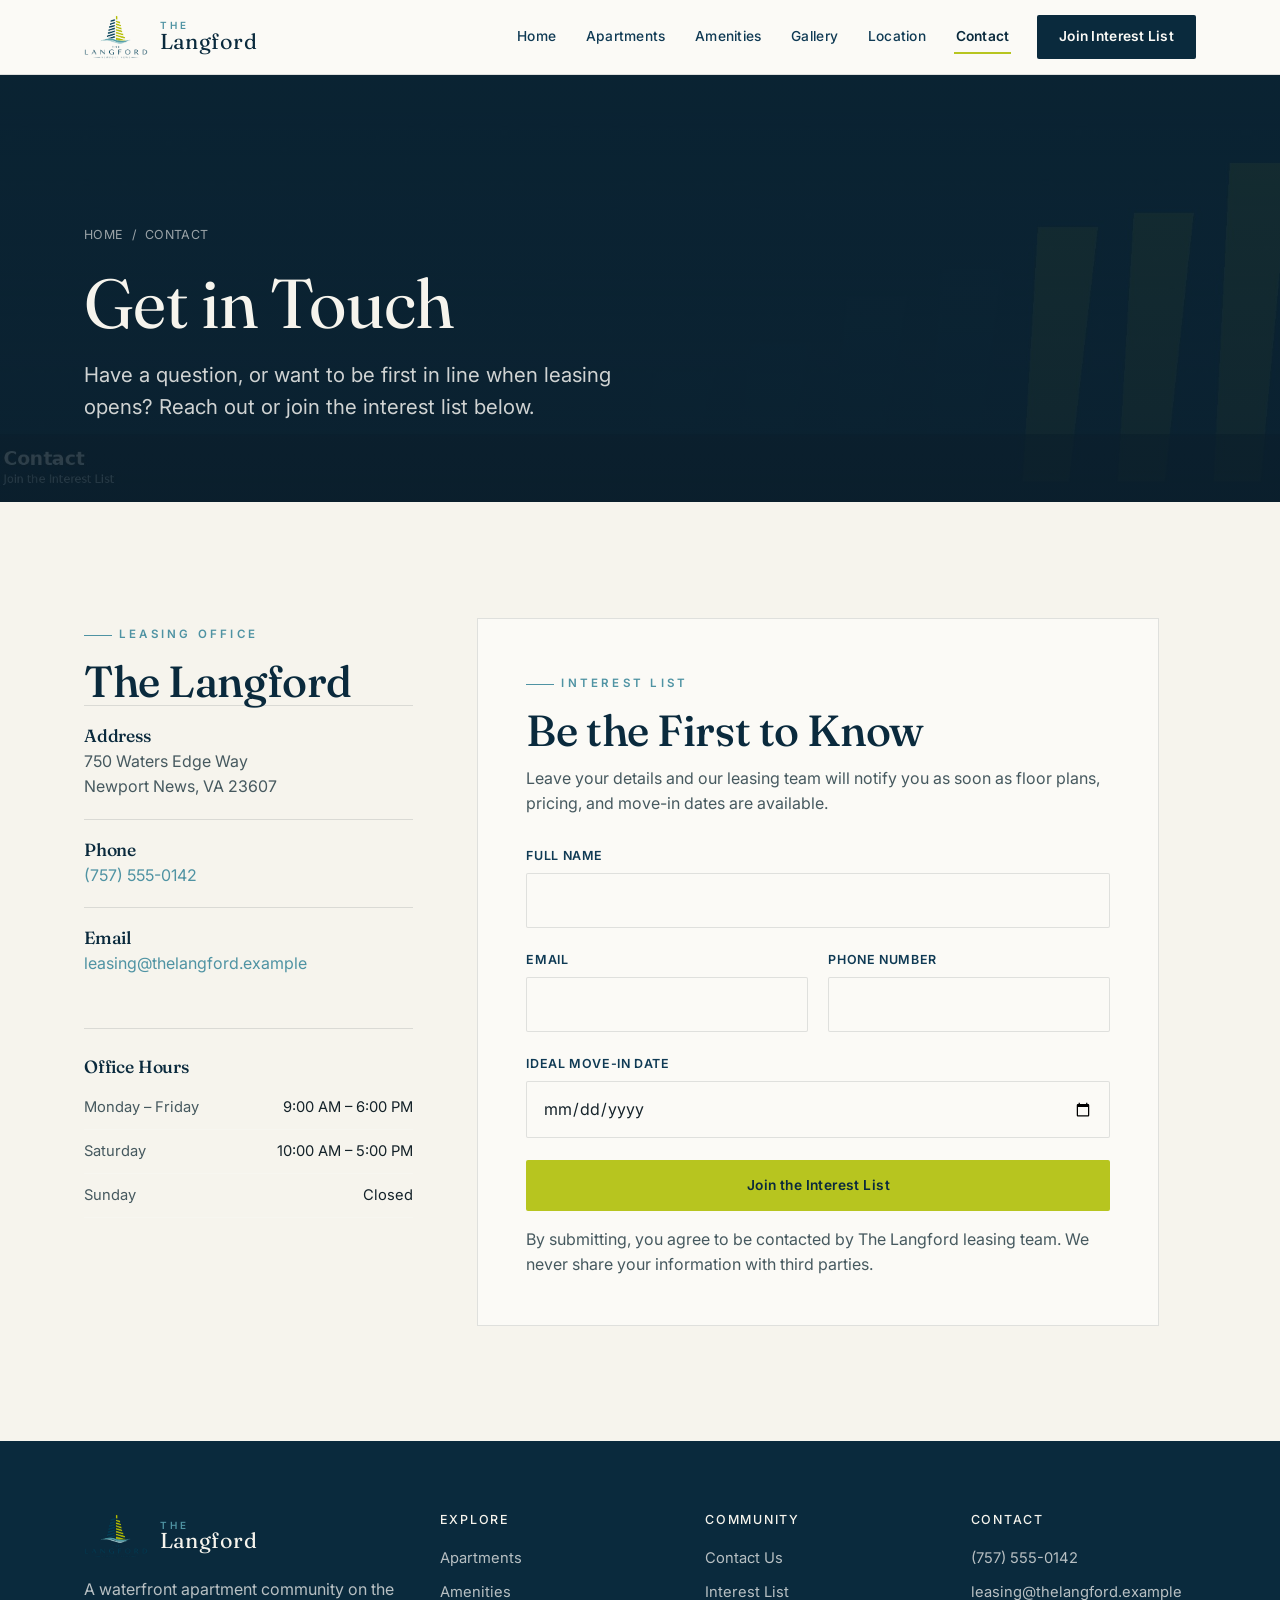
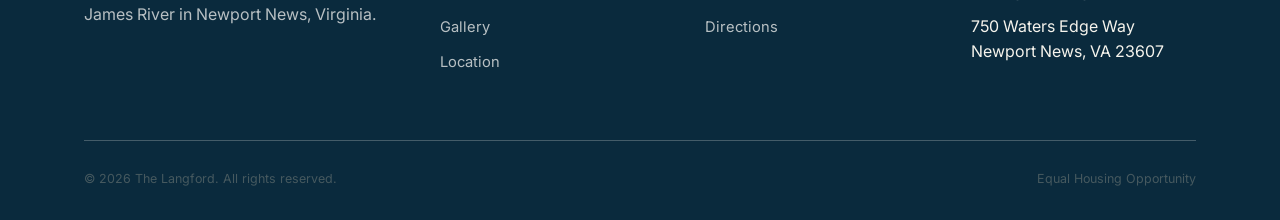
<file: root/contact.html>
<!DOCTYPE html>
<html lang="en">
<head>
<meta charset="UTF-8">
<meta name="viewport" content="width=device-width, initial-scale=1.0">
<title>Contact &amp; Interest List | The Langford, Newport News VA</title>
<meta name="description" content="Contact The Langford leasing team or join the interest list to be notified when waterfront apartments in Newport News, VA become available.">
<link rel="canonical" href="https://www.thelangfordnn.example/contact.html">
<meta property="og:type" content="website">
<meta property="og:title" content="Contact &amp; Interest List | The Langford">
<meta property="og:description" content="Join the interest list for The Langford, a waterfront apartment community in Newport News, VA.">
<meta property="og:image" content="https://www.thelangfordnn.example/assets/img/og-share.jpg">
<link rel="icon" href="assets/img/logo.png">
<link rel="preconnect" href="https://fonts.googleapis.com">
<link rel="preconnect" href="https://fonts.gstatic.com" crossorigin>
<link rel="stylesheet" href="css/base.css">
<link rel="stylesheet" href="css/layout.css">
<link rel="stylesheet" href="css/components.css">
<link rel="stylesheet" href="css/pages.css">
<script src="https://challenges.cloudflare.com/turnstile/v0/api.js" async defer></script>
</head>
<body>
<a class="skip-link" href="#main">Skip to content</a>

<header class="site-header">
  <div class="container header-inner">
    <a href="index.html" class="brand">
      <img src="assets/img/logo.png" alt="The Langford logo" width="46" height="46">
      <span class="brand-text"><span class="brand-the">The</span><span class="brand-name">Langford</span></span>
    </a>
    <button class="nav-toggle" aria-expanded="false" aria-controls="main-nav" aria-label="Toggle navigation menu">
      <span></span><span></span><span></span>
    </button>
    <nav class="main-nav" id="main-nav" aria-label="Primary">
      <a href="index.html">Home</a>
      <a href="apartments.html">Apartments</a>
      <a href="amenities.html">Amenities</a>
      <a href="gallery.html">Gallery</a>
      <a href="location.html">Location</a>
      <a href="contact.html" aria-current="page">Contact</a>
      <a href="contact.html#interest-form" class="nav-cta">Join Interest List</a>
    </nav>
  </div>
</header>

<main id="main">

  <section class="page-hero">
    <div class="page-hero-media"><img src="assets/img/hero-contact.jpg" alt="" aria-hidden="true"></div>
    <div class="container">
      <div class="breadcrumb"><a href="index.html" style="color:inherit;">Home</a><span>/</span><span>Contact</span></div>
      <h1>Get in Touch</h1>
      <p class="lede" style="margin-top:18px;">Have a question, or want to be first in line when leasing opens? Reach out or join the interest list below.</p>
    </div>
  </section>

  <section class="section section-off" id="interest-form">
    <div class="container contact-grid">

      <div class="reveal">
        <span class="eyebrow">Leasing Office</span>
        <h2 style="margin-top:14px;">The Langford</h2>
        <div class="contact-info-item" style="border-color:var(--line);">
          <div>
            <h4>Address</h4>
            <p style="margin-top:4px;">750 Waters Edge Way<br>Newport News, VA 23607</p>
          </div>
        </div>
        <div class="contact-info-item" style="border-color:var(--line);">
          <div>
            <h4>Phone</h4>
            <p style="margin-top:4px;"><a href="tel:+17575550142" style="color:var(--teal-500);">(757) 555-0142</a></p>
          </div>
        </div>
        <div class="contact-info-item" style="border-color:var(--line);">
          <div>
            <h4>Email</h4>
            <p style="margin-top:4px;"><a href="mailto:leasing@thelangford.example" style="color:var(--teal-500);">leasing@thelangford.example</a></p>
          </div>
        </div>
        <div style="margin-top:32px; padding-top:28px; border-top:1px solid var(--line);">
          <h4>Office Hours</h4>
          <table class="hours-table" style="margin-top:10px;">
            <tr><td style="color:var(--ink-soft);">Monday &ndash; Friday</td><td style="color:var(--ink);">9:00 AM &ndash; 6:00 PM</td></tr>
            <tr><td style="color:var(--ink-soft);">Saturday</td><td style="color:var(--ink);">10:00 AM &ndash; 5:00 PM</td></tr>
            <tr><td style="color:var(--ink-soft);">Sunday</td><td style="color:var(--ink);">Closed</td></tr>
          </table>
        </div>
      </div>

      <div class="card reveal" style="padding:clamp(28px,4vw,48px);">
        <span class="eyebrow">Interest List</span>
        <h2 style="margin-top:14px;">Be the First to Know</h2>
        <p style="margin-top:12px;">Leave your details and our leasing team will notify you as soon as floor plans, pricing, and move-in dates are available.</p>

        <form id="interest-form" novalidate style="margin-top:30px;">
          <!-- Honeypot field: hidden from real users, bots often fill it -->
          <div class="visually-hidden" aria-hidden="true">
            <label for="website">Leave this field blank</label>
            <input type="text" id="website" name="website" tabindex="-1" autocomplete="off">
          </div>

          <div class="form-field">
            <label for="name">Full name</label>
            <input type="text" id="name" name="name" autocomplete="name" required>
          </div>

          <div class="form-row">
            <div class="form-field">
              <label for="email">Email</label>
              <input type="email" id="email" name="email" autocomplete="email" required>
            </div>
            <div class="form-field">
              <label for="phone">Phone number</label>
              <input type="tel" id="phone" name="phone" autocomplete="tel" required>
            </div>
          </div>

          <div class="form-field">
            <label for="moveInDate">Ideal move-in date</label>
            <input type="date" id="moveInDate" name="moveInDate" required>
          </div>

          <div class="turnstile-wrap">
            <div class="cf-turnstile" data-sitekey="1x00000000000000000000AA" data-theme="light"></div>
          </div>

          <button type="submit" class="btn btn-primary" style="width:100%; justify-content:center;">Join the Interest List</button>

          <div class="form-status" id="form-status" aria-live="polite"></div>

          <p class="field-hint" style="margin-top:16px;">By submitting, you agree to be contacted by The Langford leasing team. We never share your information with third parties.</p>
        </form>
      </div>

    </div>
  </section>

</main>

<footer class="site-footer">
  <div class="container">
    <div class="footer-grid">
      <div>
        <div class="brand" style="margin-bottom:18px;">
          <img src="assets/img/logo.png" alt="The Langford logo" width="40" height="40">
          <span class="brand-text"><span class="brand-the">The</span><span class="brand-name" style="color:#F6F4ED;">Langford</span></span>
        </div>
        <p style="color:rgba(251,250,246,0.72); max-width:32ch;">A waterfront apartment community on the James River in Newport News, Virginia.</p>
      </div>
      <div>
        <h4>Explore</h4>
        <ul>
          <li><a href="apartments.html">Apartments</a></li>
          <li><a href="amenities.html">Amenities</a></li>
          <li><a href="gallery.html">Gallery</a></li>
          <li><a href="location.html">Location</a></li>
        </ul>
      </div>
      <div>
        <h4>Community</h4>
        <ul>
          <li><a href="contact.html">Contact Us</a></li>
          <li><a href="contact.html#interest-form">Interest List</a></li>
          <li><a href="location.html">Directions</a></li>
        </ul>
      </div>
      <div>
        <h4>Contact</h4>
        <ul>
          <li><a href="tel:+17575550142">(757) 555-0142</a></li>
          <li><a href="mailto:leasing@thelangford.example">leasing@thelangford.example</a></li>
          <li>750 Waters Edge Way<br>Newport News, VA 23607</li>
        </ul>
      </div>
    </div>
    <div class="footer-bottom">
      <p>&copy; <span id="year"></span> The Langford. All rights reserved.</p>
      <p>Equal Housing Opportunity</p>
    </div>
  </div>
</footer>

<script src="js/nav.js" defer></script>
<script src="js/animations.js" defer></script>
<script src="js/form.js" defer></script>
<script src="js/main.js" defer></script>
</body>
</html>
</file>
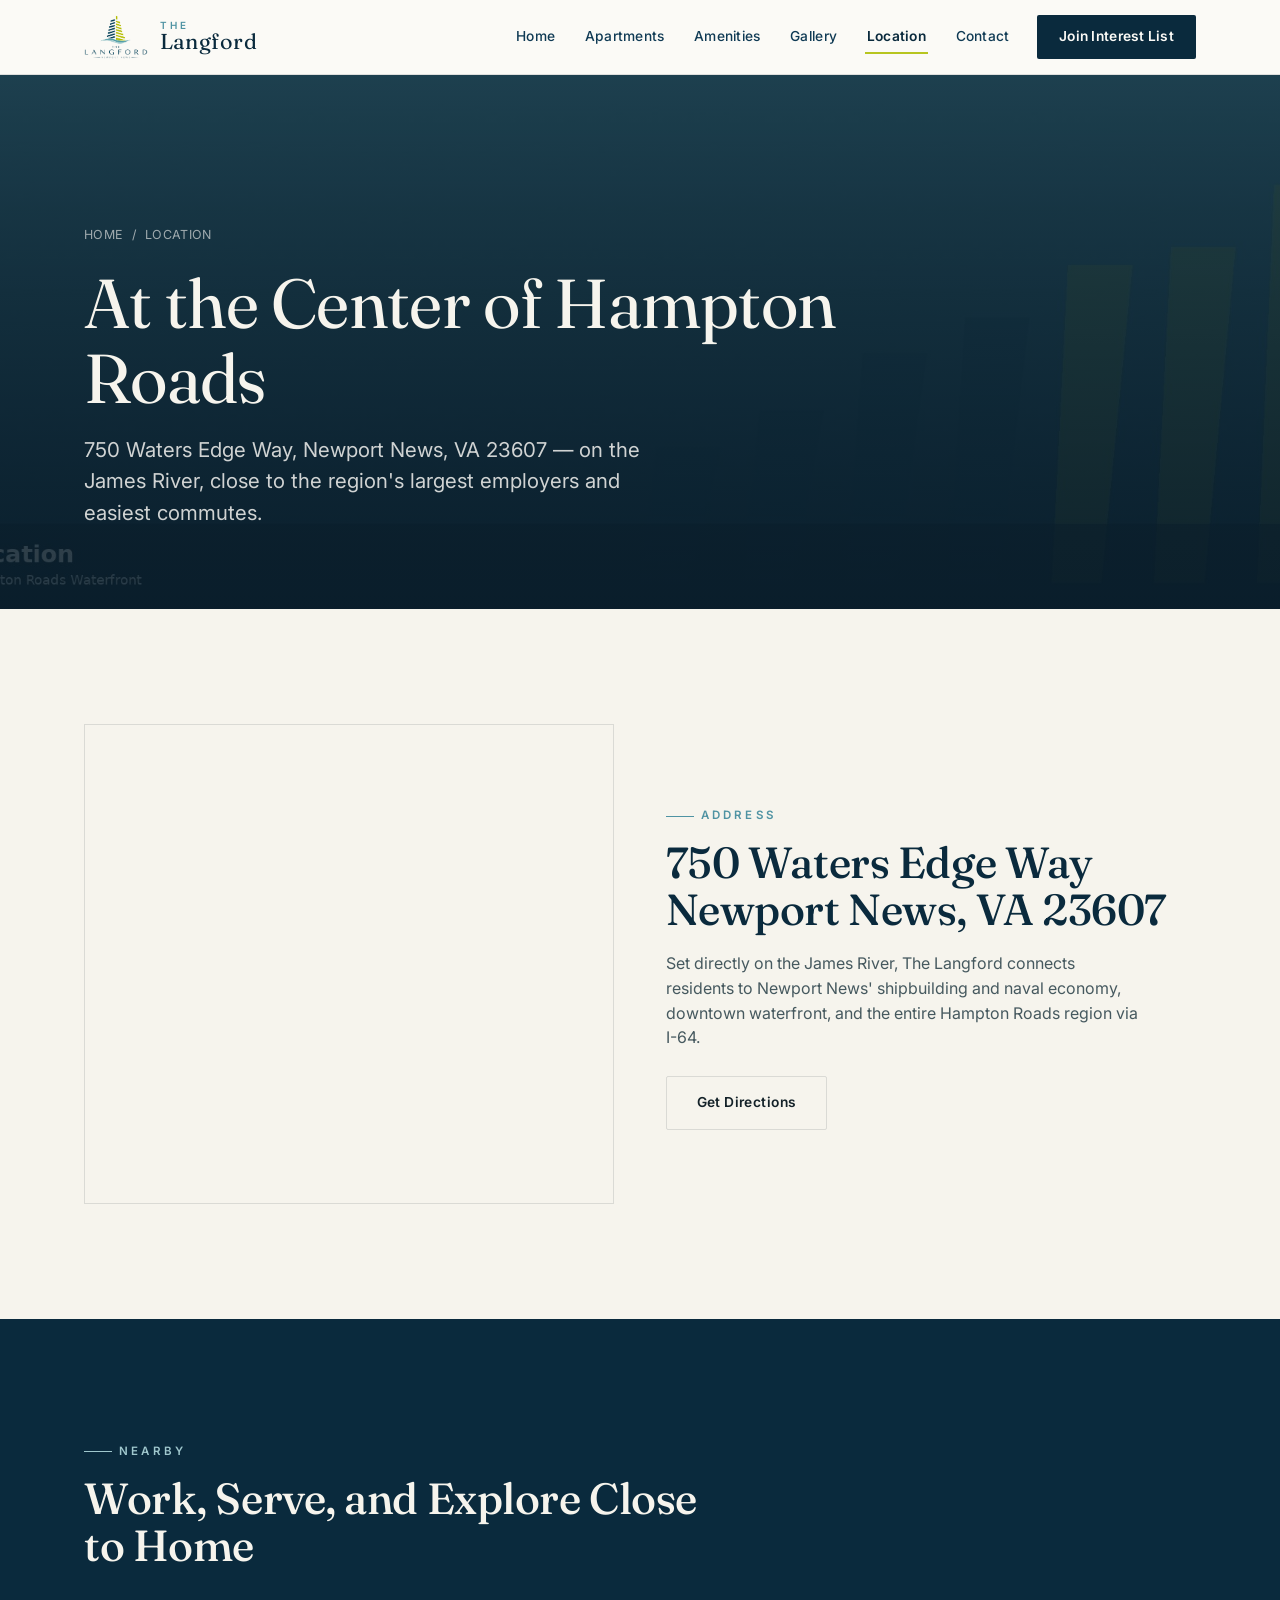
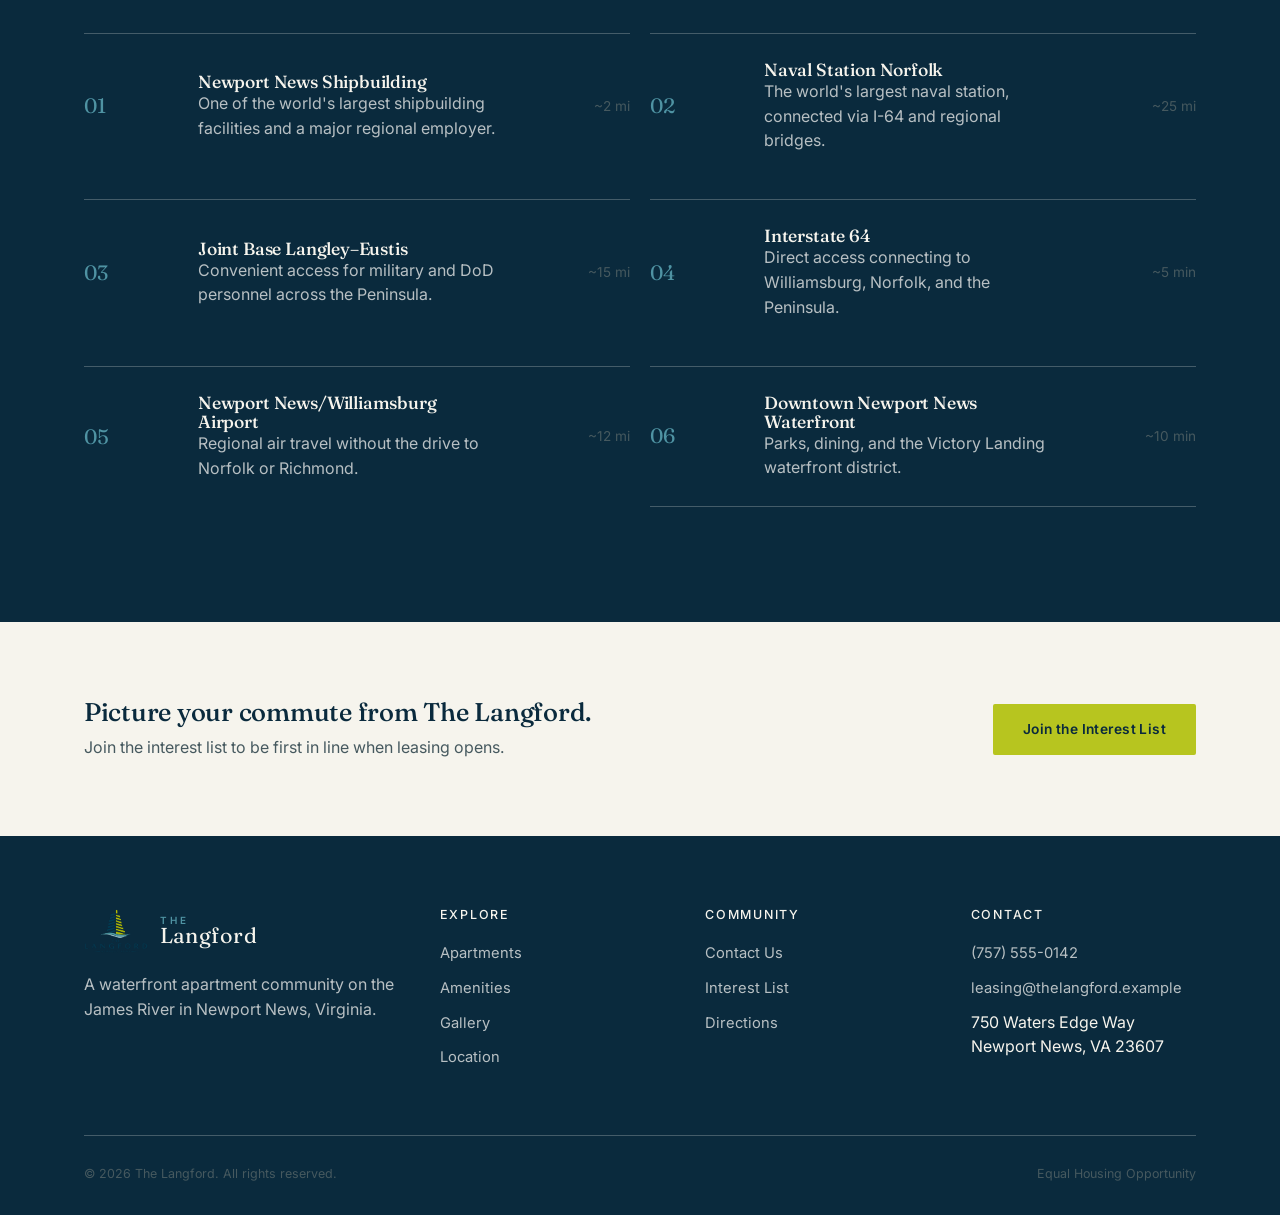
<file: root/location.html>
<!DOCTYPE html>
<html lang="en">
<head>
<meta charset="UTF-8">
<meta name="viewport" content="width=device-width, initial-scale=1.0">
<title>Location | The Langford, Newport News VA</title>
<meta name="description" content="The Langford is located on the James River waterfront in Newport News, VA — close to Newport News Shipbuilding, naval facilities, and Interstate 64.">
<link rel="canonical" href="https://www.thelangfordnn.example/location.html">
<meta property="og:type" content="website">
<meta property="og:title" content="Location | The Langford">
<meta property="og:description" content="Waterfront living close to Newport News Shipbuilding, naval facilities, and I-64.">
<meta property="og:image" content="https://www.thelangfordnn.example/assets/img/og-share.jpg">
<link rel="icon" href="assets/img/logo.png">
<link rel="preconnect" href="https://fonts.googleapis.com">
<link rel="preconnect" href="https://fonts.gstatic.com" crossorigin>
<link rel="stylesheet" href="css/base.css">
<link rel="stylesheet" href="css/layout.css">
<link rel="stylesheet" href="css/components.css">
<link rel="stylesheet" href="css/pages.css">
</head>
<body>
<a class="skip-link" href="#main">Skip to content</a>

<header class="site-header">
  <div class="container header-inner">
    <a href="index.html" class="brand">
      <img src="assets/img/logo.png" alt="The Langford logo" width="46" height="46">
      <span class="brand-text"><span class="brand-the">The</span><span class="brand-name">Langford</span></span>
    </a>
    <button class="nav-toggle" aria-expanded="false" aria-controls="main-nav" aria-label="Toggle navigation menu">
      <span></span><span></span><span></span>
    </button>
    <nav class="main-nav" id="main-nav" aria-label="Primary">
      <a href="index.html">Home</a>
      <a href="apartments.html">Apartments</a>
      <a href="amenities.html">Amenities</a>
      <a href="gallery.html">Gallery</a>
      <a href="location.html" aria-current="page">Location</a>
      <a href="contact.html">Contact</a>
      <a href="contact.html#interest-form" class="nav-cta">Join Interest List</a>
    </nav>
  </div>
</header>

<main id="main">

  <section class="page-hero">
    <div class="page-hero-media"><img src="assets/img/hero-location.jpg" alt="" aria-hidden="true"></div>
    <div class="container">
      <div class="breadcrumb"><a href="index.html" style="color:inherit;">Home</a><span>/</span><span>Location</span></div>
      <h1>At the Center of Hampton Roads</h1>
      <p class="lede" style="margin-top:18px;">750 Waters Edge Way, Newport News, VA 23607 — on the James River, close to the region's largest employers and easiest commutes.</p>
    </div>
  </section>

  <section class="section section-off">
    <div class="container grid-2">
      <div class="map-frame reveal">
        <iframe
          title="Map showing The Langford location in Newport News, Virginia"
          src="https://www.openstreetmap.org/export/embed.html?bbox=-76.4550%2C36.9650%2C-76.4150%2C36.9950&layer=mapnik&marker=36.9800%2C-76.4350"
          loading="lazy"
          referrerpolicy="no-referrer-when-downgrade">
        </iframe>
      </div>
      <div class="reveal">
        <span class="eyebrow">Address</span>
        <h2 style="margin-top:14px;">750 Waters Edge Way<br>Newport News, VA 23607</h2>
        <p style="margin-top:18px; max-width:48ch;">Set directly on the James River, The Langford connects residents to Newport News' shipbuilding and naval economy, downtown waterfront, and the entire Hampton Roads region via I-64.</p>
        <a class="btn btn-outline on-light" style="margin-top:26px;" href="https://www.openstreetmap.org/?mlat=36.9800&mlon=-76.4350#map=14/36.9800/-76.4350" target="_blank" rel="noopener">Get Directions</a>
      </div>
    </div>
  </section>

  <section class="section section-navy">
    <div class="container">
      <div class="section-head">
        <div class="heading-group">
          <span class="eyebrow" style="color:var(--teal-300);">Nearby</span>
          <h2>Work, Serve, and Explore Close to Home</h2>
        </div>
      </div>
      <div class="transit-grid reveal-stagger">
        <div class="advantage-item reveal" style="--i:0; grid-template-columns: 90px 1fr 110px; border-color: var(--line-light);">
          <span class="adv-index">01</span>
          <div><h4 style="color:var(--off-white);">Newport News Shipbuilding</h4><p>One of the world's largest shipbuilding facilities and a major regional employer.</p></div>
          <span class="adv-dist">~2 mi</span>
        </div>
        <div class="advantage-item reveal" style="--i:1; grid-template-columns: 90px 1fr 110px; border-color: var(--line-light);">
          <span class="adv-index">02</span>
          <div><h4 style="color:var(--off-white);">Naval Station Norfolk</h4><p>The world's largest naval station, connected via I-64 and regional bridges.</p></div>
          <span class="adv-dist">~25 mi</span>
        </div>
        <div class="advantage-item reveal" style="--i:2; grid-template-columns: 90px 1fr 110px; border-color: var(--line-light);">
          <span class="adv-index">03</span>
          <div><h4 style="color:var(--off-white);">Joint Base Langley&ndash;Eustis</h4><p>Convenient access for military and DoD personnel across the Peninsula.</p></div>
          <span class="adv-dist">~15 mi</span>
        </div>
        <div class="advantage-item reveal" style="--i:3; grid-template-columns: 90px 1fr 110px; border-color: var(--line-light);">
          <span class="adv-index">04</span>
          <div><h4 style="color:var(--off-white);">Interstate 64</h4><p>Direct access connecting to Williamsburg, Norfolk, and the Peninsula.</p></div>
          <span class="adv-dist">~5 min</span>
        </div>
        <div class="advantage-item reveal" style="--i:4; grid-template-columns: 90px 1fr 110px; border-color: var(--line-light);">
          <span class="adv-index">05</span>
          <div><h4 style="color:var(--off-white);">Newport News/Williamsburg Airport</h4><p>Regional air travel without the drive to Norfolk or Richmond.</p></div>
          <span class="adv-dist">~12 mi</span>
        </div>
        <div class="advantage-item reveal" style="--i:5; grid-template-columns: 90px 1fr 110px; border-color: var(--line-light); border-bottom-color: var(--line-light);">
          <span class="adv-index">06</span>
          <div><h4 style="color:var(--off-white);">Downtown Newport News Waterfront</h4><p>Parks, dining, and the Victory Landing waterfront district.</p></div>
          <span class="adv-dist">~10 min</span>
        </div>
      </div>
    </div>
  </section>

  <section class="section-tight section-off">
    <div class="container cta-band">
      <div>
        <h3>Picture your commute from The Langford.</h3>
        <p style="margin-top:8px;">Join the interest list to be first in line when leasing opens.</p>
      </div>
      <a href="contact.html#interest-form" class="btn btn-primary">Join the Interest List</a>
    </div>
  </section>

</main>

<footer class="site-footer">
  <div class="container">
    <div class="footer-grid">
      <div>
        <div class="brand" style="margin-bottom:18px;">
          <img src="assets/img/logo.png" alt="The Langford logo" width="40" height="40">
          <span class="brand-text"><span class="brand-the">The</span><span class="brand-name" style="color:#F6F4ED;">Langford</span></span>
        </div>
        <p style="color:rgba(251,250,246,0.72); max-width:32ch;">A waterfront apartment community on the James River in Newport News, Virginia.</p>
      </div>
      <div>
        <h4>Explore</h4>
        <ul>
          <li><a href="apartments.html">Apartments</a></li>
          <li><a href="amenities.html">Amenities</a></li>
          <li><a href="gallery.html">Gallery</a></li>
          <li><a href="location.html">Location</a></li>
        </ul>
      </div>
      <div>
        <h4>Community</h4>
        <ul>
          <li><a href="contact.html">Contact Us</a></li>
          <li><a href="contact.html#interest-form">Interest List</a></li>
          <li><a href="location.html">Directions</a></li>
        </ul>
      </div>
      <div>
        <h4>Contact</h4>
        <ul>
          <li><a href="tel:+17575550142">(757) 555-0142</a></li>
          <li><a href="mailto:leasing@thelangford.example">leasing@thelangford.example</a></li>
          <li>750 Waters Edge Way<br>Newport News, VA 23607</li>
        </ul>
      </div>
    </div>
    <div class="footer-bottom">
      <p>&copy; <span id="year"></span> The Langford. All rights reserved.</p>
      <p>Equal Housing Opportunity</p>
    </div>
  </div>
</footer>

<script src="js/nav.js" defer></script>
<script src="js/animations.js" defer></script>
<script src="js/main.js" defer></script>
</body>
</html>
</file>
<file: langford/css/base.css>
/* =========================================================
   The Langford — Base Styles
   Tokens, reset, and typography foundation.
   ========================================================= */

@import url('https://fonts.googleapis.com/css2?family=Fraunces:opsz,wght@9..144,300;9..144,400;9..144,500;9..144,600;9..144,700&family=Inter:wght@400;500;600;700&display=swap');

:root {
  /* Brand palette, derived from The Langford mark */
  --navy-900: #0A2A3D;
  --navy-800: #0F3A54;
  --navy-700: #164A69;
  --blue-600: #1D6485;
  --teal-500: #4F93A3;
  --teal-300: #9FC7CD;
  --lime-500: #B7C51F;
  --lime-600: #9CA818;

  /* Warm resort neutrals — sand & gold accent, used alongside the coastal palette */
  --sand-100: #F3ECDD;
  --sand-200: #E9DCC2;
  --gold-500: #C79A4B;
  --gold-600: #A87E38;

  --off-white: #F8F4EA;
  --paper: #FCFAF3;
  --ink: #1E2B33;
  --ink-soft: #56636A;
  --line: rgba(30, 43, 51, 0.12);
  --line-light: rgba(251, 250, 246, 0.24);

  --font-display: 'Fraunces', Georgia, 'Times New Roman', serif;
  --font-body: 'Inter', -apple-system, BlinkMacSystemFont, 'Segoe UI', sans-serif;

  --container: 1240px;
  --gutter: clamp(20px, 5vw, 64px);

  --ease: cubic-bezier(0.22, 0.61, 0.36, 1);

  --radius-sm: 6px;
  --radius: 12px;
  --radius-lg: 20px;
  --shadow-soft: 0 12px 32px rgba(20, 34, 41, 0.08);
  --shadow-card: 0 20px 48px rgba(10, 42, 61, 0.12);
  --shadow-lift: 0 28px 64px rgba(10, 42, 61, 0.18);
}

*, *::before, *::after { box-sizing: border-box; }

html {
  scroll-behavior: smooth;
  -webkit-text-size-adjust: 100%;
}

@media (prefers-reduced-motion: reduce) {
  html { scroll-behavior: auto; }
  *, *::before, *::after {
    animation-duration: 0.001ms !important;
    animation-iteration-count: 1 !important;
    transition-duration: 0.001ms !important;
    scroll-behavior: auto !important;
  }
}

body {
  margin: 0;
  font-family: var(--font-body);
  background: var(--paper);
  color: var(--ink);
  line-height: 1.55;
  -webkit-font-smoothing: antialiased;
  text-rendering: optimizeLegibility;
}

img, svg, video { display: block; max-width: 100%; height: auto; }

a { color: inherit; text-decoration: none; }

ul, ol { margin: 0; padding: 0; list-style: none; }

button { font: inherit; color: inherit; background: none; border: 0; cursor: pointer; }

input, select, textarea { font: inherit; color: inherit; }

h1, h2, h3, h4, h5, p, figure { margin: 0; }

/* Typography scale */
h1, h2, h3, h4 {
  font-family: var(--font-display);
  font-weight: 500;
  color: var(--navy-900);
  line-height: 1.08;
  letter-spacing: -0.01em;
}

h1 { font-size: clamp(2.6rem, 5.4vw, 5rem); font-weight: 400; }
h2 { font-size: clamp(2rem, 3.4vw, 3.1rem); }
h3 { font-size: clamp(1.35rem, 2vw, 1.8rem); }
h4 { font-size: 1.1rem; }

p { color: var(--ink-soft); }

.lede {
  font-size: clamp(1.1rem, 1.6vw, 1.35rem);
  color: var(--ink-soft);
  max-width: 46ch;
}

.eyebrow {
  display: inline-flex;
  align-items: center;
  gap: 0.6em;
  font-family: var(--font-body);
  font-size: 0.72rem;
  font-weight: 600;
  letter-spacing: 0.28em;
  text-transform: uppercase;
  color: var(--gold-600);
}

.eyebrow::before {
  content: '';
  width: 28px;
  height: 1px;
  background: currentColor;
  display: inline-block;
}

/* Focus visibility (accessibility) */
:focus-visible {
  outline: 2px solid var(--lime-600);
  outline-offset: 3px;
}

/* Selection */
::selection { background: var(--lime-500); color: var(--navy-900); }

/* Utility */
.container {
  width: 100%;
  max-width: var(--container);
  margin-inline: auto;
  padding-inline: var(--gutter);
}

.visually-hidden {
  position: absolute !important;
  width: 1px; height: 1px;
  padding: 0; margin: -1px;
  overflow: hidden;
  clip: rect(0,0,0,0);
  white-space: nowrap; border: 0;
}

.skip-link {
  position: absolute;
  left: -999px;
  top: 0;
  background: var(--navy-900);
  color: var(--paper);
  padding: 14px 22px;
  z-index: 1000;
  font-weight: 600;
}
.skip-link:focus {
  left: 16px;
  top: 16px;
}
</file>
<file: langford/css/layout.css>
/* =========================================================
   The Langford — Layout
   ========================================================= */

section { position: relative; }

.section {
  padding-block: clamp(64px, 9vw, 120px);
}

.section-tight { padding-block: clamp(48px, 6vw, 80px); }

.section-navy {
  background: var(--navy-900);
  color: var(--off-white);
}
.section-navy h2, .section-navy h3 { color: var(--off-white); }
.section-navy p { color: rgba(251,250,246,0.85); }

.section-off {
  background: var(--off-white);
}

.section-head {
  display: flex;
  justify-content: space-between;
  align-items: flex-end;
  gap: 40px;
  margin-bottom: clamp(36px, 5vw, 64px);
}

.section-head .heading-group { max-width: 640px; }
.section-head h2 { margin-top: 14px; }

@media (max-width: 720px) {
  .section-head { flex-direction: column; align-items: flex-start; gap: 20px; }
}

/* ---------- Hero ---------- */
.hero {
  position: relative;
  min-height: 100vh;
  display: flex;
  align-items: flex-end;
  color: var(--off-white);
  overflow: hidden;
  isolation: isolate;
}

.hero-media {
  position: absolute;
  inset: 0;
  z-index: -2;
}
.hero-media img {
  width: 100%; height: 100%;
  object-fit: cover;
}
.hero-media::after {
  content: '';
  position: absolute;
  inset: 0;
  background:
    linear-gradient(180deg, rgba(10,42,61,0.55) 0%, rgba(10,42,61,0.35) 40%, rgba(10,29,42,0.92) 100%);
}

.hero-inner {
  width: 100%;
  padding-block: 140px 90px;
}

.hero-badge {
  display: inline-flex;
  align-items: center;
  gap: 14px;
  margin-bottom: 28px;
}
.hero-badge img { height: 54px; }

.hero h1 {
  color: var(--off-white);
  max-width: 15ch;
}

.hero .lede {
  color: rgba(251,250,246,0.82);
  margin-top: 22px;
}

.hero-actions {
  display: flex;
  gap: 16px;
  flex-wrap: wrap;
  margin-top: 40px;
}

.hero-meta {
  margin-top: 64px;
  display: flex;
  gap: clamp(24px, 5vw, 56px);
  flex-wrap: wrap;
  border-top: 1px solid var(--line-light);
  padding-top: 26px;
}
.hero-meta div { min-width: 130px; }
.hero-meta .num {
  font-family: var(--font-display);
  font-size: 1.6rem;
  display: block;
}
.hero-meta .label {
  font-size: 0.76rem;
  letter-spacing: 0.08em;
  text-transform: uppercase;
  color: rgba(251,250,246,0.8);
}

.scroll-cue {
  position: absolute;
  right: var(--gutter);
  bottom: 34px;
  display: flex;
  align-items: center;
  gap: 10px;
  font-size: 0.72rem;
  letter-spacing: 0.2em;
  text-transform: uppercase;
  color: rgba(251,250,246,0.82);
}
.scroll-cue .line {
  width: 1px;
  height: 46px;
  background: rgba(251,250,246,0.85);
  position: relative;
  overflow: hidden;
}
.scroll-cue .line::after {
  content: '';
  position: absolute;
  top: -100%; left: 0;
  width: 100%; height: 100%;
  background: var(--lime-500);
  animation: scrollcue 2.2s ease-in-out infinite;
}
@keyframes scrollcue {
  0% { top: -100%; }
  50% { top: 0%; }
  100% { top: 100%; }
}
@media (prefers-reduced-motion: reduce) {
  .scroll-cue .line::after { animation: none; top: 0; }
}
@media (max-width: 700px) {
  .scroll-cue { display: none; }
}

/* ---------- Page hero (interior pages) ---------- */
.page-hero {
  position: relative;
  padding-block: 150px 80px;
  color: var(--off-white);
  overflow: hidden;
}
.page-hero-media {
  position: absolute; inset: 0; z-index: -2;
}
.page-hero-media img { width: 100%; height: 100%; object-fit: cover; }
.page-hero-media::after {
  content: '';
  position: absolute; inset: 0;
  background: linear-gradient(180deg, rgba(10,32,46,0.72), rgba(10,29,42,0.86));
}
.page-hero h1 { color: var(--off-white); max-width: 18ch; }
.page-hero .lede { color: rgba(251,250,246,0.82); }
.breadcrumb {
  display: flex; gap: 8px; align-items: center;
  font-size: 0.78rem;
  color: rgba(251,250,246,0.8);
  margin-bottom: 22px;
  letter-spacing: 0.03em;
  text-transform: uppercase;
}

/* ---------- Grids ---------- */
.grid-2 { display: grid; grid-template-columns: 1fr 1fr; gap: clamp(28px, 4vw, 64px); align-items: center; }
.grid-3 { display: grid; grid-template-columns: repeat(3, 1fr); gap: 28px; }
.grid-4 { display: grid; grid-template-columns: repeat(4, 1fr); gap: 24px; }

@media (max-width: 900px) {
  .grid-2 { grid-template-columns: 1fr; }
  .grid-3 { grid-template-columns: 1fr 1fr; }
  .grid-4 { grid-template-columns: 1fr 1fr; }
}
@media (max-width: 560px) {
  .grid-3, .grid-4 { grid-template-columns: 1fr; }
}

/* ---------- About section (image + copy, asymmetric) ---------- */
.about-media {
  position: relative;
}
.about-media img { width: 100%; height: 560px; object-fit: cover; border-radius: var(--radius); }
.about-media .media-tag {
  position: absolute;
  left: 18px; bottom: 18px;
  background: var(--navy-900);
  color: var(--off-white);
  padding: 18px 26px;
  font-family: var(--font-display);
  font-size: 1.05rem;
  max-width: 260px;
  border-radius: var(--radius-sm);
  box-shadow: var(--shadow-card);
}

/* ---------- Location advantages ---------- */
.advantage-list {
  display: flex;
  flex-direction: column;
}
.advantage-item {
  display: grid;
  grid-template-columns: 90px 1fr 120px;
  gap: 24px;
  align-items: center;
  padding-block: 26px;
  border-top: 1px solid var(--line);
}
.advantage-item:last-child { border-bottom: 1px solid var(--line); }
.advantage-item .adv-index {
  font-family: var(--font-display);
  font-size: 1.3rem;
  color: var(--teal-500);
}
.advantage-item .adv-dist {
  text-align: right;
  font-size: 0.85rem;
  color: var(--ink-soft);
}
.section-navy .advantage-item .adv-dist,
.section-navy .advantage-item p {
  color: rgba(251, 250, 246, 0.82);
}
.section-navy .advantage-item .adv-index {
  color: var(--teal-300);
}
@media (max-width: 640px) {
  .advantage-item { grid-template-columns: 50px 1fr; }
  .advantage-item .adv-dist { grid-column: 2; text-align: left; }
}

/* ---------- Amenity showcase ---------- */
.amenity-row {
  display: grid;
  grid-template-columns: 1fr 1fr;
  gap: 0;
  align-items: stretch;
}
.amenity-row:nth-child(even) .amenity-media { order: 2; }
.amenity-media img { width: 100%; height: 100%; min-height: 420px; object-fit: cover; }
.amenity-row { border-radius: var(--radius-lg); overflow: hidden; margin-bottom: 4px; }
.amenity-copy {
  display: flex;
  flex-direction: column;
  justify-content: center;
  padding: clamp(32px, 5vw, 72px);
}
@media (max-width: 860px) {
  .amenity-row, .amenity-row:nth-child(even) .amenity-media { grid-template-columns: 1fr; order: 0; }
  .amenity-row { grid-template-columns: 1fr; }
}

/* ---------- Amenity chip grid ---------- */
.chip-grid {
  display: grid;
  grid-template-columns: repeat(3, 1fr);
  gap: 1px;
  background: var(--line);
  border: 1px solid var(--line);
}
.chip {
  background: var(--paper);
  padding: 26px 24px;
  display: flex;
  align-items: center;
  gap: 14px;
  transition: background 0.2s var(--ease);
}
.chip:hover { background: var(--off-white); }
.chip-grid { border-radius: var(--radius); overflow: hidden; }
.chip .chip-icon { color: var(--teal-500); flex-shrink: 0; }
@media (max-width: 780px) { .chip-grid { grid-template-columns: 1fr 1fr; } }
@media (max-width: 480px) { .chip-grid { grid-template-columns: 1fr; } }

/* ---------- Gallery grid ---------- */
.gallery-filter {
  display: flex;
  gap: 10px;
  flex-wrap: wrap;
  margin-bottom: 36px;
}
.filter-btn {
  padding: 10px 18px;
  font-size: 0.82rem;
  font-weight: 600;
  border: 1px solid var(--line);
  color: var(--ink-soft);
  border-radius: var(--radius-sm);
  transition: all 0.2s var(--ease);
}
.filter-btn[aria-pressed="true"], .filter-btn:hover {
  background: var(--navy-900);
  color: var(--off-white);
  border-color: var(--navy-900);
}

.gallery-grid {
  display: grid;
  grid-template-columns: repeat(3, 1fr);
  gap: 6px;
}
.gallery-item {
  position: relative;
  overflow: hidden;
  cursor: pointer;
  aspect-ratio: 4 / 5;
  background: var(--navy-800);
  border-radius: var(--radius-sm);
}
.gallery-item:nth-child(3n+1) { aspect-ratio: 4/5; }
.gallery-item:nth-child(4n) { aspect-ratio: 1/1; }
.gallery-item img {
  width: 100%; height: 100%; object-fit: cover;
  transition: transform 0.6s var(--ease);
}
.gallery-item:hover img { transform: scale(1.06); }
.gallery-item .gi-label {
  position: absolute; left: 0; right: 0; bottom: 0;
  padding: 16px;
  background: linear-gradient(0deg, rgba(10,29,42,0.85), transparent);
  color: var(--off-white);
  font-size: 0.82rem;
  opacity: 0;
  transform: translateY(8px);
  transition: opacity 0.25s var(--ease), transform 0.25s var(--ease);
}
.gallery-item:hover .gi-label { opacity: 1; transform: translateY(0); }

@media (max-width: 780px) {
  .gallery-grid { grid-template-columns: 1fr 1fr; }
}
@media (max-width: 480px) {
  .gallery-grid { grid-template-columns: 1fr; }
}

/* ---------- Apartment plan cards ---------- */
.plan-card {
  display: grid;
  grid-template-columns: 1fr 1.15fr;
  border: 1px solid var(--line);
  background: var(--paper);
  border-radius: var(--radius);
  overflow: hidden;
  box-shadow: var(--shadow-soft);
}
.plan-figure {
  background: var(--off-white);
  display: flex;
  align-items: center;
  justify-content: center;
  padding: 40px;
  border-right: 1px solid var(--line);
}
.plan-body { padding: clamp(28px, 4vw, 48px); }
.plan-specs {
  display: flex;
  gap: 28px;
  margin: 18px 0 24px;
  padding-bottom: 24px;
  border-bottom: 1px solid var(--line);
}
.plan-specs div span { display: block; }
.plan-specs .spec-num { font-family: var(--font-display); font-size: 1.5rem; color: var(--navy-900); }
.plan-specs .spec-label { font-size: 0.76rem; color: var(--ink-soft); text-transform: uppercase; letter-spacing: 0.05em; }
.plan-features {
  display: grid;
  grid-template-columns: 1fr 1fr;
  gap: 10px 20px;
  margin-top: 20px;
}
.plan-features li {
  font-size: 0.9rem;
  color: var(--ink-soft);
  padding-left: 18px;
  position: relative;
}
.plan-features li::before {
  content: '';
  position: absolute; left: 0; top: 0.55em;
  width: 8px; height: 2px;
  background: var(--lime-500);
}
@media (max-width: 760px) {
  .plan-card { grid-template-columns: 1fr; }
  .plan-figure { border-right: none; border-bottom: 1px solid var(--line); }
}

/* ---------- Map / location ---------- */
.map-frame {
  position: relative;
  border: 1px solid var(--line);
  height: 480px;
  overflow: hidden;
  border-radius: var(--radius);
  box-shadow: var(--shadow-soft);
}
.map-frame iframe { width: 100%; height: 100%; border: 0; filter: grayscale(0.15) contrast(1.05); }

/* ---------- Contact ---------- */
.contact-grid {
  display: grid;
  grid-template-columns: 0.9fr 1.1fr;
  gap: clamp(32px, 5vw, 80px);
}
@media (max-width: 860px) {
  .contact-grid { grid-template-columns: 1fr; }
}
.contact-info-item {
  display: flex; gap: 16px;
  padding-block: 20px;
  border-top: 1px solid var(--line-light);
}
.contact-info-item:last-child { border-bottom: 1px solid var(--line-light); }

/* ---------- CTA band ---------- */
.cta-band {
  display: flex;
  justify-content: space-between;
  align-items: center;
  gap: 32px;
  flex-wrap: wrap;
}

/* ---------- Logos/partners strip ---------- */
.partner-strip {
  display: flex;
  justify-content: space-between;
  flex-wrap: wrap;
  gap: 20px;
  padding-block: 32px;
  border-top: 1px solid var(--line);
  border-bottom: 1px solid var(--line);
  color: var(--ink-soft);
  font-size: 0.82rem;
  letter-spacing: 0.04em;
  text-transform: uppercase;
}
</file>
<file: langford/css/components.css>
/* =========================================================
   The Langford — Components
   ========================================================= */

/* ---------- Header / Navigation ---------- */
.site-header {
  position: sticky;
  top: 0;
  z-index: 500;
  background: rgba(251, 250, 246, 0.92);
  backdrop-filter: saturate(140%) blur(10px);
  border-bottom: 1px solid var(--line);
  transition: background 0.3s var(--ease), box-shadow 0.3s var(--ease);
}

.site-header.is-scrolled {
  box-shadow: 0 8px 24px rgba(10, 42, 61, 0.06);
}

.header-inner {
  display: flex;
  align-items: center;
  justify-content: space-between;
  gap: 24px;
  padding-block: 14px;
}

.brand {
  display: flex;
  align-items: center;
  gap: 12px;
}

.brand img {
  height: 46px;
  width: auto;
}

.brand-text {
  font-family: var(--font-display);
  color: var(--navy-900);
  line-height: 1.05;
}

.brand-text .brand-the {
  display: block;
  font-size: 0.62rem;
  letter-spacing: 0.32em;
  text-transform: uppercase;
  color: var(--teal-500);
  font-family: var(--font-body);
  font-weight: 600;
}

.brand-text .brand-name {
  display: block;
  font-size: 1.35rem;
  letter-spacing: 0.02em;
}

.main-nav {
  display: flex;
  align-items: center;
  gap: clamp(16px, 2vw, 36px);
}

.main-nav a {
  position: relative;
  font-size: 0.86rem;
  font-weight: 500;
  letter-spacing: 0.02em;
  color: var(--navy-800);
  padding: 8px 2px;
}

.main-nav a::after {
  content: '';
  position: absolute;
  left: 0; right: 100%;
  bottom: 2px;
  height: 2px;
  background: var(--lime-500);
  transition: right 0.28s var(--ease);
}

.main-nav a:hover::after,
.main-nav a[aria-current="page"]::after {
  right: 0;
}

.main-nav a[aria-current="page"] {
  color: var(--navy-900);
  font-weight: 600;
}

.nav-cta {
  background: var(--navy-900);
  color: var(--paper) !important;
  padding: 11px 22px !important;
  border-radius: var(--radius-sm);
  font-weight: 600 !important;
  letter-spacing: 0.03em;
  transition: background 0.25s var(--ease), transform 0.25s var(--ease);
}

.nav-cta::after { display: none; }

.nav-cta:hover {
  background: var(--lime-600);
  color: var(--navy-900) !important;
}

.nav-toggle {
  display: none;
  flex-direction: column;
  gap: 5px;
  padding: 8px;
}

.nav-toggle span {
  width: 24px;
  height: 2px;
  background: var(--navy-900);
  transition: transform 0.25s var(--ease), opacity 0.25s var(--ease);
}

@media (max-width: 880px) {
  .nav-toggle { display: flex; }

  .main-nav {
    position: fixed;
    inset: 0 0 0 auto;
    height: 100vh;
    width: min(320px, 84vw);
    background: var(--navy-900);
    flex-direction: column;
    align-items: flex-start;
    padding: 100px 32px 40px;
    transform: translateX(100%);
    transition: transform 0.35s var(--ease);
    gap: 26px;
  }

  .main-nav.is-open { transform: translateX(0); }

  .main-nav a { color: var(--off-white); font-size: 1.05rem; }
  .main-nav a[aria-current="page"] { color: var(--lime-500); }
  .nav-cta { align-self: flex-start; }

  body.nav-open { overflow: hidden; }
}

/* ---------- Buttons ---------- */
.btn {
  display: inline-flex;
  align-items: center;
  gap: 10px;
  padding: 15px 30px;
  font-size: 0.86rem;
  font-weight: 600;
  letter-spacing: 0.03em;
  border-radius: var(--radius-sm);
  transition: background 0.25s var(--ease), color 0.25s var(--ease), border-color 0.25s var(--ease), transform 0.2s var(--ease), box-shadow 0.25s var(--ease);
  white-space: nowrap;
}

.btn-primary {
  background: var(--lime-500);
  color: var(--navy-900);
  box-shadow: 0 10px 24px rgba(183, 197, 31, 0.28);
}
.btn-primary:hover { background: var(--lime-600); transform: translateY(-2px); box-shadow: 0 16px 32px rgba(183, 197, 31, 0.34); }

.btn-outline {
  border: 1px solid var(--line-light);
  color: inherit;
}
.btn-outline:hover { border-color: currentColor; background: rgba(255,255,255,0.06); }

.btn-outline.on-light {
  border-color: var(--line);
}
.btn-outline.on-light:hover { background: var(--navy-900); color: var(--paper); border-color: var(--navy-900); }

.btn-ghost {
  color: var(--navy-900);
  padding-inline: 0;
  gap: 8px;
}
.btn-ghost .arrow { transition: transform 0.25s var(--ease); }
.btn-ghost:hover .arrow { transform: translateX(5px); }

/* ---------- Skyline motif (signature element) ---------- */
.skyline-rule {
  display: flex;
  align-items: flex-end;
  gap: 4px;
  height: 22px;
}
.skyline-rule span {
  display: block;
  width: 4px;
  background: var(--lime-500);
}
.skyline-rule span:nth-child(1) { height: 40%; background: var(--navy-800); }
.skyline-rule span:nth-child(2) { height: 60%; background: var(--navy-800); }
.skyline-rule span:nth-child(3) { height: 80%; background: var(--teal-500); }
.skyline-rule span:nth-child(4) { height: 100%; }
.skyline-rule span:nth-child(5) { height: 72%; }
.skyline-rule span:nth-child(6) { height: 50%; }

/* ---------- Wave divider ---------- */
.wave-divider {
  line-height: 0;
  color: var(--teal-500);
}
.wave-divider svg { width: 100%; height: auto; display: block; }

/* ---------- Cards ---------- */
.card {
  background: var(--paper);
  border: 1px solid var(--line);
  border-radius: var(--radius);
  box-shadow: var(--shadow-soft);
}

.stat-card {
  padding: 30px 26px;
  border-top: 3px solid var(--gold-500);
  background: var(--off-white);
  border-radius: var(--radius-sm);
}
.stat-card .stat-figure {
  font-family: var(--font-display);
  font-size: 2.4rem;
  color: var(--navy-900);
}
.stat-card .stat-label {
  font-size: 0.82rem;
  color: var(--ink-soft);
  margin-top: 6px;
}

/* ---------- Booking-style inquiry widget (hero) ---------- */
.booking-widget {
  background: var(--paper);
  border-radius: var(--radius);
  box-shadow: var(--shadow-lift);
  padding: 28px clamp(20px, 3vw, 32px);
  display: grid;
  grid-template-columns: 1fr 1fr 1fr auto;
  gap: 18px;
  align-items: end;
  color: var(--ink);
}
.booking-widget .bw-field {
  display: flex;
  flex-direction: column;
  gap: 8px;
}
.booking-widget .bw-field label {
  font-size: 0.7rem;
  font-weight: 700;
  letter-spacing: 0.08em;
  text-transform: uppercase;
  color: var(--gold-600);
}
.booking-widget select,
.booking-widget input {
  padding: 13px 14px;
  border: 1px solid var(--line);
  border-radius: var(--radius-sm);
  background: var(--off-white);
  font-size: 0.92rem;
  color: var(--ink);
}
.booking-widget select:focus,
.booking-widget input:focus { border-color: var(--gold-500); }
.booking-widget .btn { width: 100%; justify-content: center; }

@media (max-width: 900px) {
  .booking-widget { grid-template-columns: 1fr 1fr; }
}
@media (max-width: 560px) {
  .booking-widget { grid-template-columns: 1fr; padding: 22px; }
}

/* ---------- Trust / rating strip ---------- */
.trust-strip {
  display: flex;
  flex-wrap: wrap;
  align-items: center;
  justify-content: space-between;
  gap: 24px;
  padding-block: 30px;
}
.trust-item {
  display: flex;
  align-items: center;
  gap: 12px;
}
.trust-item .trust-figure {
  font-family: var(--font-display);
  font-size: 1.6rem;
  color: var(--navy-900);
}
.trust-item .trust-label {
  font-size: 0.8rem;
  color: var(--ink-soft);
  max-width: 16ch;
  line-height: 1.3;
}
.stars {
  color: var(--gold-500);
  letter-spacing: 2px;
  font-size: 0.95rem;
}

/* ---------- Section script accent (resort-style flourish) ---------- */
.script-accent {
  font-family: var(--font-display);
  font-style: italic;
  font-weight: 400;
  color: var(--gold-600);
  font-size: 1.1rem;
  display: block;
  margin-bottom: 6px;
}
.reveal {
  opacity: 0;
  transform: translateY(28px);
  transition: opacity 0.7s var(--ease), transform 0.7s var(--ease);
}
.reveal.is-visible {
  opacity: 1;
  transform: translateY(0);
}
.reveal-stagger > * { transition-delay: calc(var(--i, 0) * 90ms); }

/* ---------- Forms ---------- */
.form-field {
  display: flex;
  flex-direction: column;
  gap: 8px;
  margin-bottom: 22px;
}

.form-field label {
  font-size: 0.78rem;
  font-weight: 600;
  letter-spacing: 0.05em;
  text-transform: uppercase;
  color: var(--navy-800);
}

/* On dark sections (e.g. homepage interest band), labels must stay legible */
.section-navy .form-field label,
.interest-band .form-field label {
  color: var(--off-white);
}

.form-field input {
  padding: 14px 16px;
  border: 1px solid var(--line);
  background: var(--paper);
  border-radius: var(--radius-sm);
  font-size: 1rem;
  transition: border-color 0.2s var(--ease);
}

.form-field input:focus {
  border-color: var(--teal-500);
}

.form-field .field-hint {
  font-size: 0.78rem;
  color: var(--ink-soft);
}

.form-row {
  display: grid;
  grid-template-columns: 1fr 1fr;
  gap: 20px;
}
@media (max-width: 560px) {
  .form-row { grid-template-columns: 1fr; }
}

.form-status {
  margin-top: 18px;
  padding: 14px 18px;
  border-left: 3px solid var(--teal-500);
  background: var(--off-white);
  font-size: 0.92rem;
  display: none;
}
.form-status.is-visible { display: block; }
.form-status.is-error { border-color: #B4432D; }
.form-status.is-success { border-color: var(--lime-500); }

/* ---------- Tabs (apartments page) ---------- */
.tabs {
  display: flex;
  flex-wrap: wrap;
  gap: 10px;
  border-bottom: 1px solid var(--line);
  margin-bottom: 40px;
}
.tab-btn {
  padding: 12px 20px;
  font-size: 0.88rem;
  font-weight: 600;
  color: var(--ink-soft);
  border-bottom: 2px solid transparent;
  margin-bottom: -1px;
  transition: color 0.2s var(--ease), border-color 0.2s var(--ease);
}
.tab-btn:hover { color: var(--navy-900); }
.tab-btn[aria-selected="true"] {
  color: var(--navy-900);
  border-bottom-color: var(--lime-500);
}
.tab-panel { display: none; }
.tab-panel.is-active { display: block; }

/* ---------- Footer ---------- */
.site-footer {
  background: var(--navy-900);
  color: var(--off-white);
  padding-block: 72px 32px;
}

.footer-grid {
  display: grid;
  grid-template-columns: 1.4fr 1fr 1fr 1fr;
  gap: 40px;
  padding-bottom: 56px;
  border-bottom: 1px solid var(--line-light);
}
@media (max-width: 800px) {
  .footer-grid { grid-template-columns: 1fr 1fr; }
}
@media (max-width: 520px) {
  .footer-grid { grid-template-columns: 1fr; }
}

.footer-grid h4 {
  color: var(--off-white);
  font-size: 0.78rem;
  letter-spacing: 0.14em;
  text-transform: uppercase;
  margin-bottom: 18px;
  font-family: var(--font-body);
}

.footer-grid li { margin-bottom: 10px; color: rgba(251,250,246,0.85); }
.footer-grid a { color: rgba(251,250,246,0.85); font-size: 0.92rem; }
.footer-grid a:hover { color: var(--lime-500); }

.footer-bottom {
  display: flex;
  justify-content: space-between;
  align-items: center;
  flex-wrap: wrap;
  gap: 12px;
  padding-top: 28px;
  font-size: 0.78rem;
  color: rgba(251,250,246,0.9);
}

/* ---------- Gallery lightbox ---------- */
.lightbox {
  position: fixed;
  inset: 0;
  background: rgba(10, 20, 26, 0.94);
  display: none;
  align-items: center;
  justify-content: center;
  z-index: 900;
  padding: 40px;
}
.lightbox.is-open { display: flex; }
.lightbox figure { max-width: 1100px; width: 100%; }
.lightbox img { width: 100%; max-height: 78vh; object-fit: contain; }
.lightbox figcaption { color: var(--off-white); margin-top: 16px; font-size: 0.9rem; text-align: center; }
.lightbox-close {
  position: absolute;
  top: 28px; right: 28px;
  color: var(--off-white);
  font-size: 1rem;
  letter-spacing: 0.08em;
  display: flex; align-items: center; gap: 8px;
}
.lightbox-nav {
  position: absolute;
  top: 50%; transform: translateY(-50%);
  color: var(--off-white);
  font-size: 2rem;
  padding: 10px 16px;
}
.lightbox-prev { left: 16px; }
.lightbox-next { right: 16px; }
</file>
<file: langford/css/pages.css>
/* =========================================================
   The Langford — Page-specific refinements
   ========================================================= */

/* Home: apartment preview cards */
.preview-card {
  border: 1px solid var(--line);
  background: var(--paper);
  border-radius: var(--radius);
  overflow: hidden;
  box-shadow: var(--shadow-soft);
  transition: box-shadow 0.3s var(--ease), transform 0.3s var(--ease);
}
.preview-card:hover {
  box-shadow: var(--shadow-card);
  transform: translateY(-4px);
}
.preview-media { aspect-ratio: 4/3; overflow: hidden; }
.preview-media img { width: 100%; height: 100%; object-fit: cover; transition: transform 0.6s var(--ease); }
.preview-card:hover .preview-media img { transform: scale(1.05); }
.preview-body { padding: 24px; }
.preview-body .preview-type { font-size: 0.78rem; letter-spacing: 0.08em; text-transform: uppercase; color: var(--teal-500); font-weight: 600; }
.preview-body h3 { margin-top: 8px; }
.preview-specs { display: flex; gap: 16px; margin-top: 12px; font-size: 0.85rem; color: var(--ink-soft); }

/* Home: interest list band */
.interest-band {
  background: var(--navy-900);
  color: var(--off-white);
  position: relative;
  overflow: hidden;
}
.interest-band .skyline-rule span:nth-child(-n+3) { background: var(--teal-300); }

/* Apartments: legend note */
.note-box {
  border-left: 3px solid var(--teal-500);
  background: var(--off-white);
  padding: 18px 22px;
  font-size: 0.9rem;
  color: var(--ink-soft);
  margin-top: 28px;
}

/* Location: transit list */
.transit-grid { display: grid; grid-template-columns: repeat(2, 1fr); gap: 20px; }
@media (max-width: 640px) { .transit-grid { grid-template-columns: 1fr; } }

/* Contact page: office hours table */
.hours-table { width: 100%; border-collapse: collapse; margin-top: 8px; }
.hours-table td { padding: 10px 0; border-bottom: 1px solid var(--line-light); font-size: 0.92rem; }
.hours-table td:last-child { text-align: right; color: var(--off-white); }
.hours-table td:first-child { color: rgba(251,250,246,0.82); }

/* Turnstile widget container spacing */
.turnstile-wrap { margin: 6px 0 22px; }

/* Print */
@media print {
  .site-header, .site-footer, .scroll-cue, .lightbox { display: none !important; }
}
</file>
<file: root/css/base.css>
/* =========================================================
   The Langford — Base Styles
   Tokens, reset, and typography foundation.
   ========================================================= */

@import url('https://fonts.googleapis.com/css2?family=Fraunces:opsz,wght@9..144,300;9..144,400;9..144,500;9..144,600;9..144,700&family=Inter:wght@400;500;600;700&display=swap');

:root {
  /* Brand palette, derived from The Langford mark */
  --navy-900: #0A2A3D;
  --navy-800: #0F3A54;
  --navy-700: #164A69;
  --blue-600: #1D6485;
  --teal-500: #4F93A3;
  --teal-300: #9FC7CD;
  --lime-500: #B7C51F;
  --lime-600: #9CA818;

  --off-white: #F6F4ED;
  --paper: #FBFAF6;
  --ink: #142229;
  --ink-soft: #46595F;
  --line: rgba(20, 34, 41, 0.12);
  --line-light: rgba(251, 250, 246, 0.24);

  --font-display: 'Fraunces', Georgia, 'Times New Roman', serif;
  --font-body: 'Inter', -apple-system, BlinkMacSystemFont, 'Segoe UI', sans-serif;

  --container: 1240px;
  --gutter: clamp(20px, 5vw, 64px);

  --ease: cubic-bezier(0.22, 0.61, 0.36, 1);
}

*, *::before, *::after { box-sizing: border-box; }

html {
  scroll-behavior: smooth;
  -webkit-text-size-adjust: 100%;
}

@media (prefers-reduced-motion: reduce) {
  html { scroll-behavior: auto; }
  *, *::before, *::after {
    animation-duration: 0.001ms !important;
    animation-iteration-count: 1 !important;
    transition-duration: 0.001ms !important;
    scroll-behavior: auto !important;
  }
}

body {
  margin: 0;
  font-family: var(--font-body);
  background: var(--paper);
  color: var(--ink);
  line-height: 1.55;
  -webkit-font-smoothing: antialiased;
  text-rendering: optimizeLegibility;
}

img, svg, video { display: block; max-width: 100%; height: auto; }

a { color: inherit; text-decoration: none; }

ul, ol { margin: 0; padding: 0; list-style: none; }

button { font: inherit; color: inherit; background: none; border: 0; cursor: pointer; }

input, select, textarea { font: inherit; color: inherit; }

h1, h2, h3, h4, h5, p, figure { margin: 0; }

/* Typography scale */
h1, h2, h3, h4 {
  font-family: var(--font-display);
  font-weight: 500;
  color: var(--navy-900);
  line-height: 1.08;
  letter-spacing: -0.01em;
}

h1 { font-size: clamp(2.6rem, 5.4vw, 5rem); font-weight: 400; }
h2 { font-size: clamp(2rem, 3.4vw, 3.1rem); }
h3 { font-size: clamp(1.35rem, 2vw, 1.8rem); }
h4 { font-size: 1.1rem; }

p { color: var(--ink-soft); }

.lede {
  font-size: clamp(1.1rem, 1.6vw, 1.35rem);
  color: var(--ink-soft);
  max-width: 46ch;
}

.eyebrow {
  display: inline-flex;
  align-items: center;
  gap: 0.6em;
  font-family: var(--font-body);
  font-size: 0.72rem;
  font-weight: 600;
  letter-spacing: 0.28em;
  text-transform: uppercase;
  color: var(--teal-500);
}

.eyebrow::before {
  content: '';
  width: 28px;
  height: 1px;
  background: currentColor;
  display: inline-block;
}

/* Focus visibility (accessibility) */
:focus-visible {
  outline: 2px solid var(--lime-600);
  outline-offset: 3px;
}

/* Selection */
::selection { background: var(--lime-500); color: var(--navy-900); }

/* Utility */
.container {
  width: 100%;
  max-width: var(--container);
  margin-inline: auto;
  padding-inline: var(--gutter);
}

.visually-hidden {
  position: absolute !important;
  width: 1px; height: 1px;
  padding: 0; margin: -1px;
  overflow: hidden;
  clip: rect(0,0,0,0);
  white-space: nowrap; border: 0;
}

.skip-link {
  position: absolute;
  left: -999px;
  top: 0;
  background: var(--navy-900);
  color: var(--paper);
  padding: 14px 22px;
  z-index: 1000;
  font-weight: 600;
}
.skip-link:focus {
  left: 16px;
  top: 16px;
}
</file>
<file: root/css/layout.css>
/* =========================================================
   The Langford — Layout
   ========================================================= */

section { position: relative; }

.section {
  padding-block: clamp(64px, 9vw, 120px);
}

.section-tight { padding-block: clamp(48px, 6vw, 80px); }

.section-navy {
  background: var(--navy-900);
  color: var(--off-white);
}
.section-navy h2, .section-navy h3 { color: var(--off-white); }
.section-navy p { color: rgba(251,250,246,0.72); }

.section-off {
  background: var(--off-white);
}

.section-head {
  display: flex;
  justify-content: space-between;
  align-items: flex-end;
  gap: 40px;
  margin-bottom: clamp(36px, 5vw, 64px);
}

.section-head .heading-group { max-width: 640px; }
.section-head h2 { margin-top: 14px; }

@media (max-width: 720px) {
  .section-head { flex-direction: column; align-items: flex-start; gap: 20px; }
}

/* ---------- Hero ---------- */
.hero {
  position: relative;
  min-height: 100vh;
  display: flex;
  align-items: flex-end;
  color: var(--off-white);
  overflow: hidden;
  isolation: isolate;
}

.hero-media {
  position: absolute;
  inset: 0;
  z-index: -2;
}
.hero-media img {
  width: 100%; height: 100%;
  object-fit: cover;
}
.hero-media::after {
  content: '';
  position: absolute;
  inset: 0;
  background:
    linear-gradient(180deg, rgba(10,42,61,0.55) 0%, rgba(10,42,61,0.35) 40%, rgba(10,29,42,0.92) 100%);
}

.hero-inner {
  width: 100%;
  padding-block: 140px 90px;
}

.hero-badge {
  display: inline-flex;
  align-items: center;
  gap: 14px;
  margin-bottom: 28px;
}
.hero-badge img { height: 54px; }

.hero h1 {
  color: var(--off-white);
  max-width: 15ch;
}

.hero .lede {
  color: rgba(251,250,246,0.82);
  margin-top: 22px;
}

.hero-actions {
  display: flex;
  gap: 16px;
  flex-wrap: wrap;
  margin-top: 40px;
}

.hero-meta {
  margin-top: 64px;
  display: flex;
  gap: clamp(24px, 5vw, 56px);
  flex-wrap: wrap;
  border-top: 1px solid var(--line-light);
  padding-top: 26px;
}
.hero-meta div { min-width: 130px; }
.hero-meta .num {
  font-family: var(--font-display);
  font-size: 1.6rem;
  display: block;
}
.hero-meta .label {
  font-size: 0.76rem;
  letter-spacing: 0.08em;
  text-transform: uppercase;
  color: rgba(251,250,246,0.6);
}

.scroll-cue {
  position: absolute;
  right: var(--gutter);
  bottom: 34px;
  display: flex;
  align-items: center;
  gap: 10px;
  font-size: 0.72rem;
  letter-spacing: 0.2em;
  text-transform: uppercase;
  color: rgba(251,250,246,0.7);
}
.scroll-cue .line {
  width: 1px;
  height: 46px;
  background: rgba(251,250,246,0.5);
  position: relative;
  overflow: hidden;
}
.scroll-cue .line::after {
  content: '';
  position: absolute;
  top: -100%; left: 0;
  width: 100%; height: 100%;
  background: var(--lime-500);
  animation: scrollcue 2.2s ease-in-out infinite;
}
@keyframes scrollcue {
  0% { top: -100%; }
  50% { top: 0%; }
  100% { top: 100%; }
}
@media (prefers-reduced-motion: reduce) {
  .scroll-cue .line::after { animation: none; top: 0; }
}
@media (max-width: 700px) {
  .scroll-cue { display: none; }
}

/* ---------- Page hero (interior pages) ---------- */
.page-hero {
  position: relative;
  padding-block: 150px 80px;
  color: var(--off-white);
  overflow: hidden;
}
.page-hero-media {
  position: absolute; inset: 0; z-index: -2;
}
.page-hero-media img { width: 100%; height: 100%; object-fit: cover; }
.page-hero-media::after {
  content: '';
  position: absolute; inset: 0;
  background: linear-gradient(180deg, rgba(10,32,46,0.72), rgba(10,29,42,0.86));
}
.page-hero h1 { color: var(--off-white); max-width: 18ch; }
.page-hero .lede { color: rgba(251,250,246,0.82); }
.breadcrumb {
  display: flex; gap: 8px; align-items: center;
  font-size: 0.78rem;
  color: rgba(251,250,246,0.6);
  margin-bottom: 22px;
  letter-spacing: 0.03em;
  text-transform: uppercase;
}

/* ---------- Grids ---------- */
.grid-2 { display: grid; grid-template-columns: 1fr 1fr; gap: clamp(28px, 4vw, 64px); align-items: center; }
.grid-3 { display: grid; grid-template-columns: repeat(3, 1fr); gap: 28px; }
.grid-4 { display: grid; grid-template-columns: repeat(4, 1fr); gap: 24px; }

@media (max-width: 900px) {
  .grid-2 { grid-template-columns: 1fr; }
  .grid-3 { grid-template-columns: 1fr 1fr; }
  .grid-4 { grid-template-columns: 1fr 1fr; }
}
@media (max-width: 560px) {
  .grid-3, .grid-4 { grid-template-columns: 1fr; }
}

/* ---------- About section (image + copy, asymmetric) ---------- */
.about-media {
  position: relative;
}
.about-media img { width: 100%; height: 560px; object-fit: cover; }
.about-media .media-tag {
  position: absolute;
  left: -1px; bottom: -1px;
  background: var(--navy-900);
  color: var(--off-white);
  padding: 18px 26px;
  font-family: var(--font-display);
  font-size: 1.05rem;
  max-width: 260px;
}

/* ---------- Location advantages ---------- */
.advantage-list {
  display: flex;
  flex-direction: column;
}
.advantage-item {
  display: grid;
  grid-template-columns: 90px 1fr 120px;
  gap: 24px;
  align-items: center;
  padding-block: 26px;
  border-top: 1px solid var(--line);
}
.advantage-item:last-child { border-bottom: 1px solid var(--line); }
.advantage-item .adv-index {
  font-family: var(--font-display);
  font-size: 1.3rem;
  color: var(--teal-500);
}
.advantage-item .adv-dist {
  text-align: right;
  font-size: 0.85rem;
  color: var(--ink-soft);
}
@media (max-width: 640px) {
  .advantage-item { grid-template-columns: 50px 1fr; }
  .advantage-item .adv-dist { grid-column: 2; text-align: left; }
}

/* ---------- Amenity showcase ---------- */
.amenity-row {
  display: grid;
  grid-template-columns: 1fr 1fr;
  gap: 0;
  align-items: stretch;
}
.amenity-row:nth-child(even) .amenity-media { order: 2; }
.amenity-media img { width: 100%; height: 100%; min-height: 420px; object-fit: cover; }
.amenity-copy {
  display: flex;
  flex-direction: column;
  justify-content: center;
  padding: clamp(32px, 5vw, 72px);
}
@media (max-width: 860px) {
  .amenity-row, .amenity-row:nth-child(even) .amenity-media { grid-template-columns: 1fr; order: 0; }
  .amenity-row { grid-template-columns: 1fr; }
}

/* ---------- Amenity chip grid ---------- */
.chip-grid {
  display: grid;
  grid-template-columns: repeat(3, 1fr);
  gap: 1px;
  background: var(--line);
  border: 1px solid var(--line);
}
.chip {
  background: var(--paper);
  padding: 26px 24px;
  display: flex;
  align-items: center;
  gap: 14px;
}
.chip .chip-icon { color: var(--teal-500); flex-shrink: 0; }
@media (max-width: 780px) { .chip-grid { grid-template-columns: 1fr 1fr; } }
@media (max-width: 480px) { .chip-grid { grid-template-columns: 1fr; } }

/* ---------- Gallery grid ---------- */
.gallery-filter {
  display: flex;
  gap: 10px;
  flex-wrap: wrap;
  margin-bottom: 36px;
}
.filter-btn {
  padding: 10px 18px;
  font-size: 0.82rem;
  font-weight: 600;
  border: 1px solid var(--line);
  color: var(--ink-soft);
  border-radius: 2px;
  transition: all 0.2s var(--ease);
}
.filter-btn[aria-pressed="true"], .filter-btn:hover {
  background: var(--navy-900);
  color: var(--off-white);
  border-color: var(--navy-900);
}

.gallery-grid {
  display: grid;
  grid-template-columns: repeat(3, 1fr);
  gap: 6px;
}
.gallery-item {
  position: relative;
  overflow: hidden;
  cursor: pointer;
  aspect-ratio: 4 / 5;
  background: var(--navy-800);
}
.gallery-item:nth-child(3n+1) { aspect-ratio: 4/5; }
.gallery-item:nth-child(4n) { aspect-ratio: 1/1; }
.gallery-item img {
  width: 100%; height: 100%; object-fit: cover;
  transition: transform 0.6s var(--ease);
}
.gallery-item:hover img { transform: scale(1.06); }
.gallery-item .gi-label {
  position: absolute; left: 0; right: 0; bottom: 0;
  padding: 16px;
  background: linear-gradient(0deg, rgba(10,29,42,0.85), transparent);
  color: var(--off-white);
  font-size: 0.82rem;
  opacity: 0;
  transform: translateY(8px);
  transition: opacity 0.25s var(--ease), transform 0.25s var(--ease);
}
.gallery-item:hover .gi-label { opacity: 1; transform: translateY(0); }

@media (max-width: 780px) {
  .gallery-grid { grid-template-columns: 1fr 1fr; }
}
@media (max-width: 480px) {
  .gallery-grid { grid-template-columns: 1fr; }
}

/* ---------- Apartment plan cards ---------- */
.plan-card {
  display: grid;
  grid-template-columns: 1fr 1.15fr;
  border: 1px solid var(--line);
  background: var(--paper);
}
.plan-figure {
  background: var(--off-white);
  display: flex;
  align-items: center;
  justify-content: center;
  padding: 40px;
  border-right: 1px solid var(--line);
}
.plan-body { padding: clamp(28px, 4vw, 48px); }
.plan-specs {
  display: flex;
  gap: 28px;
  margin: 18px 0 24px;
  padding-bottom: 24px;
  border-bottom: 1px solid var(--line);
}
.plan-specs div span { display: block; }
.plan-specs .spec-num { font-family: var(--font-display); font-size: 1.5rem; color: var(--navy-900); }
.plan-specs .spec-label { font-size: 0.76rem; color: var(--ink-soft); text-transform: uppercase; letter-spacing: 0.05em; }
.plan-features {
  display: grid;
  grid-template-columns: 1fr 1fr;
  gap: 10px 20px;
  margin-top: 20px;
}
.plan-features li {
  font-size: 0.9rem;
  color: var(--ink-soft);
  padding-left: 18px;
  position: relative;
}
.plan-features li::before {
  content: '';
  position: absolute; left: 0; top: 0.55em;
  width: 8px; height: 2px;
  background: var(--lime-500);
}
@media (max-width: 760px) {
  .plan-card { grid-template-columns: 1fr; }
  .plan-figure { border-right: none; border-bottom: 1px solid var(--line); }
}

/* ---------- Map / location ---------- */
.map-frame {
  position: relative;
  border: 1px solid var(--line);
  height: 480px;
  overflow: hidden;
}
.map-frame iframe { width: 100%; height: 100%; border: 0; filter: grayscale(0.15) contrast(1.05); }

/* ---------- Contact ---------- */
.contact-grid {
  display: grid;
  grid-template-columns: 0.9fr 1.1fr;
  gap: clamp(32px, 5vw, 80px);
}
@media (max-width: 860px) {
  .contact-grid { grid-template-columns: 1fr; }
}
.contact-info-item {
  display: flex; gap: 16px;
  padding-block: 20px;
  border-top: 1px solid var(--line-light);
}
.contact-info-item:last-child { border-bottom: 1px solid var(--line-light); }

/* ---------- CTA band ---------- */
.cta-band {
  display: flex;
  justify-content: space-between;
  align-items: center;
  gap: 32px;
  flex-wrap: wrap;
}

/* ---------- Logos/partners strip ---------- */
.partner-strip {
  display: flex;
  justify-content: space-between;
  flex-wrap: wrap;
  gap: 20px;
  padding-block: 32px;
  border-top: 1px solid var(--line);
  border-bottom: 1px solid var(--line);
  color: var(--ink-soft);
  font-size: 0.82rem;
  letter-spacing: 0.04em;
  text-transform: uppercase;
}
</file>
<file: root/css/components.css>
/* =========================================================
   The Langford — Components
   ========================================================= */

/* ---------- Header / Navigation ---------- */
.site-header {
  position: sticky;
  top: 0;
  z-index: 500;
  background: rgba(251, 250, 246, 0.92);
  backdrop-filter: saturate(140%) blur(10px);
  border-bottom: 1px solid var(--line);
  transition: background 0.3s var(--ease), box-shadow 0.3s var(--ease);
}

.site-header.is-scrolled {
  box-shadow: 0 8px 24px rgba(10, 42, 61, 0.06);
}

.header-inner {
  display: flex;
  align-items: center;
  justify-content: space-between;
  gap: 24px;
  padding-block: 14px;
}

.brand {
  display: flex;
  align-items: center;
  gap: 12px;
}

.brand img {
  height: 46px;
  width: auto;
}

.brand-text {
  font-family: var(--font-display);
  color: var(--navy-900);
  line-height: 1.05;
}

.brand-text .brand-the {
  display: block;
  font-size: 0.62rem;
  letter-spacing: 0.32em;
  text-transform: uppercase;
  color: var(--teal-500);
  font-family: var(--font-body);
  font-weight: 600;
}

.brand-text .brand-name {
  display: block;
  font-size: 1.35rem;
  letter-spacing: 0.02em;
}

.main-nav {
  display: flex;
  align-items: center;
  gap: clamp(16px, 2vw, 36px);
}

.main-nav a {
  position: relative;
  font-size: 0.86rem;
  font-weight: 500;
  letter-spacing: 0.02em;
  color: var(--navy-800);
  padding: 8px 2px;
}

.main-nav a::after {
  content: '';
  position: absolute;
  left: 0; right: 100%;
  bottom: 2px;
  height: 2px;
  background: var(--lime-500);
  transition: right 0.28s var(--ease);
}

.main-nav a:hover::after,
.main-nav a[aria-current="page"]::after {
  right: 0;
}

.main-nav a[aria-current="page"] {
  color: var(--navy-900);
  font-weight: 600;
}

.nav-cta {
  background: var(--navy-900);
  color: var(--paper) !important;
  padding: 11px 22px !important;
  border-radius: 2px;
  font-weight: 600 !important;
  letter-spacing: 0.03em;
  transition: background 0.25s var(--ease), transform 0.25s var(--ease);
}

.nav-cta::after { display: none; }

.nav-cta:hover {
  background: var(--lime-600);
  color: var(--navy-900) !important;
}

.nav-toggle {
  display: none;
  flex-direction: column;
  gap: 5px;
  padding: 8px;
}

.nav-toggle span {
  width: 24px;
  height: 2px;
  background: var(--navy-900);
  transition: transform 0.25s var(--ease), opacity 0.25s var(--ease);
}

@media (max-width: 880px) {
  .nav-toggle { display: flex; }

  .main-nav {
    position: fixed;
    inset: 0 0 0 auto;
    height: 100vh;
    width: min(320px, 84vw);
    background: var(--navy-900);
    flex-direction: column;
    align-items: flex-start;
    padding: 100px 32px 40px;
    transform: translateX(100%);
    transition: transform 0.35s var(--ease);
    gap: 26px;
  }

  .main-nav.is-open { transform: translateX(0); }

  .main-nav a { color: var(--off-white); font-size: 1.05rem; }
  .main-nav a[aria-current="page"] { color: var(--lime-500); }
  .nav-cta { align-self: flex-start; }

  body.nav-open { overflow: hidden; }
}

/* ---------- Buttons ---------- */
.btn {
  display: inline-flex;
  align-items: center;
  gap: 10px;
  padding: 15px 30px;
  font-size: 0.86rem;
  font-weight: 600;
  letter-spacing: 0.03em;
  border-radius: 2px;
  transition: background 0.25s var(--ease), color 0.25s var(--ease), border-color 0.25s var(--ease), transform 0.2s var(--ease);
  white-space: nowrap;
}

.btn-primary {
  background: var(--lime-500);
  color: var(--navy-900);
}
.btn-primary:hover { background: var(--lime-600); transform: translateY(-1px); }

.btn-outline {
  border: 1px solid var(--line-light);
  color: inherit;
}
.btn-outline:hover { border-color: currentColor; background: rgba(255,255,255,0.06); }

.btn-outline.on-light {
  border-color: var(--line);
}
.btn-outline.on-light:hover { background: var(--navy-900); color: var(--paper); border-color: var(--navy-900); }

.btn-ghost {
  color: var(--navy-900);
  padding-inline: 0;
  gap: 8px;
}
.btn-ghost .arrow { transition: transform 0.25s var(--ease); }
.btn-ghost:hover .arrow { transform: translateX(5px); }

/* ---------- Skyline motif (signature element) ---------- */
.skyline-rule {
  display: flex;
  align-items: flex-end;
  gap: 4px;
  height: 22px;
}
.skyline-rule span {
  display: block;
  width: 4px;
  background: var(--lime-500);
}
.skyline-rule span:nth-child(1) { height: 40%; background: var(--navy-800); }
.skyline-rule span:nth-child(2) { height: 60%; background: var(--navy-800); }
.skyline-rule span:nth-child(3) { height: 80%; background: var(--teal-500); }
.skyline-rule span:nth-child(4) { height: 100%; }
.skyline-rule span:nth-child(5) { height: 72%; }
.skyline-rule span:nth-child(6) { height: 50%; }

/* ---------- Wave divider ---------- */
.wave-divider {
  line-height: 0;
  color: var(--teal-500);
}
.wave-divider svg { width: 100%; height: auto; display: block; }

/* ---------- Cards ---------- */
.card {
  background: var(--paper);
  border: 1px solid var(--line);
}

.stat-card {
  padding: 28px 24px;
  border-top: 2px solid var(--lime-500);
  background: var(--off-white);
}
.stat-card .stat-figure {
  font-family: var(--font-display);
  font-size: 2.4rem;
  color: var(--navy-900);
}
.stat-card .stat-label {
  font-size: 0.82rem;
  color: var(--ink-soft);
  margin-top: 6px;
}

/* ---------- Reveal-on-scroll ---------- */
.reveal {
  opacity: 0;
  transform: translateY(28px);
  transition: opacity 0.7s var(--ease), transform 0.7s var(--ease);
}
.reveal.is-visible {
  opacity: 1;
  transform: translateY(0);
}
.reveal-stagger > * { transition-delay: calc(var(--i, 0) * 90ms); }

/* ---------- Forms ---------- */
.form-field {
  display: flex;
  flex-direction: column;
  gap: 8px;
  margin-bottom: 22px;
}

.form-field label {
  font-size: 0.78rem;
  font-weight: 600;
  letter-spacing: 0.05em;
  text-transform: uppercase;
  color: var(--navy-800);
}

.form-field input {
  padding: 14px 16px;
  border: 1px solid var(--line);
  background: var(--paper);
  border-radius: 2px;
  font-size: 1rem;
  transition: border-color 0.2s var(--ease);
}

.form-field input:focus {
  border-color: var(--teal-500);
}

.form-field .field-hint {
  font-size: 0.78rem;
  color: var(--ink-soft);
}

.form-row {
  display: grid;
  grid-template-columns: 1fr 1fr;
  gap: 20px;
}
@media (max-width: 560px) {
  .form-row { grid-template-columns: 1fr; }
}

.form-status {
  margin-top: 18px;
  padding: 14px 18px;
  border-left: 3px solid var(--teal-500);
  background: var(--off-white);
  font-size: 0.92rem;
  display: none;
}
.form-status.is-visible { display: block; }
.form-status.is-error { border-color: #B4432D; }
.form-status.is-success { border-color: var(--lime-500); }

/* ---------- Tabs (apartments page) ---------- */
.tabs {
  display: flex;
  flex-wrap: wrap;
  gap: 10px;
  border-bottom: 1px solid var(--line);
  margin-bottom: 40px;
}
.tab-btn {
  padding: 12px 20px;
  font-size: 0.88rem;
  font-weight: 600;
  color: var(--ink-soft);
  border-bottom: 2px solid transparent;
  margin-bottom: -1px;
  transition: color 0.2s var(--ease), border-color 0.2s var(--ease);
}
.tab-btn:hover { color: var(--navy-900); }
.tab-btn[aria-selected="true"] {
  color: var(--navy-900);
  border-bottom-color: var(--lime-500);
}
.tab-panel { display: none; }
.tab-panel.is-active { display: block; }

/* ---------- Footer ---------- */
.site-footer {
  background: var(--navy-900);
  color: var(--off-white);
  padding-block: 72px 32px;
}

.footer-grid {
  display: grid;
  grid-template-columns: 1.4fr 1fr 1fr 1fr;
  gap: 40px;
  padding-bottom: 56px;
  border-bottom: 1px solid var(--line-light);
}
@media (max-width: 800px) {
  .footer-grid { grid-template-columns: 1fr 1fr; }
}
@media (max-width: 520px) {
  .footer-grid { grid-template-columns: 1fr; }
}

.footer-grid h4 {
  color: var(--off-white);
  font-size: 0.78rem;
  letter-spacing: 0.14em;
  text-transform: uppercase;
  margin-bottom: 18px;
  font-family: var(--font-body);
}

.footer-grid li { margin-bottom: 10px; }
.footer-grid a { color: rgba(251,250,246,0.72); font-size: 0.92rem; }
.footer-grid a:hover { color: var(--lime-500); }

.footer-bottom {
  display: flex;
  justify-content: space-between;
  align-items: center;
  flex-wrap: wrap;
  gap: 12px;
  padding-top: 28px;
  font-size: 0.78rem;
  color: rgba(251,250,246,0.5);
}

/* ---------- Gallery lightbox ---------- */
.lightbox {
  position: fixed;
  inset: 0;
  background: rgba(10, 20, 26, 0.94);
  display: none;
  align-items: center;
  justify-content: center;
  z-index: 900;
  padding: 40px;
}
.lightbox.is-open { display: flex; }
.lightbox figure { max-width: 1100px; width: 100%; }
.lightbox img { width: 100%; max-height: 78vh; object-fit: contain; }
.lightbox figcaption { color: var(--off-white); margin-top: 16px; font-size: 0.9rem; text-align: center; }
.lightbox-close {
  position: absolute;
  top: 28px; right: 28px;
  color: var(--off-white);
  font-size: 1rem;
  letter-spacing: 0.08em;
  display: flex; align-items: center; gap: 8px;
}
.lightbox-nav {
  position: absolute;
  top: 50%; transform: translateY(-50%);
  color: var(--off-white);
  font-size: 2rem;
  padding: 10px 16px;
}
.lightbox-prev { left: 16px; }
.lightbox-next { right: 16px; }
</file>
<file: root/css/pages.css>
/* =========================================================
   The Langford — Page-specific refinements
   ========================================================= */

/* Home: apartment preview cards */
.preview-card {
  border: 1px solid var(--line);
  background: var(--paper);
  transition: box-shadow 0.3s var(--ease), transform 0.3s var(--ease);
}
.preview-card:hover {
  box-shadow: 0 22px 40px rgba(10,42,61,0.10);
  transform: translateY(-4px);
}
.preview-media { aspect-ratio: 4/3; overflow: hidden; }
.preview-media img { width: 100%; height: 100%; object-fit: cover; transition: transform 0.6s var(--ease); }
.preview-card:hover .preview-media img { transform: scale(1.05); }
.preview-body { padding: 24px; }
.preview-body .preview-type { font-size: 0.78rem; letter-spacing: 0.08em; text-transform: uppercase; color: var(--teal-500); font-weight: 600; }
.preview-body h3 { margin-top: 8px; }
.preview-specs { display: flex; gap: 16px; margin-top: 12px; font-size: 0.85rem; color: var(--ink-soft); }

/* Home: interest list band */
.interest-band {
  background: var(--navy-900);
  color: var(--off-white);
  position: relative;
  overflow: hidden;
}
.interest-band .skyline-rule span:nth-child(-n+3) { background: var(--teal-300); }

/* Apartments: legend note */
.note-box {
  border-left: 3px solid var(--teal-500);
  background: var(--off-white);
  padding: 18px 22px;
  font-size: 0.9rem;
  color: var(--ink-soft);
  margin-top: 28px;
}

/* Location: transit list */
.transit-grid { display: grid; grid-template-columns: repeat(2, 1fr); gap: 20px; }
@media (max-width: 640px) { .transit-grid { grid-template-columns: 1fr; } }

/* Contact page: office hours table */
.hours-table { width: 100%; border-collapse: collapse; margin-top: 8px; }
.hours-table td { padding: 10px 0; border-bottom: 1px solid var(--line-light); font-size: 0.92rem; }
.hours-table td:last-child { text-align: right; color: var(--off-white); }
.hours-table td:first-child { color: rgba(251,250,246,0.7); }

/* Turnstile widget container spacing */
.turnstile-wrap { margin: 6px 0 22px; }

/* Print */
@media print {
  .site-header, .site-footer, .scroll-cue, .lightbox { display: none !important; }
}
</file>
